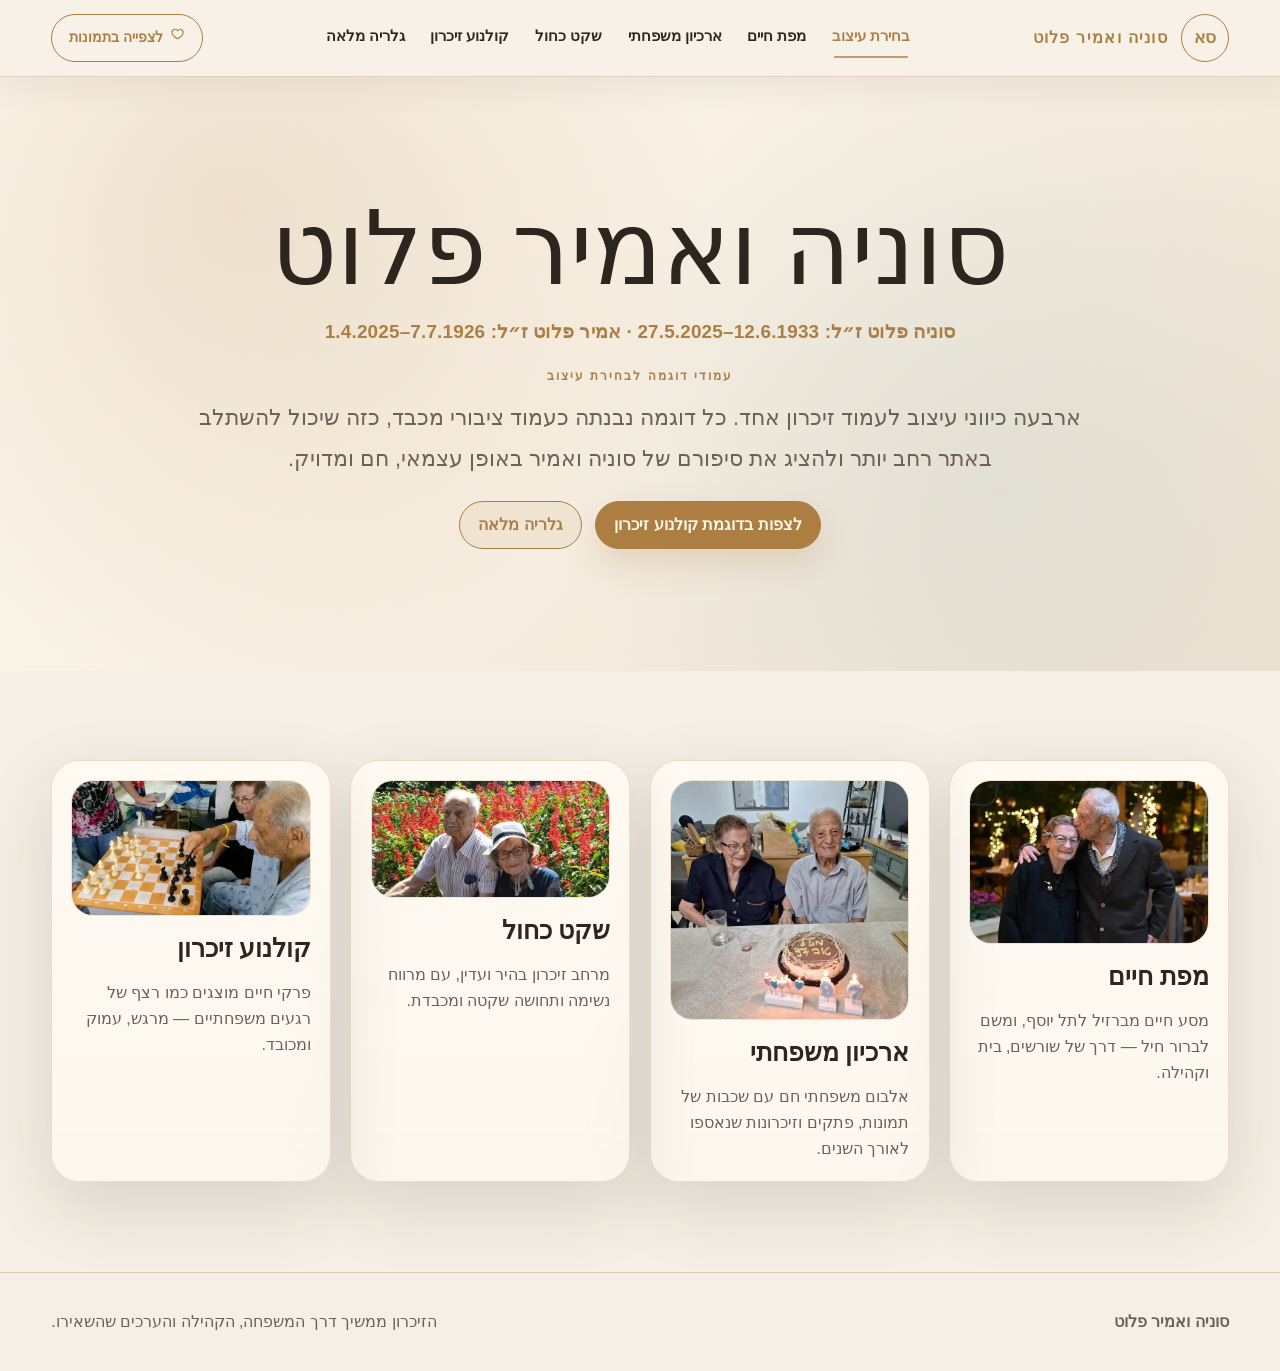
<file: index.html>
<!doctype html>
<html lang="he" dir="rtl">
<head>
  <meta charset="utf-8">
  <meta name="viewport" content="width=device-width, initial-scale=1">
  <title>סוניה ואמיר פלוט | עמודי זיכרון</title>
  <meta name="description" content="עמוד זיכרון לסוניה ואמיר פלוט, עם סיפור חיים, תמונות ותחנות משמעותיות.">
  <link rel="stylesheet" href="assets/css/new-options.css">
  <script src="assets/js/new-options.js" defer></script>
</head>
<body class="index-page">
<a class="skip-link" href="#main">דילוג לתוכן המרכזי</a>
<header class="site-header">
  <a class="brand" href="index.html" aria-label="דף הבית"><span class="brand-mark">סא</span><span>סוניה ואמיר פלוט</span></a>
  <button class="nav-toggle" type="button" data-nav-toggle aria-controls="site-nav" aria-expanded="false" aria-label="פתיחת תפריט"><span data-menu-icon></span></button>
  <nav class="site-nav" id="site-nav" data-nav aria-label="ניווט ראשי"><a href="index.html" class="is-active">בחירת עיצוב</a><a href="option-4-journey-map.html" class="">מפת חיים</a><a href="option-5-family-archive.html" class="">ארכיון משפחתי</a><a href="option-6-pastel-blue.html" class="">שקט כחול</a><a href="option-7-cinematic.html" class="">קולנוע זיכרון</a><a href="gallery-full.html" class="">גלריה מלאה</a></nav>
  <a class="header-action" href="gallery-full.html"><span data-heart-icon></span> לצפייה בתמונות</a>
</header>
<main id="main">
  <section class="index-hero">
    <div class="index-hero-inner">
      <h1 class="display">סוניה ואמיר פלוט</h1>
      <p class="dates">סוניה פלוט ז״ל: 12.6.1933–27.5.2025 · אמיר פלוט ז״ל: 7.7.1926–1.4.2025</p>
      <p class="eyebrow">עמודי דוגמה לבחירת עיצוב</p>
      <p class="lead muted">ארבעה כיווני עיצוב לעמוד זיכרון אחד. כל דוגמה נבנתה כעמוד ציבורי מכבד, כזה שיכול להשתלב באתר רחב יותר ולהציג את סיפורם של סוניה ואמיר באופן עצמאי, חם ומדויק.</p>
      <div class="btn-row" style="justify-content:center"><a class="btn" href="option-7-cinematic.html">לצפות בדוגמת קולנוע זיכרון</a><a class="btn secondary" href="gallery-full.html">גלריה מלאה</a></div>
    </div>
  </section>
  <section class="section">
    <div class="container index-grid">
      <a class="index-card" href="option-4-journey-map.html"><div class="photo-cover"><img class="" data-full="assets/shared-webp/photo-24.webp" src="assets/thumbs-webp/photo-24.webp" alt="סוניה ואמיר יחד" loading="lazy" decoding="async" width="1275" height="866"></div><strong>מפת חיים</strong><span class="muted">מסע חיים מברזיל לתל יוסף, ומשם לברור חיל — דרך של שורשים, בית וקהילה.</span></a>
      <a class="index-card" href="option-5-family-archive.html"><div class="photo-cover"><img class="" data-full="assets/shared-webp/photo-13.webp" src="assets/thumbs-webp/photo-13.webp" alt="רגע משפחתי" loading="lazy" decoding="async" width="1100" height="1100"></div><strong>ארכיון משפחתי</strong><span class="muted">אלבום משפחתי חם עם שכבות של תמונות, פתקים וזיכרונות שנאספו לאורך השנים.</span></a>
      <a class="index-card" href="option-6-pastel-blue.html"><div class="photo-cover"><img class="" data-full="assets/shared-webp/photo-10.webp" src="assets/thumbs-webp/photo-10.webp" alt="טיול משפחתי" loading="lazy" decoding="async" width="1100" height="534"></div><strong>שקט כחול</strong><span class="muted">מרחב זיכרון בהיר ועדין, עם מרווח נשימה ותחושה שקטה ומכבדת.</span></a>
      <a class="index-card" href="option-7-cinematic.html"><div class="photo-cover"><img class="" data-full="assets/shared-webp/photo-12.webp" src="assets/thumbs-webp/photo-12.webp" alt="רגע זוגי סביב משחק" loading="lazy" decoding="async" width="1100" height="619"></div><strong>קולנוע זיכרון</strong><span class="muted">פרקי חיים מוצגים כמו רצף של רגעים משפחתיים — מרגש, עמוק ומכובד.</span></a>
    </div>
  </section>
</main>
<footer class="footer">
  <div class="footer-inner">
    <strong>סוניה ואמיר פלוט</strong>
    <span>הזיכרון ממשיך דרך המשפחה, הקהילה והערכים שהשאירו.</span>
  </div>
</footer>
</body>
</html>
</file>
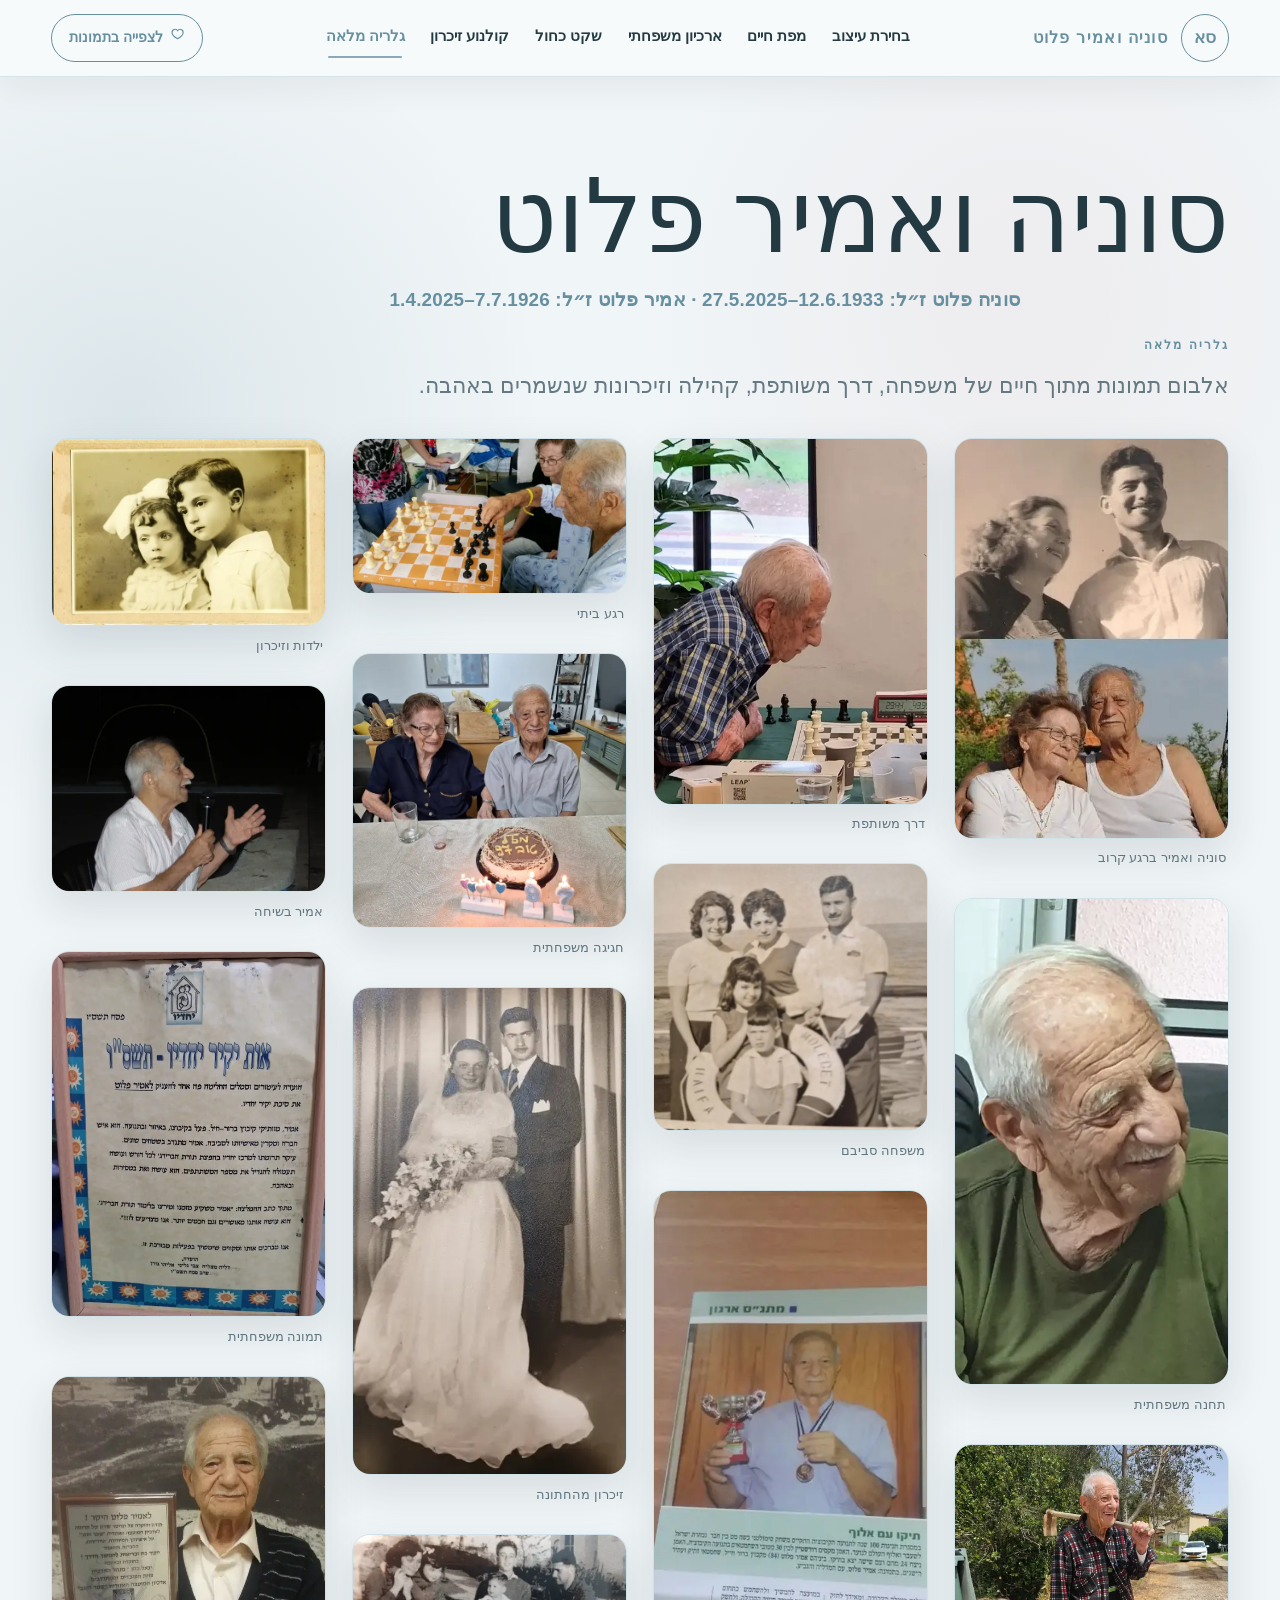
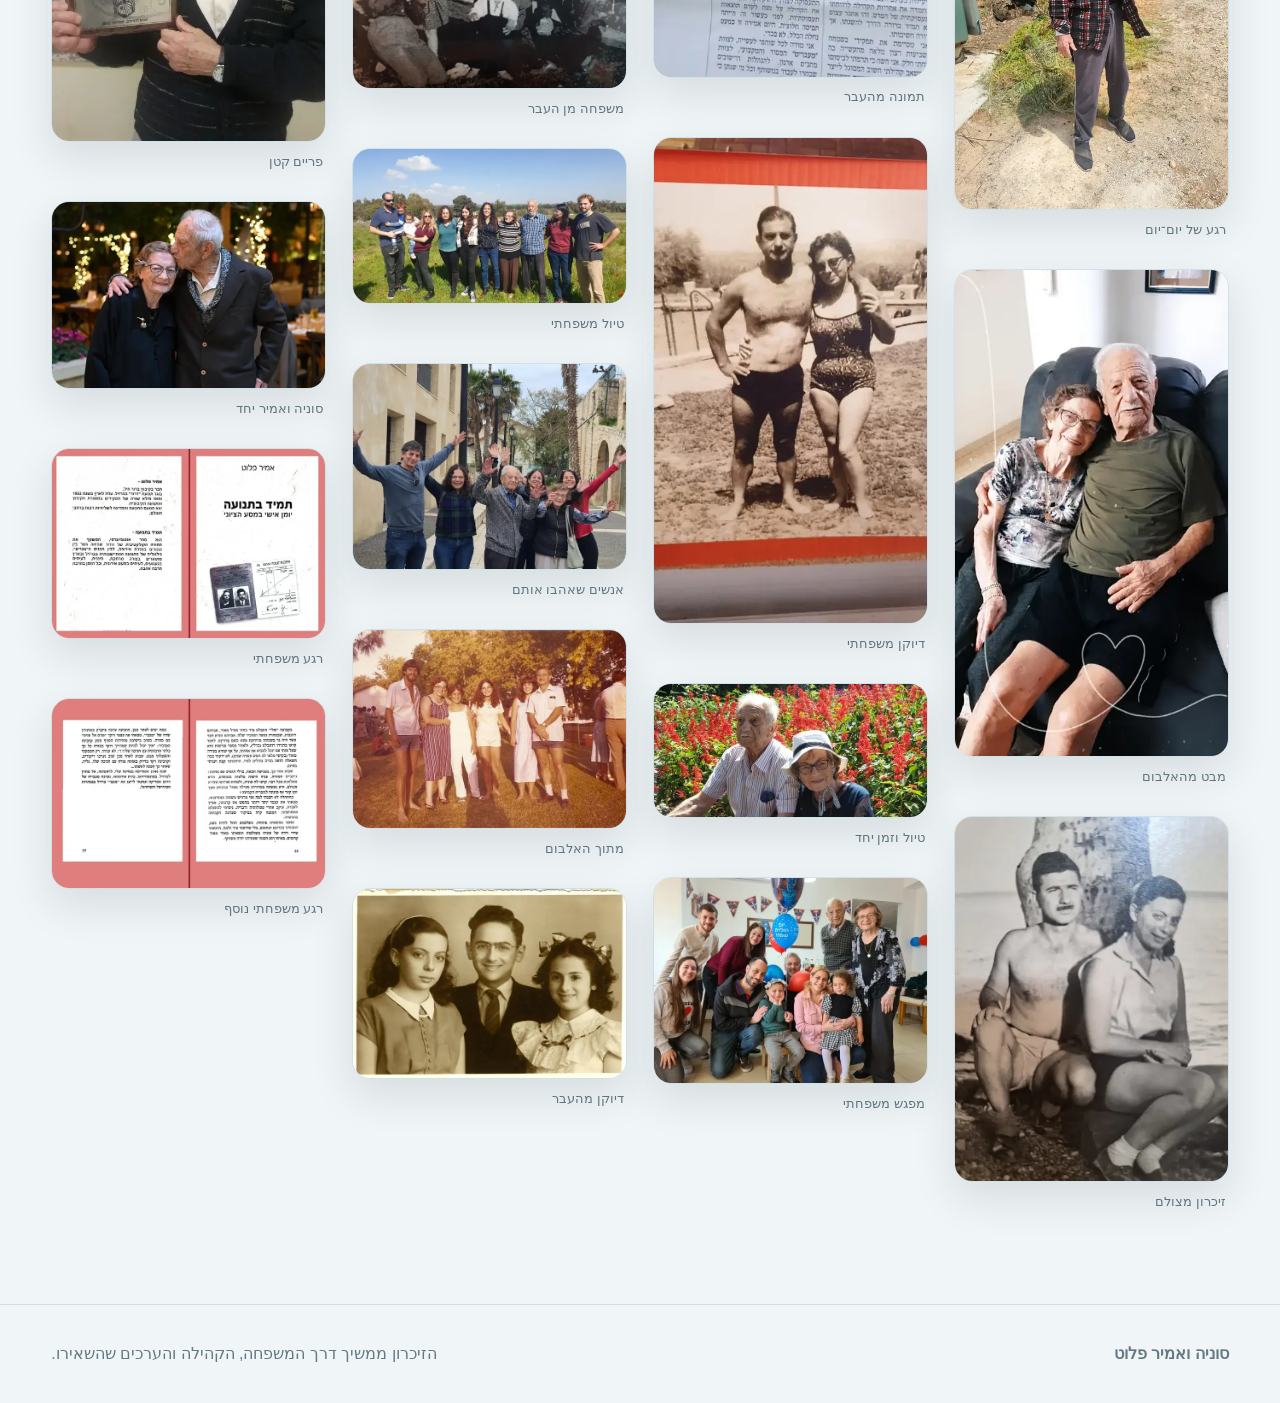
<file: gallery-full.html>
<!doctype html>
<html lang="he" dir="rtl">
<head>
  <meta charset="utf-8">
  <meta name="viewport" content="width=device-width, initial-scale=1">
  <title>גלריה מלאה | סוניה ואמיר פלוט</title>
  <meta name="description" content="עמוד זיכרון לסוניה ואמיר פלוט, עם סיפור חיים, תמונות ותחנות משמעותיות.">
  <link rel="stylesheet" href="assets/css/new-options.css">
  <script src="assets/js/new-options.js" defer></script>
</head>
<body class="page-all-gallery">
<a class="skip-link" href="#main">דילוג לתוכן המרכזי</a>
<header class="site-header">
  <a class="brand" href="index.html" aria-label="דף הבית"><span class="brand-mark">סא</span><span>סוניה ואמיר פלוט</span></a>
  <button class="nav-toggle" type="button" data-nav-toggle aria-controls="site-nav" aria-expanded="false" aria-label="פתיחת תפריט"><span data-menu-icon></span></button>
  <nav class="site-nav" id="site-nav" data-nav aria-label="ניווט ראשי"><a href="index.html" class="">בחירת עיצוב</a><a href="option-4-journey-map.html" class="">מפת חיים</a><a href="option-5-family-archive.html" class="">ארכיון משפחתי</a><a href="option-6-pastel-blue.html" class="">שקט כחול</a><a href="option-7-cinematic.html" class="">קולנוע זיכרון</a><a href="gallery-full.html" class="is-active">גלריה מלאה</a></nav>
  <a class="header-action" href="gallery-full.html"><span data-heart-icon></span> לצפייה בתמונות</a>
</header>
<main id="main">
  <section class="section">
    <div class="container">
      <h1 class="display">סוניה ואמיר פלוט</h1>
      <p class="dates">סוניה פלוט ז״ל: 12.6.1933–27.5.2025 · אמיר פלוט ז״ל: 7.7.1926–1.4.2025</p>
      <p class="eyebrow">גלריה מלאה</p>
      <p class="lead muted">אלבום תמונות מתוך חיים של משפחה, דרך משותפת, קהילה וזיכרונות שנשמרים באהבה.</p>
      <div class="all-gallery-grid" style="margin-block-start:2rem"><figure><div class="photo-cover"><img class="" data-full="assets/shared-webp/photo-01.webp" src="assets/thumbs-webp/photo-01.webp" alt="סוניה ואמיר ברגע קרוב" loading="eager" decoding="async" width="471" height="686"></div><figcaption class="caption">סוניה ואמיר ברגע קרוב</figcaption></figure><figure><div class="photo-cover"><img class="" data-full="assets/shared-webp/photo-02.webp" src="assets/thumbs-webp/photo-02.webp" alt="תחנה משפחתית" loading="lazy" decoding="async" width="619" height="1100"></div><figcaption class="caption">תחנה משפחתית</figcaption></figure><figure><div class="photo-cover"><img class="" data-full="assets/shared-webp/photo-03.webp" src="assets/thumbs-webp/photo-03.webp" alt="רגע של יום־יום" loading="lazy" decoding="async" width="825" height="1100"></div><figcaption class="caption">רגע של יום־יום</figcaption></figure><figure><div class="photo-cover"><img class="" data-full="assets/shared-webp/photo-04.webp" src="assets/thumbs-webp/photo-04.webp" alt="מבט מהאלבום" loading="lazy" decoding="async" width="618" height="1100"></div><figcaption class="caption">מבט מהאלבום</figcaption></figure><figure><div class="photo-cover"><img class="" data-full="assets/shared-webp/photo-05.webp" src="assets/thumbs-webp/photo-05.webp" alt="זיכרון מצולם" loading="lazy" decoding="async" width="825" height="1100"></div><figcaption class="caption">זיכרון מצולם</figcaption></figure><figure><div class="photo-cover"><img class="" data-full="assets/shared-webp/photo-06.webp" src="assets/thumbs-webp/photo-06.webp" alt="דרך משותפת" loading="lazy" decoding="async" width="825" height="1100"></div><figcaption class="caption">דרך משותפת</figcaption></figure><figure><div class="photo-cover"><img class="" data-full="assets/shared-webp/photo-07.webp" src="assets/thumbs-webp/photo-07.webp" alt="משפחה סביבם" loading="lazy" decoding="async" width="1100" height="1069"></div><figcaption class="caption">משפחה סביבם</figcaption></figure><figure><div class="photo-cover"><img class="" data-full="assets/shared-webp/photo-08.webp" src="assets/thumbs-webp/photo-08.webp" alt="תמונה מהעבר" loading="lazy" decoding="async" width="619" height="1100"></div><figcaption class="caption">תמונה מהעבר</figcaption></figure><figure><div class="photo-cover"><img class="" data-full="assets/shared-webp/photo-09.webp" src="assets/thumbs-webp/photo-09.webp" alt="דיוקן משפחתי" loading="lazy" decoding="async" width="619" height="1100"></div><figcaption class="caption">דיוקן משפחתי</figcaption></figure><figure><div class="photo-cover"><img class="" data-full="assets/shared-webp/photo-10.webp" src="assets/thumbs-webp/photo-10.webp" alt="טיול וזמן יחד" loading="lazy" decoding="async" width="1100" height="534"></div><figcaption class="caption">טיול וזמן יחד</figcaption></figure><figure><div class="photo-cover"><img class="" data-full="assets/shared-webp/photo-11.webp" src="assets/thumbs-webp/photo-11.webp" alt="מפגש משפחתי" loading="lazy" decoding="async" width="1100" height="825"></div><figcaption class="caption">מפגש משפחתי</figcaption></figure><figure><div class="photo-cover"><img class="" data-full="assets/shared-webp/photo-12.webp" src="assets/thumbs-webp/photo-12.webp" alt="רגע ביתי" loading="lazy" decoding="async" width="1100" height="619"></div><figcaption class="caption">רגע ביתי</figcaption></figure><figure><div class="photo-cover"><img class="" data-full="assets/shared-webp/photo-13.webp" src="assets/thumbs-webp/photo-13.webp" alt="חגיגה משפחתית" loading="lazy" decoding="async" width="1100" height="1100"></div><figcaption class="caption">חגיגה משפחתית</figcaption></figure><figure><div class="photo-cover"><img class="" data-full="assets/shared-webp/photo-14.webp" src="assets/thumbs-webp/photo-14.webp" alt="זיכרון מהחתונה" loading="lazy" decoding="async" width="619" height="1100"></div><figcaption class="caption">זיכרון מהחתונה</figcaption></figure><figure><div class="photo-cover"><img class="" data-full="assets/shared-webp/photo-15.webp" src="assets/thumbs-webp/photo-15.webp" alt="משפחה מן העבר" loading="lazy" decoding="async" width="1100" height="619"></div><figcaption class="caption">משפחה מן העבר</figcaption></figure><figure><div class="photo-cover"><img class="" data-full="assets/shared-webp/photo-16.webp" src="assets/thumbs-webp/photo-16.webp" alt="טיול משפחתי" loading="lazy" decoding="async" width="1100" height="619"></div><figcaption class="caption">טיול משפחתי</figcaption></figure><figure><div class="photo-cover"><img class="" data-full="assets/shared-webp/photo-17.webp" src="assets/thumbs-webp/photo-17.webp" alt="אנשים שאהבו אותם" loading="lazy" decoding="async" width="1100" height="825"></div><figcaption class="caption">אנשים שאהבו אותם</figcaption></figure><figure><div class="photo-cover"><img class="" data-full="assets/shared-webp/photo-18.webp" src="assets/thumbs-webp/photo-18.webp" alt="מתוך האלבום" loading="lazy" decoding="async" width="962" height="698"></div><figcaption class="caption">מתוך האלבום</figcaption></figure><figure><div class="photo-cover"><img class="" data-full="assets/shared-webp/photo-19.webp" src="assets/thumbs-webp/photo-19.webp" alt="דיוקן מהעבר" loading="lazy" decoding="async" width="1100" height="762"></div><figcaption class="caption">דיוקן מהעבר</figcaption></figure><figure><div class="photo-cover"><img class="" data-full="assets/shared-webp/photo-20.webp" src="assets/thumbs-webp/photo-20.webp" alt="ילדות וזיכרון" loading="lazy" decoding="async" width="1100" height="747"></div><figcaption class="caption">ילדות וזיכרון</figcaption></figure><figure><div class="photo-cover"><img class="" data-full="assets/shared-webp/photo-21.webp" src="assets/thumbs-webp/photo-21.webp" alt="אמיר בשיחה" loading="lazy" decoding="async" width="1100" height="825"></div><figcaption class="caption">אמיר בשיחה</figcaption></figure><figure><div class="photo-cover"><img class="" data-full="assets/shared-webp/photo-22.webp" src="assets/thumbs-webp/photo-22.webp" alt="תמונה משפחתית" loading="lazy" decoding="async" width="825" height="1100"></div><figcaption class="caption">תמונה משפחתית</figcaption></figure><figure><div class="photo-cover"><img class="" data-full="assets/shared-webp/photo-23.webp" src="assets/thumbs-webp/photo-23.webp" alt="פריים קטן" loading="lazy" decoding="async" width="480" height="640"></div><figcaption class="caption">פריים קטן</figcaption></figure><figure><div class="photo-cover"><img class="" data-full="assets/shared-webp/photo-24.webp" src="assets/thumbs-webp/photo-24.webp" alt="סוניה ואמיר יחד" loading="lazy" decoding="async" width="1275" height="866"></div><figcaption class="caption">סוניה ואמיר יחד</figcaption></figure><figure><div class="photo-cover"><img class="" data-full="assets/shared-webp/photo-25.webp" src="assets/thumbs-webp/photo-25.webp" alt="רגע משפחתי" loading="lazy" decoding="async" width="1040" height="720"></div><figcaption class="caption">רגע משפחתי</figcaption></figure><figure><div class="photo-cover"><img class="" data-full="assets/shared-webp/photo-26.webp" src="assets/thumbs-webp/photo-26.webp" alt="רגע משפחתי נוסף" loading="lazy" decoding="async" width="1040" height="720"></div><figcaption class="caption">רגע משפחתי נוסף</figcaption></figure></div>
    </div>
  </section>
</main><footer class="footer">
  <div class="footer-inner">
    <strong>סוניה ואמיר פלוט</strong>
    <span>הזיכרון ממשיך דרך המשפחה, הקהילה והערכים שהשאירו.</span>
  </div>
</footer>
</body>
</html>
</file>
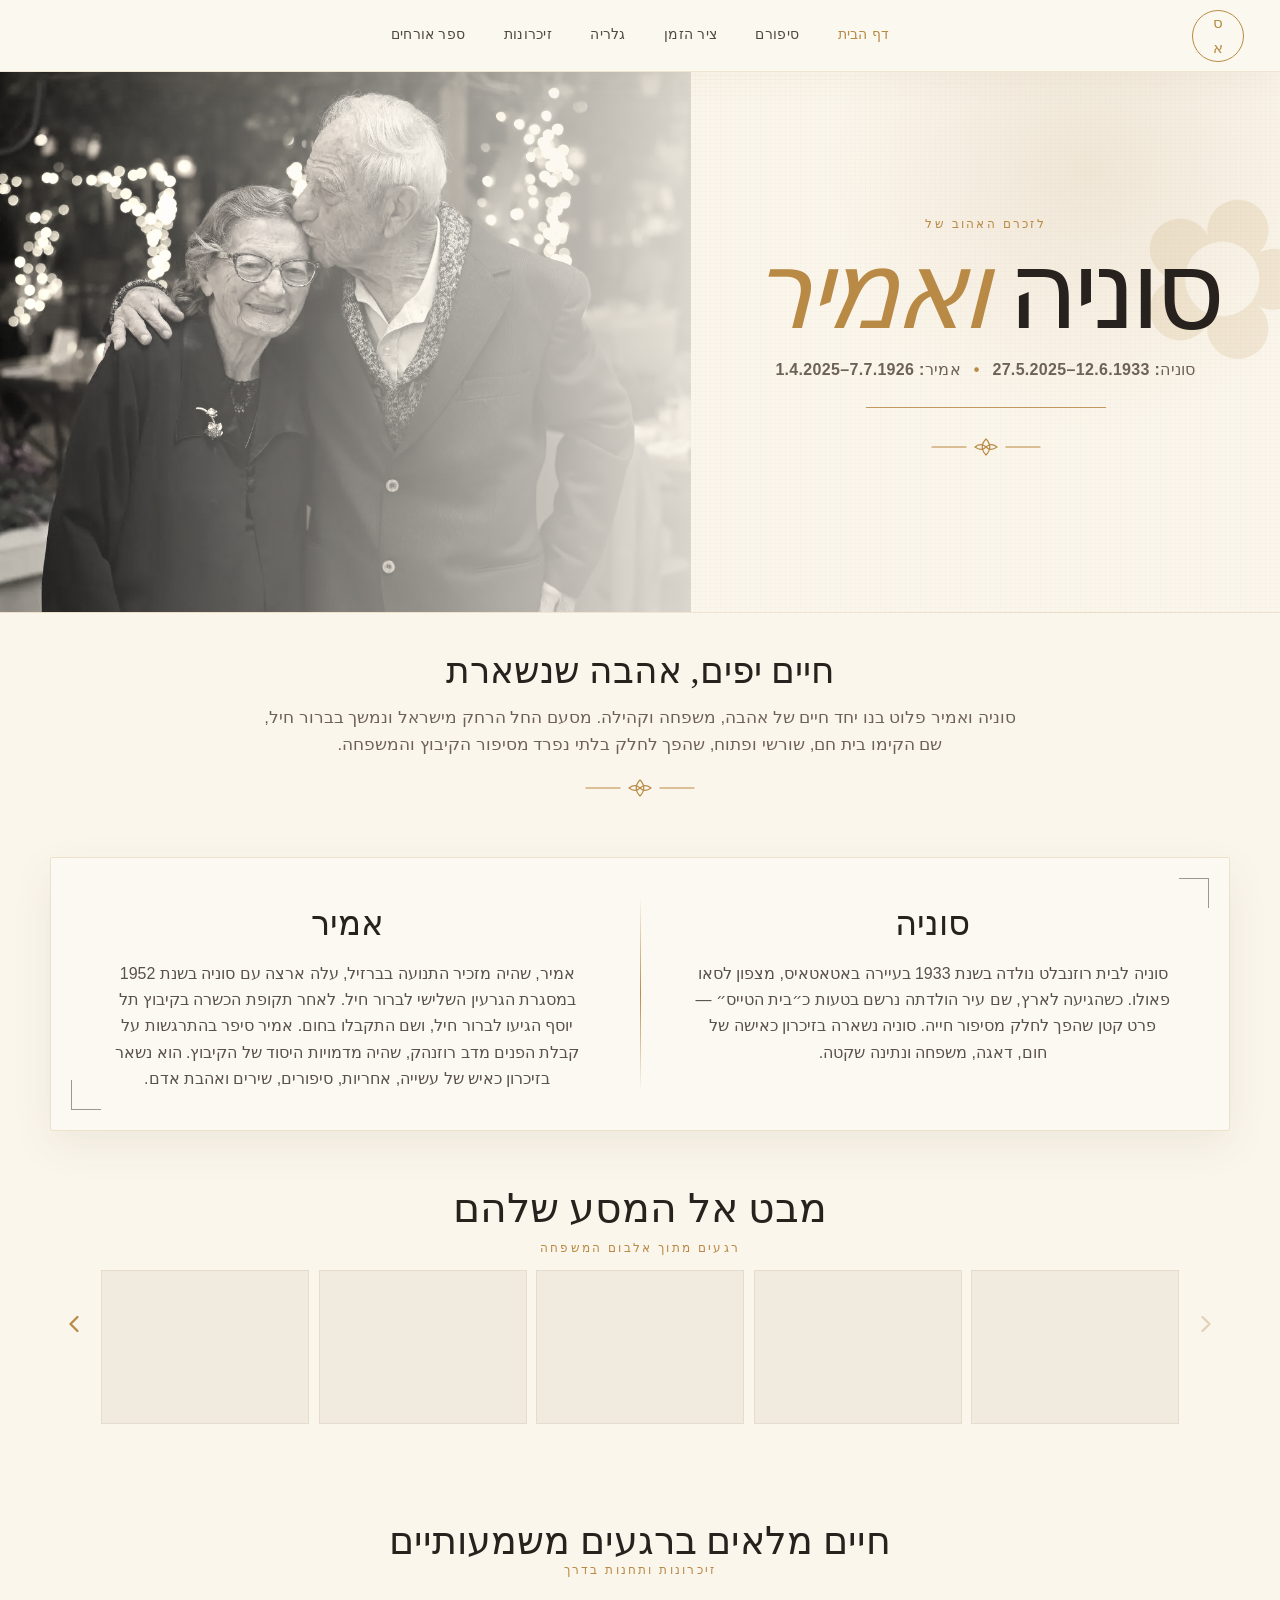
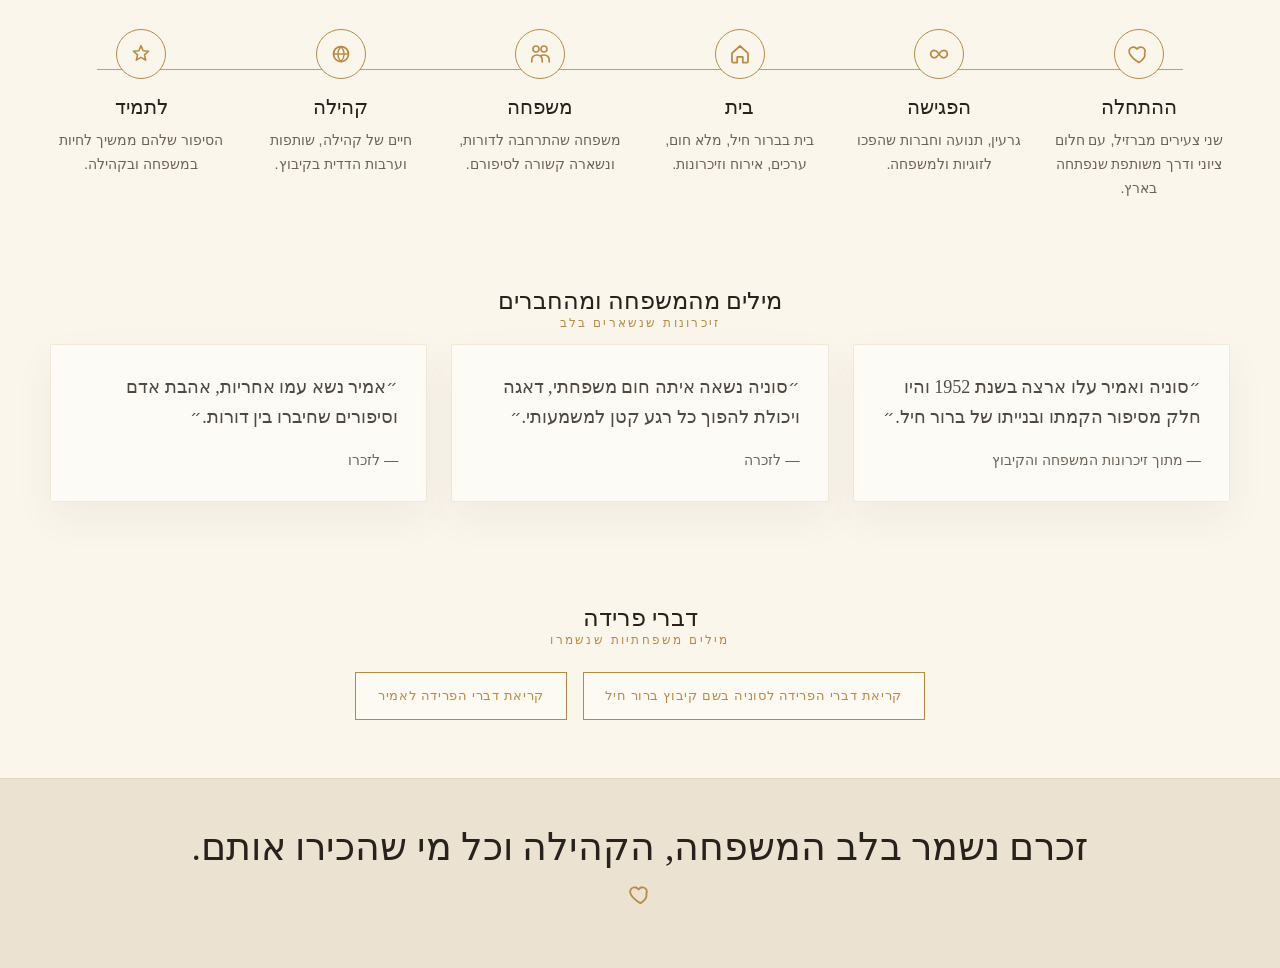
<file: option-1-classic-book.html>
<!doctype html>
<html lang="he" dir="rtl">
<head>
  <meta charset="utf-8" />
  <meta name="viewport" content="width=device-width, initial-scale=1" />
  <title>סוניה ואמיר פלוט | ספר זיכרון קלאסי</title>
  <meta name="description" content="עמוד זיכרון קלאסי, בהיר ואלגנטי לסוניה ואמיר פלוט." />
  <link rel="icon" href="data:image/svg+xml,%3Csvg xmlns='http://www.w3.org/2000/svg' viewBox='0 0 64 64'%3E%3Crect width='64' height='64' rx='32' fill='%23f6efe4'/%3E%3Ctext x='32' y='39' text-anchor='middle' font-size='24' fill='%23b98a45'%3E%D7%A1%D7%90%3C/text%3E%3C/svg%3E">
  <link rel="preload" as="image" href="assets/shared-webp/photo-24.webp" fetchpriority="high" />
  <link rel="stylesheet" href="assets/css/styles.css" />
</head>
<body class="memorial-page design-classic">
  <header class="site-header classic-header">
    <a class="brand monogram" href="index.html" aria-label="חזרה לבחירת עיצוב"><span>ס</span><span>א</span></a>
    <button class="nav-toggle" type="button" data-nav-toggle aria-label="פתיחת תפריט" aria-expanded="false">תפריט</button>
    <nav class="site-nav" data-nav aria-label="ניווט ראשי">
      <a href="#home" class="active">דף הבית</a><a href="#story" class="">סיפורם</a><a href="#timeline" class="">ציר הזמן</a><a href="#gallery" class="">גלריה</a><a href="#tributes" class="">זיכרונות</a><a href="#guestbook" class="">ספר אורחים</a>
    </nav>
    
  </header>

  <main id="home">
    <section class="classic-hero linen">
      <div class="classic-hero-image">
        <img src="assets/shared-webp/photo-24.webp" alt="סוניה ואמיר פלוט יחד" loading="eager" decoding="async" fetchpriority="high" width="1275" height="866">
      </div>
      <div class="classic-hero-copy">
        <p class="eyebrow">לזכרם האהוב של</p>
        <h1>סוניה <em>ואמיר</em></h1>
        <p class="life-dates">סוניה: 12.6.1933–27.5.2025 <span>•</span> אמיר: 7.7.1926–1.4.2025</p>
        <div class="title-rule" aria-hidden="true"></div>
        <div class="gold-flourish" aria-hidden="true"><svg class="flourish-icon" viewBox="0 0 120 24" fill="none" aria-hidden="true"><path d="M6 12h34M80 12h34" stroke="currentColor" stroke-width="1.2" stroke-linecap="round"/><path d="M60 4c5 5 5 11 0 16-5-5-5-11 0-16Z" stroke="currentColor" stroke-width="1.2"/><path d="M49 12c4-3 8-3 11 0-3 3-7 3-11 0Zm22 0c-4-3-8-3-11 0 3 3 7 3 11 0Z" stroke="currentColor" stroke-width="1.1"/></svg></div>
      </div>
    </section>

    <section class="classic-intro section-wrap">
      <h2>חיים יפים, אהבה שנשארת</h2>
      <p>סוניה ואמיר פלוט בנו יחד חיים של אהבה, משפחה וקהילה. מסעם החל הרחק מישראל ונמשך בברור חיל, שם הקימו בית חם, שורשי ופתוח, שהפך לחלק בלתי נפרד מסיפור הקיבוץ והמשפחה.</p>
      <div class="gold-flourish" aria-hidden="true"><svg class="flourish-icon" viewBox="0 0 120 24" fill="none" aria-hidden="true"><path d="M6 12h34M80 12h34" stroke="currentColor" stroke-width="1.2" stroke-linecap="round"/><path d="M60 4c5 5 5 11 0 16-5-5-5-11 0-16Z" stroke="currentColor" stroke-width="1.2"/><path d="M49 12c4-3 8-3 11 0-3 3-7 3-11 0Zm22 0c-4-3-8-3-11 0 3 3 7 3 11 0Z" stroke="currentColor" stroke-width="1.1"/></svg></div>
    </section>

    <section id="story" class="classic-duo section-wrap">
      <article>
        <span class="corner corner-a"></span>
        <h3>סוניה</h3>
        <p>סוניה לבית רוזנבלט נולדה בשנת 1933 בעיירה באטאטאיס, מצפון לסאו פאולו. כשהגיעה לארץ, שם עיר הולדתה נרשם בטעות כ״בית הטייס״ — פרט קטן שהפך לחלק מסיפור חייה. סוניה נשארה בזיכרון כאישה של חום, דאגה, משפחה ונתינה שקטה.</p>
      </article>
      <div class="classic-divider" aria-hidden="true"></div>
      <article>
        <span class="corner corner-b"></span>
        <h3>אמיר</h3>
        <p>אמיר, שהיה מזכיר התנועה בברזיל, עלה ארצה עם סוניה בשנת 1952 במסגרת הגרעין השלישי לברור חיל. לאחר תקופת הכשרה בקיבוץ תל יוסף הגיעו לברור חיל, ושם התקבלו בחום. אמיר סיפר בהתרגשות על קבלת הפנים מדב רוזנהק, שהיה מדמויות היסוד של הקיבוץ. הוא נשאר בזיכרון כאיש של עשייה, אחריות, סיפורים, שירים ואהבת אדם.</p>
      </article>
    </section>

    <section id="gallery" class="classic-gallery section-wrap" data-gallery>
      <div class="section-heading centered">
        <h2>מבט אל המסע שלהם</h2>
        <p class="eyebrow">רגעים מתוך אלבום המשפחה</p>
      </div>
      <button class="gallery-arrow prev" data-gallery-prev aria-label="תמונות קודמות"></button>
      <div class="gallery-window">
        <div class="gallery-track classic-track" data-gallery-track>
          <img data-full="assets/shared-webp/photo-14.webp" src="assets/thumbs-webp/photo-14.webp" alt="סוניה ואמיר ביום חתונתם"  loading="lazy" decoding="async" width="619" height="1100">
          <img data-full="assets/shared-webp/photo-24.webp" src="assets/thumbs-webp/photo-24.webp" alt="סוניה ואמיר ברגע משפחתי"  loading="lazy" decoding="async" fetchpriority="high" width="1275" height="866">
          <img data-full="assets/shared-webp/photo-10.webp" src="assets/thumbs-webp/photo-10.webp" alt="סוניה ואמיר בטיול"  loading="lazy" decoding="async" width="1100" height="534">
          <img data-full="assets/shared-webp/photo-11.webp" src="assets/thumbs-webp/photo-11.webp" alt="מפגש משפחתי"  loading="lazy" decoding="async" width="1100" height="825">
          <img data-full="assets/shared-webp/photo-13.webp" src="assets/thumbs-webp/photo-13.webp" alt="חגיגה משפחתית"  loading="lazy" decoding="async" width="1100" height="1100">
          <img data-full="assets/shared-webp/photo-15.webp" src="assets/thumbs-webp/photo-15.webp" alt="תמונה משפחתית ישנה"  loading="lazy" decoding="async" width="1100" height="619">
          <img data-full="assets/shared-webp/photo-17.webp" src="assets/thumbs-webp/photo-17.webp" alt="משפחה וחברים"  loading="lazy" decoding="async" width="1100" height="825">
          <img data-full="assets/shared-webp/photo-19.webp" src="assets/thumbs-webp/photo-19.webp" alt="דיוקן משפחתי מן העבר"  loading="lazy" decoding="async" width="1100" height="762">
          <img data-full="assets/shared-webp/photo-20.webp" src="assets/thumbs-webp/photo-20.webp" alt="תמונה ישנה מאלבום המשפחה"  loading="lazy" decoding="async" width="1100" height="747">
          <img data-full="assets/shared-webp/photo-21.webp" src="assets/thumbs-webp/photo-21.webp" alt="אמיר ברגע של שיחה"  loading="lazy" decoding="async" width="1100" height="825">
        </div>
      </div>
      <button class="gallery-arrow next" data-gallery-next aria-label="תמונות הבאות"></button>
    </section>

    <section id="timeline" class="classic-timeline section-wrap">
      <div class="section-heading centered">
        <h2>חיים מלאים ברגעים משמעותיים</h2>
        <p class="eyebrow">זיכרונות ותחנות בדרך</p>
      </div>
      <ol class="timeline-row">
        <li><span><svg class="ui-icon" viewBox="0 0 24 24" fill="none" aria-hidden="true"><path d="M12 20.5s-7.2-4.35-9.4-8.85C1.15 8.7 2.75 5.5 5.85 5.1c1.75-.22 3.35.62 4.25 2.02.9-1.4 2.5-2.24 4.25-2.02 3.1.4 4.7 3.6 3.25 6.55C19.2 16.15 12 20.5 12 20.5Z" stroke="currentColor" stroke-width="1.75" stroke-linejoin="round"/></svg></span><strong>ההתחלה</strong><p>שני צעירים מברזיל, עם חלום ציוני ודרך משותפת שנפתחה בארץ.</p></li>
        <li><span><svg class="ui-icon" viewBox="0 0 24 24" fill="none" aria-hidden="true"><path d="M7.4 8.25c2.45 0 3.45 2.05 4.6 3.75 1.15-1.7 2.15-3.75 4.6-3.75a3.75 3.75 0 0 1 0 7.5c-2.45 0-3.45-2.05-4.6-3.75-1.15 1.7-2.15 3.75-4.6 3.75a3.75 3.75 0 0 1 0-7.5Z" stroke="currentColor" stroke-width="1.75" stroke-linecap="round" stroke-linejoin="round"/></svg></span><strong>הפגישה</strong><p>גרעין, תנועה וחברות שהפכו לזוגיות ולמשפחה.</p></li>
        <li><span><svg class="ui-icon" viewBox="0 0 24 24" fill="none" aria-hidden="true"><path d="M4 11.2 12 4l8 7.2v8.3a1 1 0 0 1-1 1h-4.2v-5.6H9.2v5.6H5a1 1 0 0 1-1-1v-8.3Z" stroke="currentColor" stroke-width="1.75" stroke-linecap="round" stroke-linejoin="round"/></svg></span><strong>בית</strong><p>בית בברור חיל, מלא חום, ערכים, אירוח וזיכרונות.</p></li>
        <li><span><svg class="ui-icon" viewBox="0 0 24 24" fill="none" aria-hidden="true"><path d="M8 10a3 3 0 1 0 0-6 3 3 0 0 0 0 6Zm8 0a3 3 0 1 0 0-6 3 3 0 0 0 0 6ZM3.8 20v-2.1A4.9 4.9 0 0 1 8.7 13h.6a4.9 4.9 0 0 1 4.9 4.9V20M13.3 13.55A4.8 4.8 0 0 1 16 13h.4a4.8 4.8 0 0 1 4.8 4.8V20" stroke="currentColor" stroke-width="1.65" stroke-linecap="round" stroke-linejoin="round"/></svg></span><strong>משפחה</strong><p>משפחה שהתרחבה לדורות, ונשארה קשורה לסיפורם.</p></li>
        <li><span><svg class="ui-icon" viewBox="0 0 24 24" fill="none" aria-hidden="true"><circle cx="12" cy="12" r="7.5" stroke="currentColor" stroke-width="1.75"/><path d="M4.5 12h15M12 4.5c2.1 2.25 3.15 4.75 3.15 7.5S14.1 17.25 12 19.5C9.9 17.25 8.85 14.75 8.85 12S9.9 6.75 12 4.5Z" stroke="currentColor" stroke-width="1.35" stroke-linecap="round"/></svg></span><strong>קהילה</strong><p>חיים של קהילה, שותפות וערבות הדדית בקיבוץ.</p></li>
        <li><span><svg class="ui-icon" viewBox="0 0 24 24" fill="none" aria-hidden="true"><path d="m12 3.7 2.15 5.05 5.45.48-4.13 3.6 1.23 5.34L12 15.42l-4.7 2.75 1.23-5.34-4.13-3.6 5.45-.48L12 3.7Z" stroke="currentColor" stroke-width="1.6" stroke-linejoin="round"/></svg></span><strong>לתמיד</strong><p>הסיפור שלהם ממשיך לחיות במשפחה ובקהילה.</p></li>
      </ol>
    </section>

    <section id="tributes" class="classic-tributes section-wrap">
      <div class="section-heading centered">
        <h2>מילים מהמשפחה ומהחברים</h2>
        <p class="eyebrow">זיכרונות שנשארים בלב</p>
      </div>
      <div class="quote-grid">
        <blockquote>״סוניה ואמיר עלו ארצה בשנת 1952 והיו חלק מסיפור הקמתו ובנייתו של ברור חיל.״<cite>— מתוך זיכרונות המשפחה והקיבוץ</cite></blockquote>
        <blockquote>״סוניה נשאה איתה חום משפחתי, דאגה ויכולת להפוך כל רגע קטן למשמעותי.״<cite>— לזכרה</cite></blockquote>
        <blockquote>״אמיר נשא עמו אחריות, אהבת אדם וסיפורים שחיברו בין דורות.״<cite>— לזכרו</cite></blockquote>
      </div>
    </section>

    <section id="guestbook" class="memorial-documents section-wrap">
      <div class="section-heading centered">
        <h2>דברי פרידה</h2>
        <p class="eyebrow">מילים משפחתיות שנשמרו</p>
      </div>
      <div class="document-links">
        <a href="assets/docs/farewell-sonia.pdf" target="_blank" rel="noopener">קריאת דברי הפרידה לסוניה בשם קיבוץ ברור חיל</a>
        <a href="assets/docs/farewell-amir.pdf" target="_blank" rel="noopener">קריאת דברי הפרידה לאמיר</a>
      </div>
    </section>
  </main>

  <footer class="classic-footer">
    <p>זכרם נשמר בלב המשפחה, הקהילה וכל מי שהכירו אותם.</p>
    <span><svg class="ui-icon" viewBox="0 0 24 24" fill="none" aria-hidden="true"><path d="M12 20.5s-7.2-4.35-9.4-8.85C1.15 8.7 2.75 5.5 5.85 5.1c1.75-.22 3.35.62 4.25 2.02.9-1.4 2.5-2.24 4.25-2.02 3.1.4 4.7 3.6 3.25 6.55C19.2 16.15 12 20.5 12 20.5Z" stroke="currentColor" stroke-width="1.75" stroke-linejoin="round"/></svg></span>
  </footer>
  <script src="assets/js/main.js"></script>
</body>
</html>
</file>
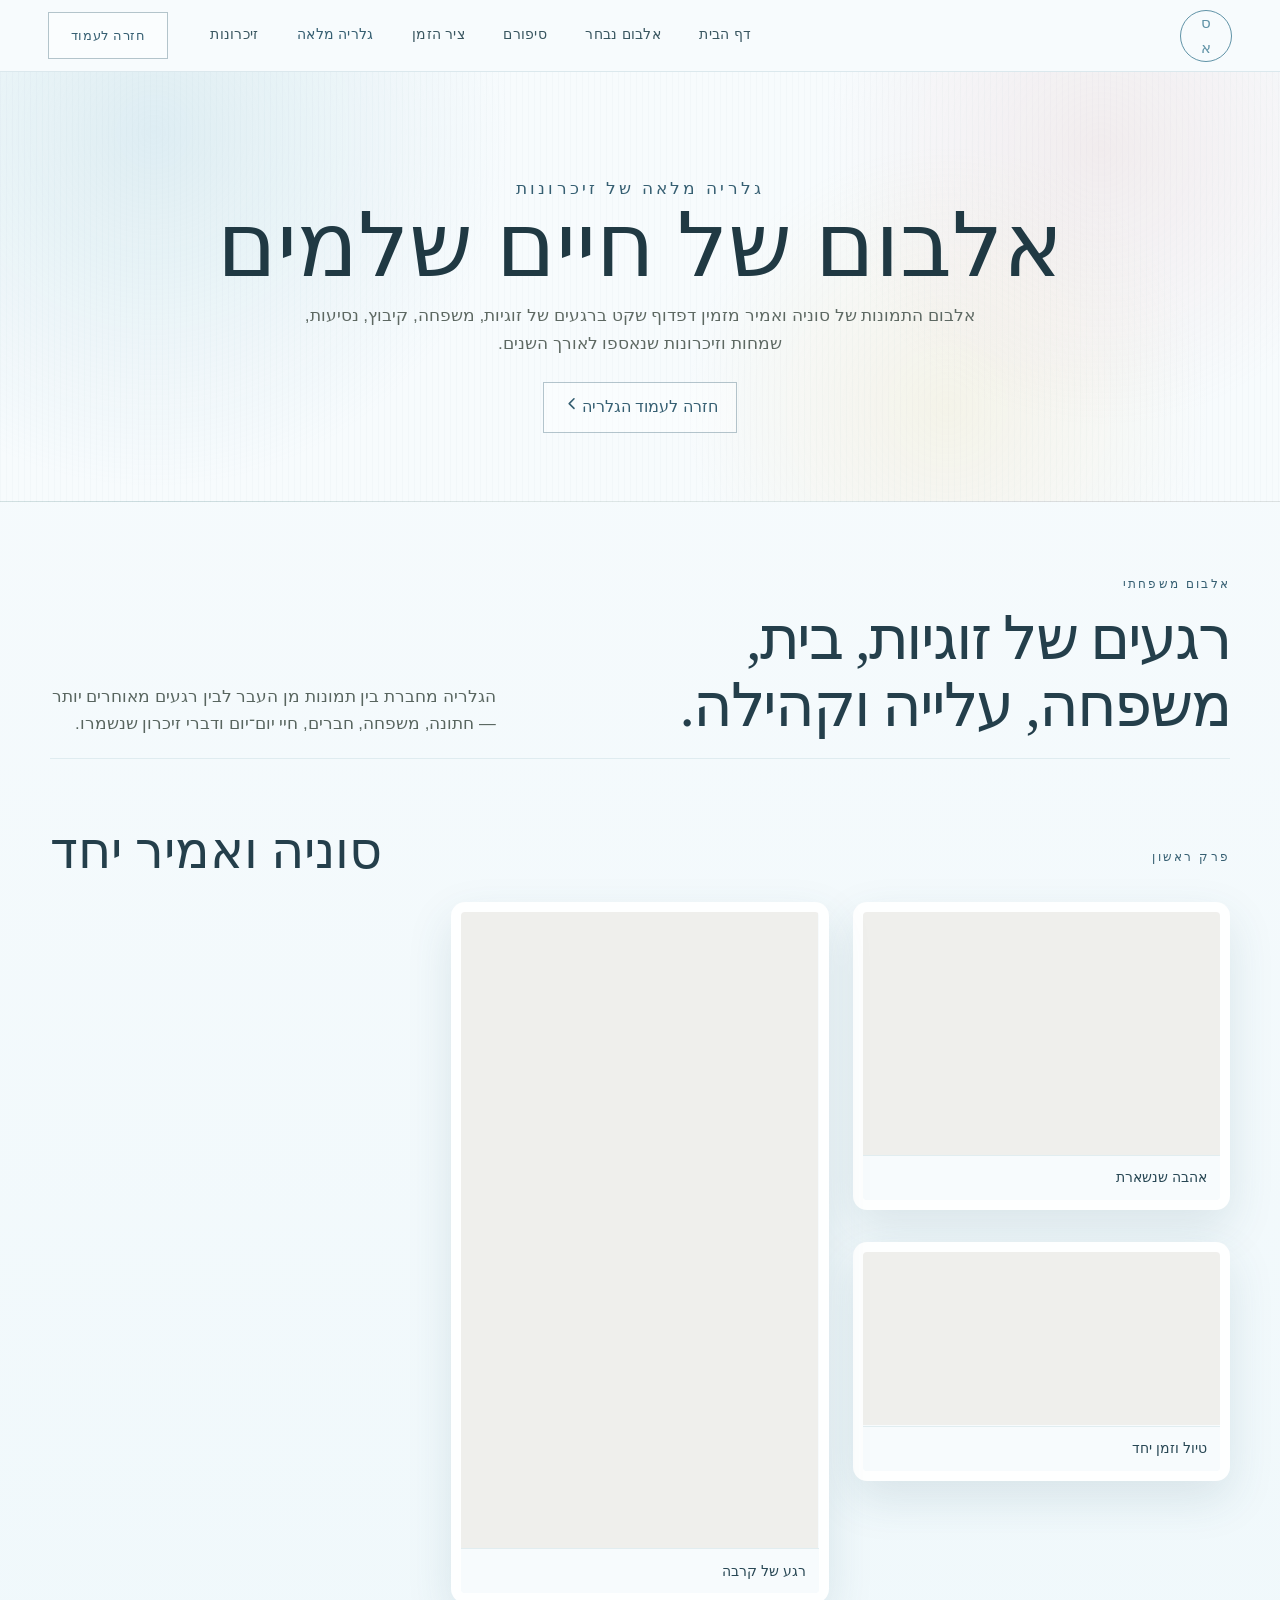
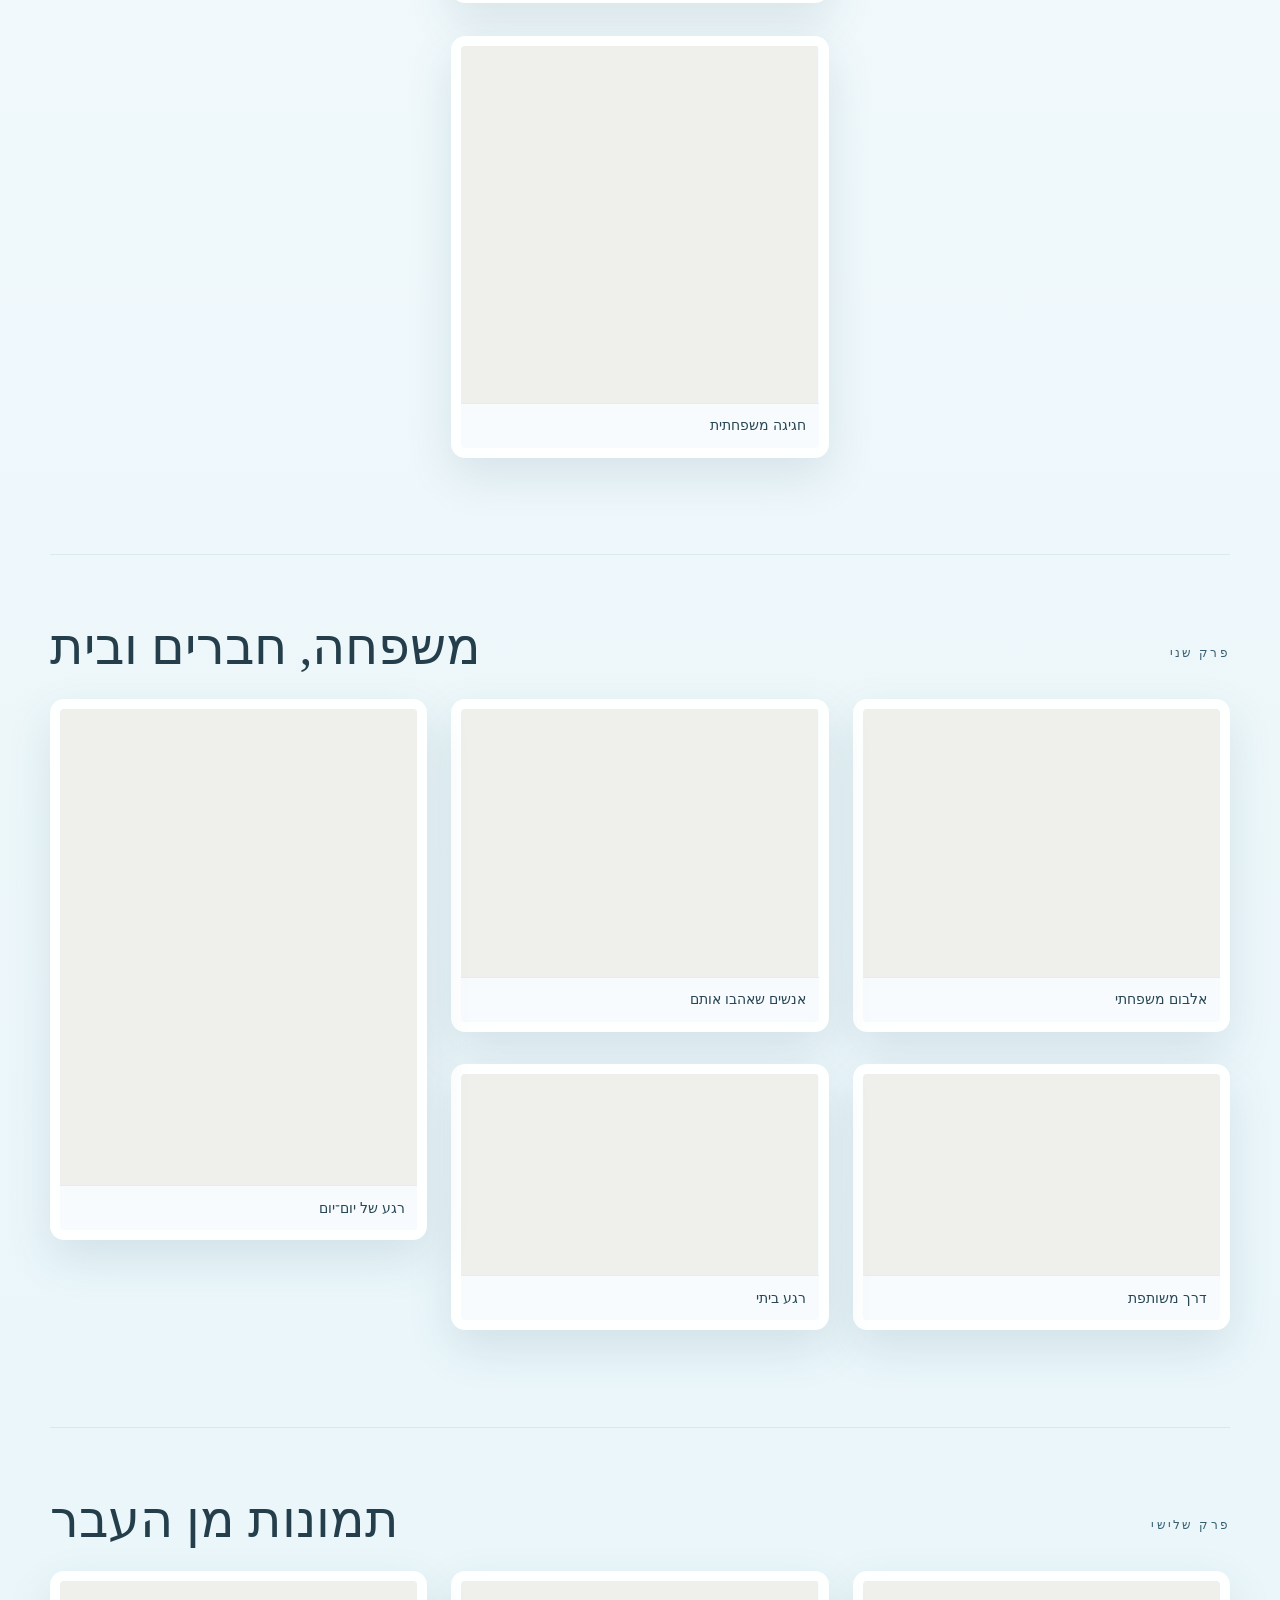
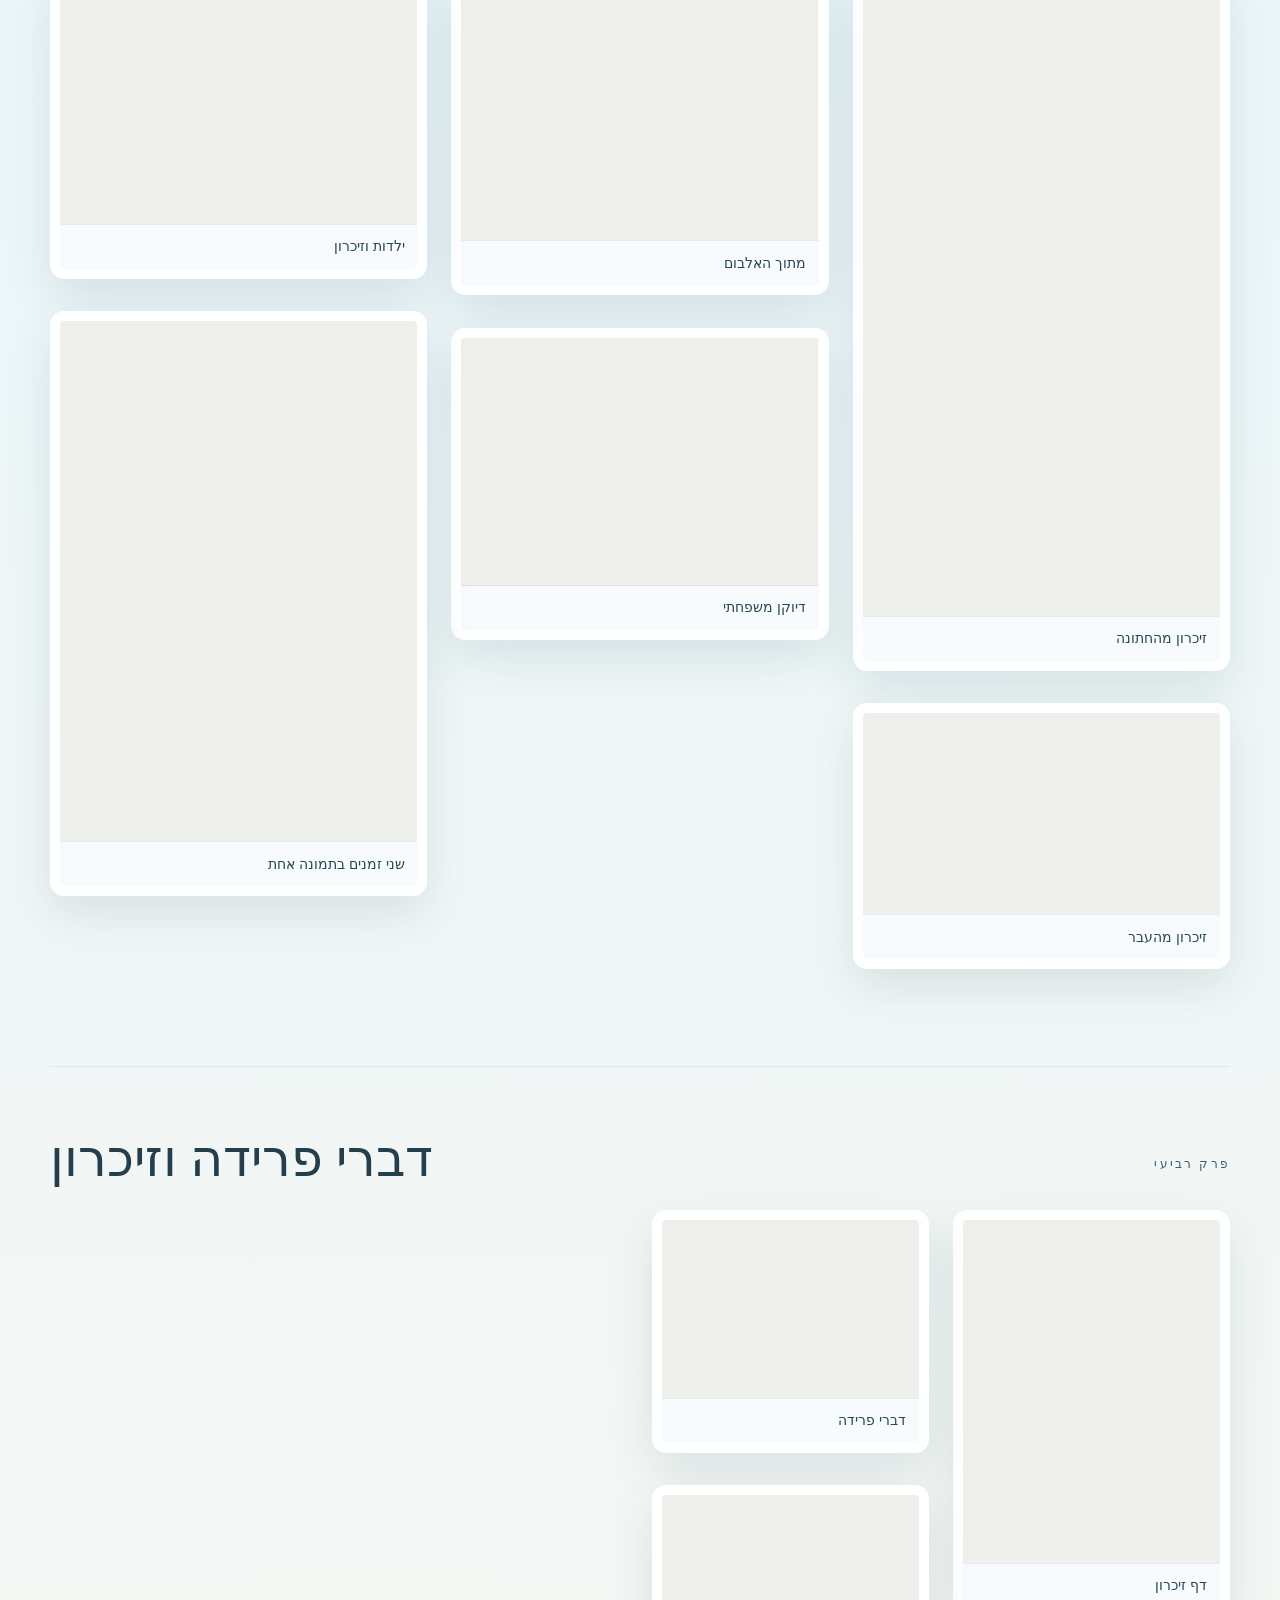
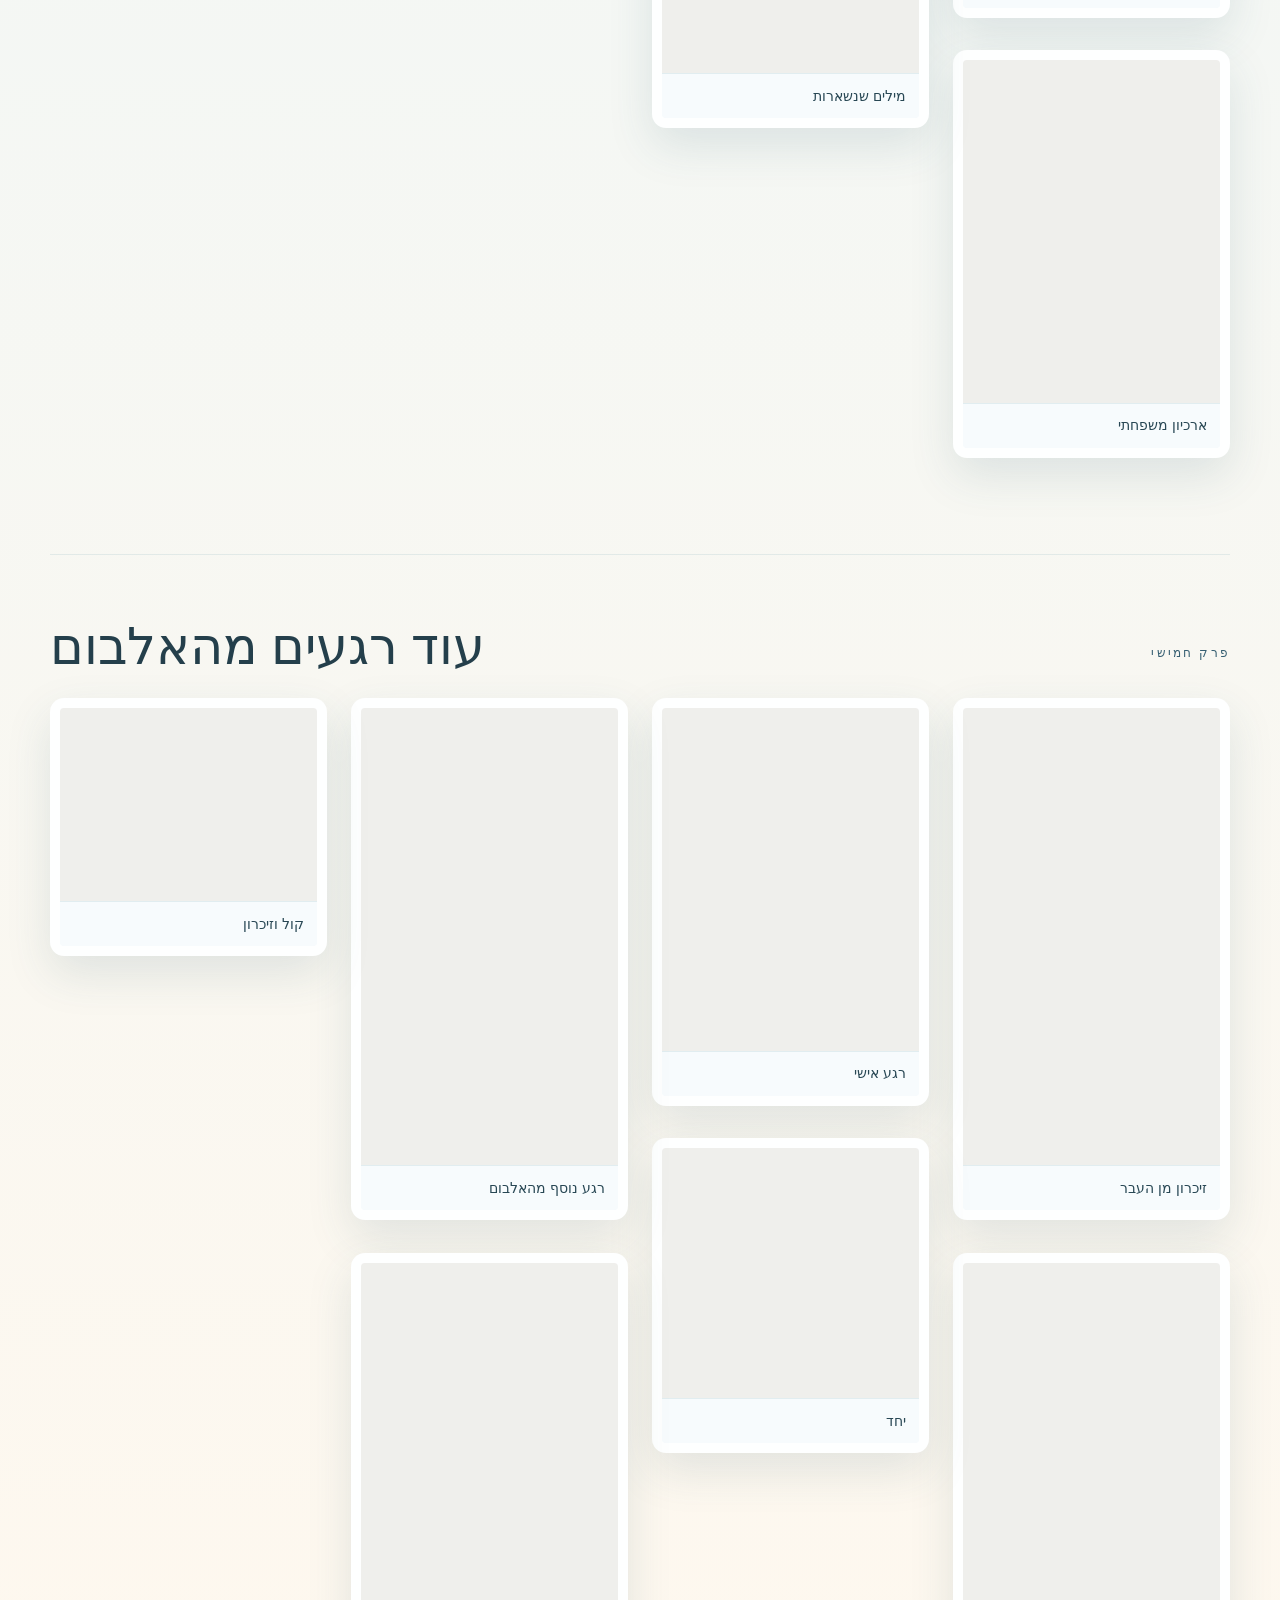
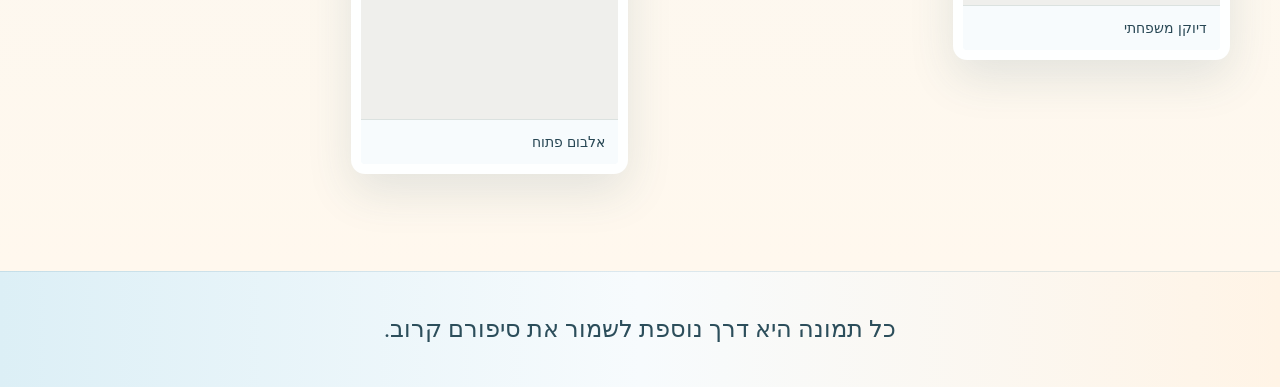
<file: option-2-gallery.html>
<!doctype html>
<html lang="he" dir="rtl">
<head>
  <meta charset="utf-8" />
  <meta name="viewport" content="width=device-width, initial-scale=1" />
  <title>סוניה ואמיר פלוט | גלריה מלאה של זיכרונות</title>
  <meta name="description" content="גלריית תמונות מלאה, מסודרת ונקייה לזכרם של סוניה ואמיר פלוט." />
  <link rel="icon" href="data:image/svg+xml,%3Csvg xmlns='http://www.w3.org/2000/svg' viewBox='0 0 64 64'%3E%3Crect width='64' height='64' rx='32' fill='%23f6efe4'/%3E%3Ctext x='32' y='39' text-anchor='middle' font-size='24' fill='%236d8f88'%3E%D7%A1%D7%90%3C/text%3E%3C/svg%3E">
  <link rel="preload" as="image" href="assets/shared-webp/photo-24.webp" fetchpriority="high" />
  <link rel="stylesheet" href="assets/css/styles.css" />
</head>
<body class="memorial-page design-gallery gallery-page-shell">
  <header class="site-header gallery-header">
    <a class="brand monogram" href="index.html" aria-label="חזרה לבחירת עיצוב"><span>ס</span><span>א</span></a>
    <button class="nav-toggle" type="button" data-nav-toggle aria-label="פתיחת תפריט" aria-expanded="false">תפריט</button>
    <nav class="site-nav" data-nav aria-label="ניווט ראשי">
      <a href="option-2-modern-gallery.html">דף הבית</a>
      <a href="option-2-modern-gallery.html#gallery">אלבום נבחר</a>
      <a href="option-2-modern-gallery.html#story">סיפורם</a>
      <a href="option-2-modern-gallery.html#timeline">ציר הזמן</a>
      <a href="option-2-gallery.html" class="active">גלריה מלאה</a>
      <a href="option-2-modern-gallery.html#tributes">זיכרונות</a>
    </nav>
    <a class="outline-button desktop-only" href="option-2-modern-gallery.html">חזרה לעמוד</a>
  </header>

  <main>
    <section class="gallery-page-hero paper-grain">
      <div class="section-wrap gallery-page-intro">
        <p class="eyebrow">גלריה מלאה של זיכרונות</p>
        <h1>אלבום של חיים שלמים</h1>
        <p>אלבום התמונות של סוניה ואמיר מזמין דפדוף שקט ברגעים של זוגיות, משפחה, קיבוץ, נסיעות, שמחות וזיכרונות שנאספו לאורך השנים.</p>
        <a class="gallery-page-back" href="option-2-modern-gallery.html">חזרה לעמוד הגלריה <svg class="link-icon" viewBox="0 0 24 24" fill="none" aria-hidden="true"><path d="M15 18L9 12L15 6" stroke="currentColor" stroke-width="2" stroke-linecap="round" stroke-linejoin="round"/></svg></a>
      </div>
    </section>

    <section class="gallery-curator section-wrap" aria-labelledby="gallery-curator-title">
      <div>
        <p class="eyebrow">אלבום משפחתי</p>
        <h2 id="gallery-curator-title">רגעים של זוגיות, בית, משפחה, עלייה וקהילה.</h2>
      </div>
      <p>הגלריה מחברת בין תמונות מן העבר לבין רגעים מאוחרים יותר — חתונה, משפחה, חברים, חיי יום־יום ודברי זיכרון שנשמרו.</p>
    </section>

    <section class="gallery-collection section-wrap" aria-labelledby="collection-love">
      <header class="collection-heading">
        <p class="eyebrow">פרק ראשון</p>
        <h2 id="collection-love">סוניה ואמיר יחד</h2>
      </header>
      <div class="full-gallery-grid modern-masonry-gallery">
        <figure><img data-full="assets/shared-webp/photo-24.webp" src="assets/thumbs-webp/photo-24.webp" alt="סוניה ואמיר ברגע קרוב ומואר" loading="eager" decoding="async" fetchpriority="high" width="1275" height="866"><figcaption>אהבה שנשארת</figcaption></figure>
        <figure><img data-full="assets/shared-webp/photo-10.webp" src="assets/thumbs-webp/photo-10.webp" alt="סוניה ואמיר בטיול בין פרחים" loading="lazy" decoding="async" width="1100" height="534"><figcaption>טיול וזמן יחד</figcaption></figure>
        <figure><img data-full="assets/shared-webp/photo-04.webp" src="assets/thumbs-webp/photo-04.webp" alt="סוניה ואמיר יושבים יחד" loading="lazy" decoding="async" width="618" height="1100"><figcaption>רגע של קרבה</figcaption></figure>
        <figure><img data-full="assets/shared-webp/photo-13.webp" src="assets/thumbs-webp/photo-13.webp" alt="סוניה ואמיר בחגיגה משפחתית" loading="lazy" decoding="async" width="1100" height="1100"><figcaption>חגיגה משפחתית</figcaption></figure>
      </div>
    </section>

    <section class="gallery-collection section-wrap" aria-labelledby="collection-family">
      <header class="collection-heading">
        <p class="eyebrow">פרק שני</p>
        <h2 id="collection-family">משפחה, חברים ובית</h2>
      </header>
      <div class="full-gallery-grid modern-masonry-gallery">
        <figure><img data-full="assets/shared-webp/photo-11.webp" src="assets/thumbs-webp/photo-11.webp" alt="משפחה סביב סוניה ואמיר" loading="lazy" decoding="async" width="1100" height="825"><figcaption>אלבום משפחתי</figcaption></figure>
        <figure><img data-full="assets/shared-webp/photo-16.webp" src="assets/thumbs-webp/photo-16.webp" alt="משפחה וחברים בטיול" loading="lazy" decoding="async" width="1100" height="619"><figcaption>דרך משותפת</figcaption></figure>
        <figure><img data-full="assets/shared-webp/photo-17.webp" src="assets/thumbs-webp/photo-17.webp" alt="קבוצה משפחתית מחייכת" loading="lazy" decoding="async" width="1100" height="825"><figcaption>אנשים שאהבו אותם</figcaption></figure>
        <figure><img data-full="assets/shared-webp/photo-12.webp" src="assets/thumbs-webp/photo-12.webp" alt="אמיר וסוניה ליד לוח שחמט" loading="lazy" decoding="async" width="1100" height="619"><figcaption>רגע ביתי</figcaption></figure>
        <figure><img data-full="assets/shared-webp/photo-03.webp" src="assets/thumbs-webp/photo-03.webp" alt="אמיר עומד בחוץ" loading="lazy" decoding="async" width="825" height="1100"><figcaption>רגע של יום־יום</figcaption></figure>
      </div>
    </section>

    <section class="gallery-collection section-wrap" aria-labelledby="collection-archive">
      <header class="collection-heading">
        <p class="eyebrow">פרק שלישי</p>
        <h2 id="collection-archive">תמונות מן העבר</h2>
      </header>
      <div class="full-gallery-grid modern-masonry-gallery">
        <figure><img data-full="assets/shared-webp/photo-14.webp" src="assets/thumbs-webp/photo-14.webp" alt="סוניה ואמיר ביום חתונתם" loading="lazy" decoding="async" width="619" height="1100"><figcaption>זיכרון מהחתונה</figcaption></figure>
        <figure><img data-full="assets/shared-webp/photo-15.webp" src="assets/thumbs-webp/photo-15.webp" alt="תמונה משפחתית ישנה" loading="lazy" decoding="async" width="1100" height="619"><figcaption>זיכרון מהעבר</figcaption></figure>
        <figure><img data-full="assets/shared-webp/photo-18.webp" src="assets/thumbs-webp/photo-18.webp" alt="תמונה משפחתית ישנה בצבעי אלבום" loading="lazy" decoding="async" width="962" height="698"><figcaption>מתוך האלבום</figcaption></figure>
        <figure><img data-full="assets/shared-webp/photo-19.webp" src="assets/thumbs-webp/photo-19.webp" alt="דיוקן משפחתי ישן" loading="lazy" decoding="async" width="1100" height="762"><figcaption>דיוקן משפחתי</figcaption></figure>
        <figure><img data-full="assets/shared-webp/photo-20.webp" src="assets/thumbs-webp/photo-20.webp" alt="תמונה ישנה של ילדים" loading="lazy" decoding="async" width="1100" height="747"><figcaption>ילדות וזיכרון</figcaption></figure>
        <figure><img data-full="assets/shared-webp/photo-01.webp" src="assets/thumbs-webp/photo-01.webp" alt="קולאז׳ תמונות ישנות" loading="lazy" decoding="async" width="471" height="686"><figcaption>שני זמנים בתמונה אחת</figcaption></figure>
      </div>
    </section>

    <section class="gallery-collection section-wrap" aria-labelledby="collection-docs">
      <header class="collection-heading">
        <p class="eyebrow">פרק רביעי</p>
        <h2 id="collection-docs">דברי פרידה וזיכרון</h2>
      </header>
      <div class="full-gallery-grid modern-masonry-gallery compact-docs-gallery">
        <figure><img data-full="assets/shared-webp/photo-22.webp" src="assets/thumbs-webp/photo-22.webp" alt="דף זיכרון מצולם" loading="lazy" decoding="async" width="825" height="1100"><figcaption>דף זיכרון</figcaption></figure>
        <figure><img data-full="assets/shared-webp/photo-23.webp" src="assets/thumbs-webp/photo-23.webp" alt="תמונה מארכיון הזיכרונות" loading="lazy" decoding="async" width="480" height="640"><figcaption>ארכיון משפחתי</figcaption></figure>
        <figure><img data-full="assets/shared-webp/photo-25.webp" src="assets/thumbs-webp/photo-25.webp" alt="דברי פרידה מצולמים" loading="lazy" decoding="async" width="1040" height="720"><figcaption>דברי פרידה</figcaption></figure>
        <figure><img data-full="assets/shared-webp/photo-26.webp" src="assets/thumbs-webp/photo-26.webp" alt="דברי פרידה מצולמים נוספים" loading="lazy" decoding="async" width="1040" height="720"><figcaption>מילים שנשארות</figcaption></figure>
      </div>
    </section>

    <section class="gallery-collection section-wrap" aria-labelledby="collection-more">
      <header class="collection-heading">
        <p class="eyebrow">פרק חמישי</p>
        <h2 id="collection-more">עוד רגעים מהאלבום</h2>
      </header>
      <div class="full-gallery-grid modern-masonry-gallery compact-docs-gallery">
        <figure><img data-full="assets/shared-webp/photo-02.webp" src="assets/thumbs-webp/photo-02.webp" alt="צילום מן האלבום המשפחתי" loading="lazy" decoding="async" width="619" height="1100"><figcaption>זיכרון מן העבר</figcaption></figure>
        <figure><img data-full="assets/shared-webp/photo-05.webp" src="assets/thumbs-webp/photo-05.webp" alt="דיוקן משפחתי נוסף" loading="lazy" decoding="async" width="825" height="1100"><figcaption>דיוקן משפחתי</figcaption></figure>
        <figure><img data-full="assets/shared-webp/photo-06.webp" src="assets/thumbs-webp/photo-06.webp" alt="תמונה אישית מתוך האלבום" loading="lazy" decoding="async" width="825" height="1100"><figcaption>רגע אישי</figcaption></figure>
        <figure><img data-full="assets/shared-webp/photo-07.webp" src="assets/thumbs-webp/photo-07.webp" alt="משפחה וחברים יחד" loading="lazy" decoding="async" width="1100" height="1069"><figcaption>יחד</figcaption></figure>
        <figure><img data-full="assets/shared-webp/photo-08.webp" src="assets/thumbs-webp/photo-08.webp" alt="זיכרון משפחתי נוסף" loading="lazy" decoding="async" width="619" height="1100"><figcaption>רגע נוסף מהאלבום</figcaption></figure>
        <figure><img data-full="assets/shared-webp/photo-09.webp" src="assets/thumbs-webp/photo-09.webp" alt="תמונה נוספת מן האלבום" loading="lazy" decoding="async" width="619" height="1100"><figcaption>אלבום פתוח</figcaption></figure>
        <figure><img data-full="assets/shared-webp/photo-21.webp" src="assets/thumbs-webp/photo-21.webp" alt="אמיר ברגע של שיחה ומשפחה" loading="lazy" decoding="async" width="1100" height="825"><figcaption>קול וזיכרון</figcaption></figure>
      </div>
    </section>
  </main>

  <footer class="gallery-footer">כל תמונה היא דרך נוספת לשמור את סיפורם קרוב.</footer>
  <script src="assets/js/main.js"></script>
</body>
</html>
</file>
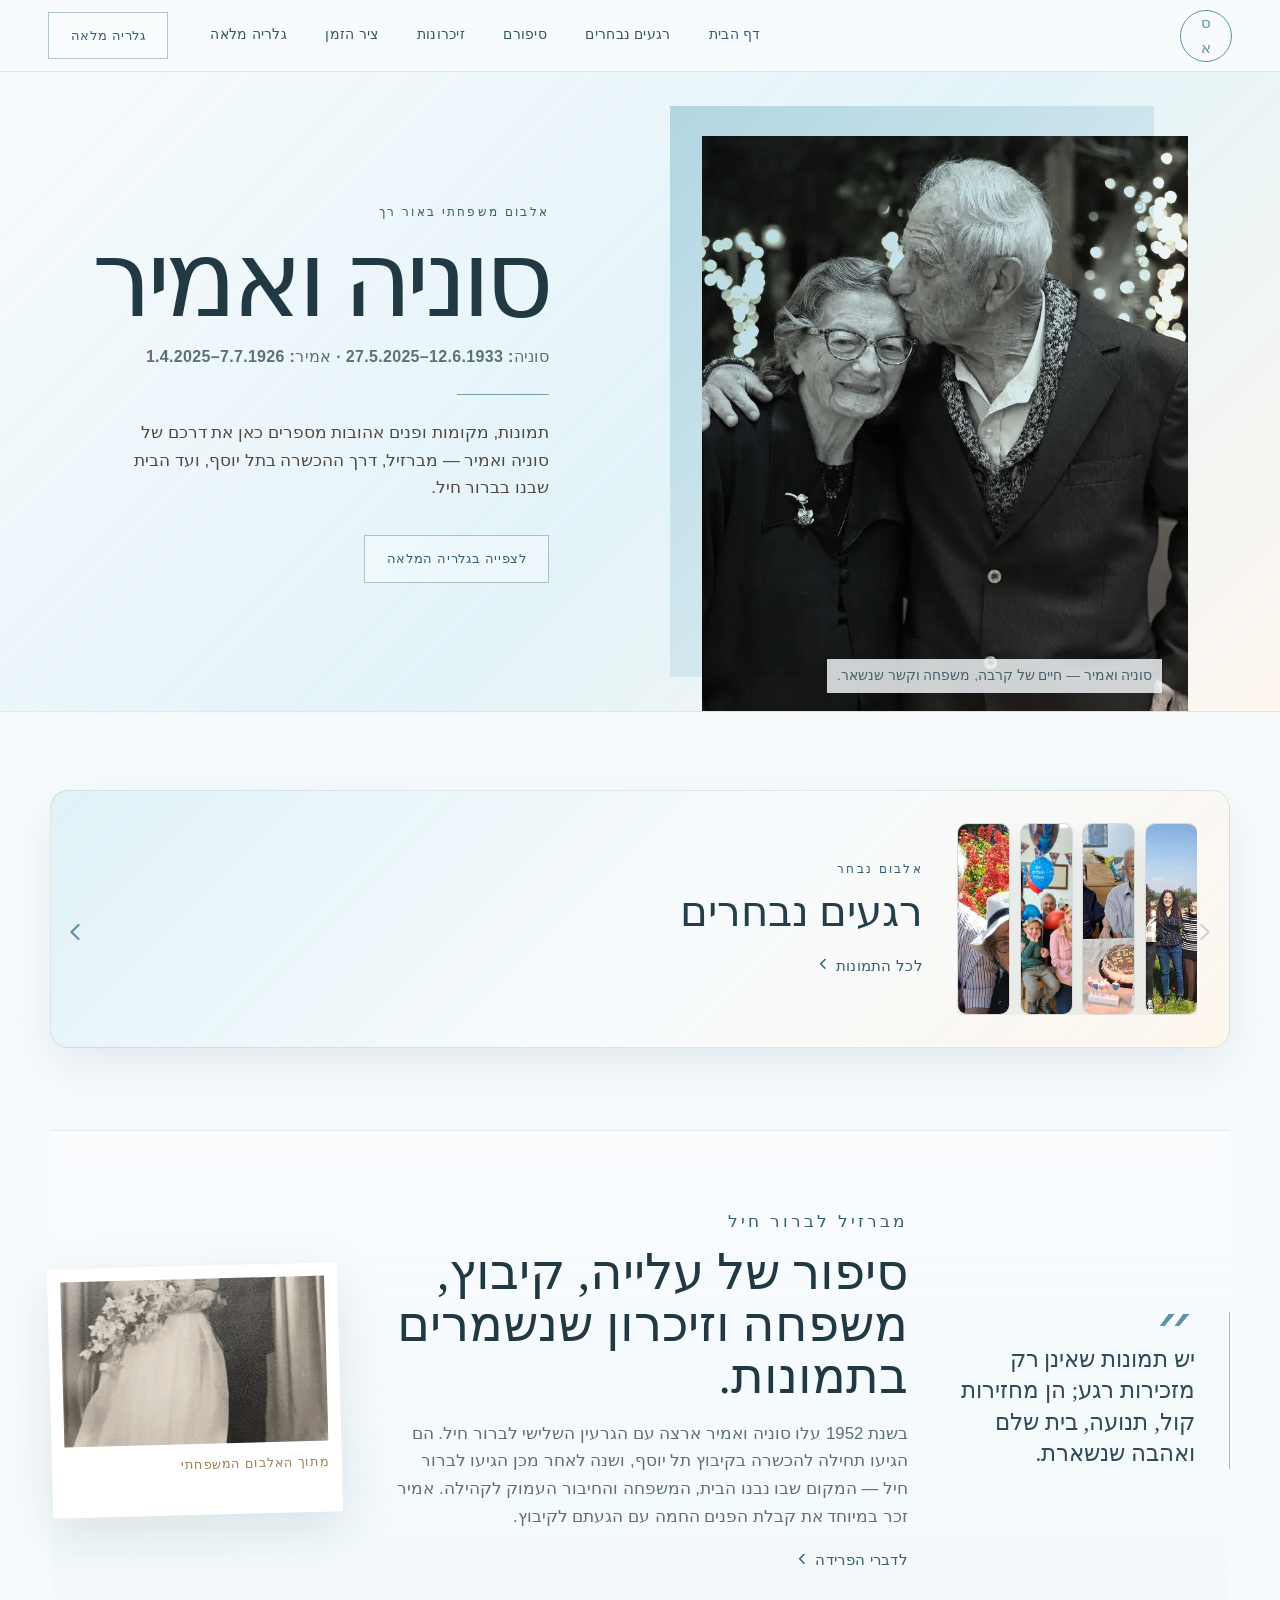
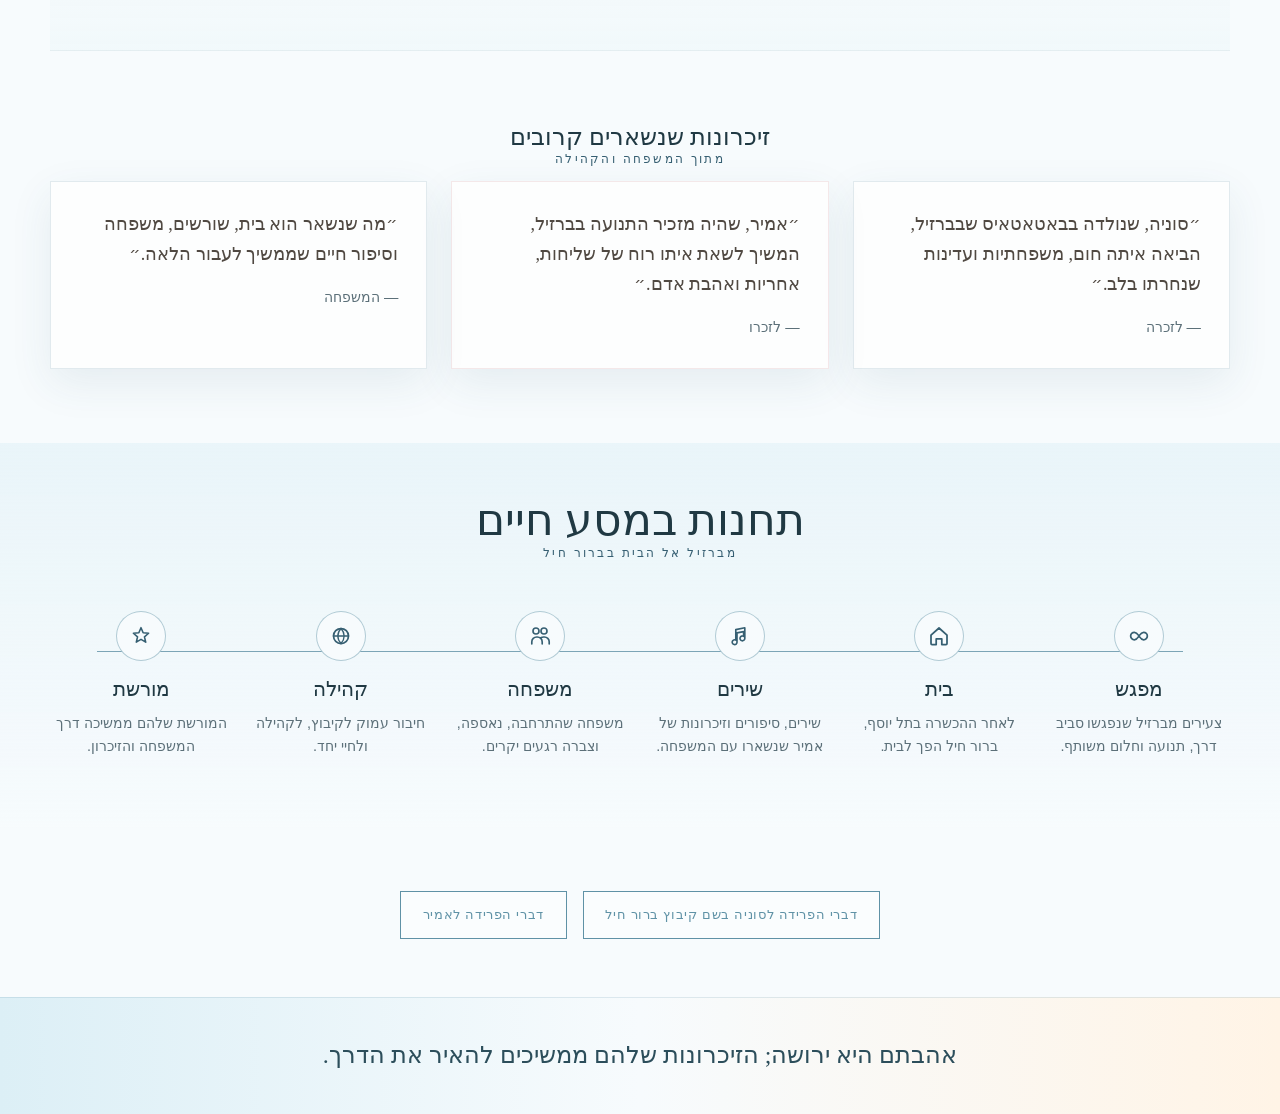
<file: option-2-modern-gallery.html>
<!doctype html>
<html lang="he" dir="rtl">
<head>
  <meta charset="utf-8" />
  <meta name="viewport" content="width=device-width, initial-scale=1" />
  <title>סוניה ואמיר פלוט | גלריה מודרנית</title>
  <meta name="description" content="עמוד זיכרון מודרני, רגוע וגלרייתי לסוניה ואמיר פלוט." />
  <link rel="icon" href="data:image/svg+xml,%3Csvg xmlns='http://www.w3.org/2000/svg' viewBox='0 0 64 64'%3E%3Crect width='64' height='64' rx='32' fill='%23f6efe4'/%3E%3Ctext x='32' y='39' text-anchor='middle' font-size='24' fill='%236d8f88'%3E%D7%A1%D7%90%3C/text%3E%3C/svg%3E">
  <link rel="preload" as="image" href="assets/shared-webp/photo-24.webp" fetchpriority="high" />
  <link rel="stylesheet" href="assets/css/styles.css" />
</head>
<body class="memorial-page design-gallery">
  <header class="site-header gallery-header">
    <a class="brand monogram" href="index.html" aria-label="חזרה לבחירת עיצוב"><span>ס</span><span>א</span></a>
    <button class="nav-toggle" type="button" data-nav-toggle aria-label="פתיחת תפריט" aria-expanded="false">תפריט</button>
    <nav class="site-nav" data-nav aria-label="ניווט ראשי">
      <a href="#home" class="active">דף הבית</a>
      <a href="#gallery">רגעים נבחרים</a>
      <a href="#story">סיפורם</a>
      <a href="#tributes">זיכרונות</a>
      <a href="#timeline">ציר הזמן</a>
      <a href="option-2-gallery.html">גלריה מלאה</a>
    </nav>
    <a class="outline-button desktop-only" href="option-2-gallery.html">גלריה מלאה</a>
  </header>

  <main id="home">
    <section class="gallery-hero paper-grain">
      <div class="gallery-hero-copy">
        <p class="eyebrow">אלבום משפחתי באור רך</p>
        <h1>סוניה ואמיר</h1>
        <p class="life-dates">סוניה: 12.6.1933–27.5.2025 · אמיר: 7.7.1926–1.4.2025</p>
        <div class="thin-rule"></div>
        <p>תמונות, מקומות ופנים אהובות מספרים כאן את דרכם של סוניה ואמיר — מברזיל, דרך ההכשרה בתל יוסף, ועד הבית שבנו בברור חיל.</p>
        <a class="outline-button" href="option-2-gallery.html">לצפייה בגלריה המלאה</a>
      </div>
      <figure class="gallery-hero-photo">
        <img src="assets/shared-webp/photo-24.webp" alt="סוניה ואמיר פלוט יחד" loading="eager" decoding="async" fetchpriority="high" width="1275" height="866">
        <figcaption>סוניה ואמיר — חיים של קרבה, משפחה וקשר שנשאר.</figcaption>
      </figure>
    </section>

    <section id="gallery" class="gallery-band section-wrap" data-gallery>
      <div class="gallery-band-title">
        <p class="eyebrow">אלבום נבחר</p>
        <h2>רגעים נבחרים</h2>
        <a class="text-link" href="option-2-gallery.html">לכל התמונות <svg class="link-icon" viewBox="0 0 24 24" fill="none" aria-hidden="true"><path d="M15 18L9 12L15 6" stroke="currentColor" stroke-width="2" stroke-linecap="round" stroke-linejoin="round"/></svg></a>
      </div>
      <button class="gallery-arrow prev" data-gallery-prev aria-label="תמונות קודמות"></button>
      <div class="gallery-window">
        <div class="gallery-track magazine-track" data-gallery-track>
          <img data-full="assets/shared-webp/photo-10.webp" src="assets/thumbs-webp/photo-10.webp" alt="סוניה ואמיר בטיול בין פרחים" loading="lazy" decoding="async" width="1100" height="534">
          <img data-full="assets/shared-webp/photo-11.webp" src="assets/thumbs-webp/photo-11.webp" alt="מפגש משפחתי" loading="lazy" decoding="async" width="1100" height="825">
          <img data-full="assets/shared-webp/photo-13.webp" src="assets/thumbs-webp/photo-13.webp" alt="יום הולדת משפחתי" loading="lazy" decoding="async" width="1100" height="1100">
          <img data-full="assets/shared-webp/photo-16.webp" src="assets/thumbs-webp/photo-16.webp" alt="טיול משפחתי" loading="lazy" decoding="async" width="1100" height="619">
          <img data-full="assets/shared-webp/photo-17.webp" src="assets/thumbs-webp/photo-17.webp" alt="משפחה יחד" loading="lazy" decoding="async" width="1100" height="825">
          <img data-full="assets/shared-webp/photo-18.webp" src="assets/thumbs-webp/photo-18.webp" alt="תמונה ישנה מהאלבום" loading="lazy" decoding="async" width="962" height="698">
          <img data-full="assets/shared-webp/photo-12.webp" src="assets/thumbs-webp/photo-12.webp" alt="רגע סביב משחק שחמט" loading="lazy" decoding="async" width="1100" height="619">
        </div>
      </div>
      <button class="gallery-arrow next" data-gallery-next aria-label="תמונות הבאות"></button>
    </section>

    <section id="story" class="gallery-story section-wrap">
      <figure class="polaroid-card">
        <img data-full="assets/shared-webp/photo-14.webp" src="assets/thumbs-webp/photo-14.webp" alt="תמונה ישנה של סוניה ואמיר" loading="lazy" decoding="async" width="619" height="1100">
        <figcaption>מתוך האלבום המשפחתי</figcaption>
      </figure>
      <article>
        <p class="eyebrow">מברזיל לברור חיל</p>
        <h2>סיפור של עלייה, קיבוץ, משפחה וזיכרון שנשמרים בתמונות.</h2>
        <p>בשנת 1952 עלו סוניה ואמיר ארצה עם הגרעין השלישי לברור חיל. הם הגיעו תחילה להכשרה בקיבוץ תל יוסף, ושנה לאחר מכן הגיעו לברור חיל — המקום שבו נבנו הבית, המשפחה והחיבור העמוק לקהילה. אמיר זכר במיוחד את קבלת הפנים החמה עם הגעתם לקיבוץ.</p>
        <a class="text-link" href="#guestbook">לדברי הפרידה <svg class="link-icon" viewBox="0 0 24 24" fill="none" aria-hidden="true"><path d="M15 18L9 12L15 6" stroke="currentColor" stroke-width="2" stroke-linecap="round" stroke-linejoin="round"/></svg></a>
      </article>
      <blockquote>
        <span>״</span>
        יש תמונות שאינן רק מזכירות רגע; הן מחזירות קול, תנועה, בית שלם ואהבה שנשארת.
      </blockquote>
    </section>

    <section id="tributes" class="modern-tributes section-wrap">
      <div class="section-heading centered">
        <h2>זיכרונות שנשארים קרובים</h2>
        <p class="eyebrow">מתוך המשפחה והקהילה</p>
      </div>
      <div class="quote-grid">
        <blockquote>״סוניה, שנולדה בבאטאטאיס שבברזיל, הביאה איתה חום, משפחתיות ועדינות שנחרתו בלב.״<cite>— לזכרה</cite></blockquote>
        <blockquote>״אמיר, שהיה מזכיר התנועה בברזיל, המשיך לשאת איתו רוח של שליחות, אחריות ואהבת אדם.״<cite>— לזכרו</cite></blockquote>
        <blockquote>״מה שנשאר הוא בית, שורשים, משפחה וסיפור חיים שממשיך לעבור הלאה.״<cite>— המשפחה</cite></blockquote>
      </div>
    </section>

    <section id="timeline" class="gallery-timeline paper-grain">
      <div class="section-wrap">
        <div class="section-heading centered">
          <h2>תחנות במסע חיים</h2>
          <p class="eyebrow">מברזיל אל הבית בברור חיל</p>
        </div>
        <ol class="timeline-row gallery-row">
          <li><span><svg class="ui-icon" viewBox="0 0 24 24" fill="none" aria-hidden="true"><path d="M7.4 8.25c2.45 0 3.45 2.05 4.6 3.75 1.15-1.7 2.15-3.75 4.6-3.75a3.75 3.75 0 0 1 0 7.5c-2.45 0-3.45-2.05-4.6-3.75-1.15 1.7-2.15 3.75-4.6 3.75a3.75 3.75 0 0 1 0-7.5Z" stroke="currentColor" stroke-width="1.75" stroke-linecap="round" stroke-linejoin="round"/></svg></span><strong>מפגש</strong><p>צעירים מברזיל שנפגשו סביב דרך, תנועה וחלום משותף.</p></li>
          <li><span><svg class="ui-icon" viewBox="0 0 24 24" fill="none" aria-hidden="true"><path d="M4 11.2 12 4l8 7.2v8.3a1 1 0 0 1-1 1h-4.2v-5.6H9.2v5.6H5a1 1 0 0 1-1-1v-8.3Z" stroke="currentColor" stroke-width="1.75" stroke-linecap="round" stroke-linejoin="round"/></svg></span><strong>בית</strong><p>לאחר ההכשרה בתל יוסף, ברור חיל הפך לבית.</p></li>
          <li><span><svg class="ui-icon" viewBox="0 0 24 24" fill="none" aria-hidden="true"><path d="M9 18.2a2.4 2.4 0 1 1-1.2-2.08V5.6l9-1.8v10.6a2.4 2.4 0 1 1-1.2-2.08V7.6L9 8.92v9.28Z" stroke="currentColor" stroke-width="1.65" stroke-linecap="round" stroke-linejoin="round"/></svg></span><strong>שירים</strong><p>שירים, סיפורים וזיכרונות של אמיר שנשארו עם המשפחה.</p></li>
          <li><span><svg class="ui-icon" viewBox="0 0 24 24" fill="none" aria-hidden="true"><path d="M8 10a3 3 0 1 0 0-6 3 3 0 0 0 0 6Zm8 0a3 3 0 1 0 0-6 3 3 0 0 0 0 6ZM3.8 20v-2.1A4.9 4.9 0 0 1 8.7 13h.6a4.9 4.9 0 0 1 4.9 4.9V20M13.3 13.55A4.8 4.8 0 0 1 16 13h.4a4.8 4.8 0 0 1 4.8 4.8V20" stroke="currentColor" stroke-width="1.65" stroke-linecap="round" stroke-linejoin="round"/></svg></span><strong>משפחה</strong><p>משפחה שהתרחבה, נאספה, וצברה רגעים יקרים.</p></li>
          <li><span><svg class="ui-icon" viewBox="0 0 24 24" fill="none" aria-hidden="true"><circle cx="12" cy="12" r="7.5" stroke="currentColor" stroke-width="1.75"/><path d="M4.5 12h15M12 4.5c2.1 2.25 3.15 4.75 3.15 7.5S14.1 17.25 12 19.5C9.9 17.25 8.85 14.75 8.85 12S9.9 6.75 12 4.5Z" stroke="currentColor" stroke-width="1.35" stroke-linecap="round"/></svg></span><strong>קהילה</strong><p>חיבור עמוק לקיבוץ, לקהילה ולחיי יחד.</p></li>
          <li><span><svg class="ui-icon" viewBox="0 0 24 24" fill="none" aria-hidden="true"><path d="m12 3.7 2.15 5.05 5.45.48-4.13 3.6 1.23 5.34L12 15.42l-4.7 2.75 1.23-5.34-4.13-3.6 5.45-.48L12 3.7Z" stroke="currentColor" stroke-width="1.6" stroke-linejoin="round"/></svg></span><strong>מורשת</strong><p>המורשת שלהם ממשיכה דרך המשפחה והזיכרון.</p></li>
        </ol>
      </div>
    </section>

    <section id="guestbook" class="memorial-documents section-wrap">
      <div class="document-links">
        <a href="assets/docs/farewell-sonia.pdf" target="_blank" rel="noopener">דברי הפרידה לסוניה בשם קיבוץ ברור חיל</a>
        <a href="assets/docs/farewell-amir.pdf" target="_blank" rel="noopener">דברי הפרידה לאמיר</a>
      </div>
    </section>
  </main>

  <footer class="gallery-footer">אהבתם היא ירושה; הזיכרונות שלהם ממשיכים להאיר את הדרך.</footer>
  <script src="assets/js/main.js"></script>
</body>
</html>
</file>
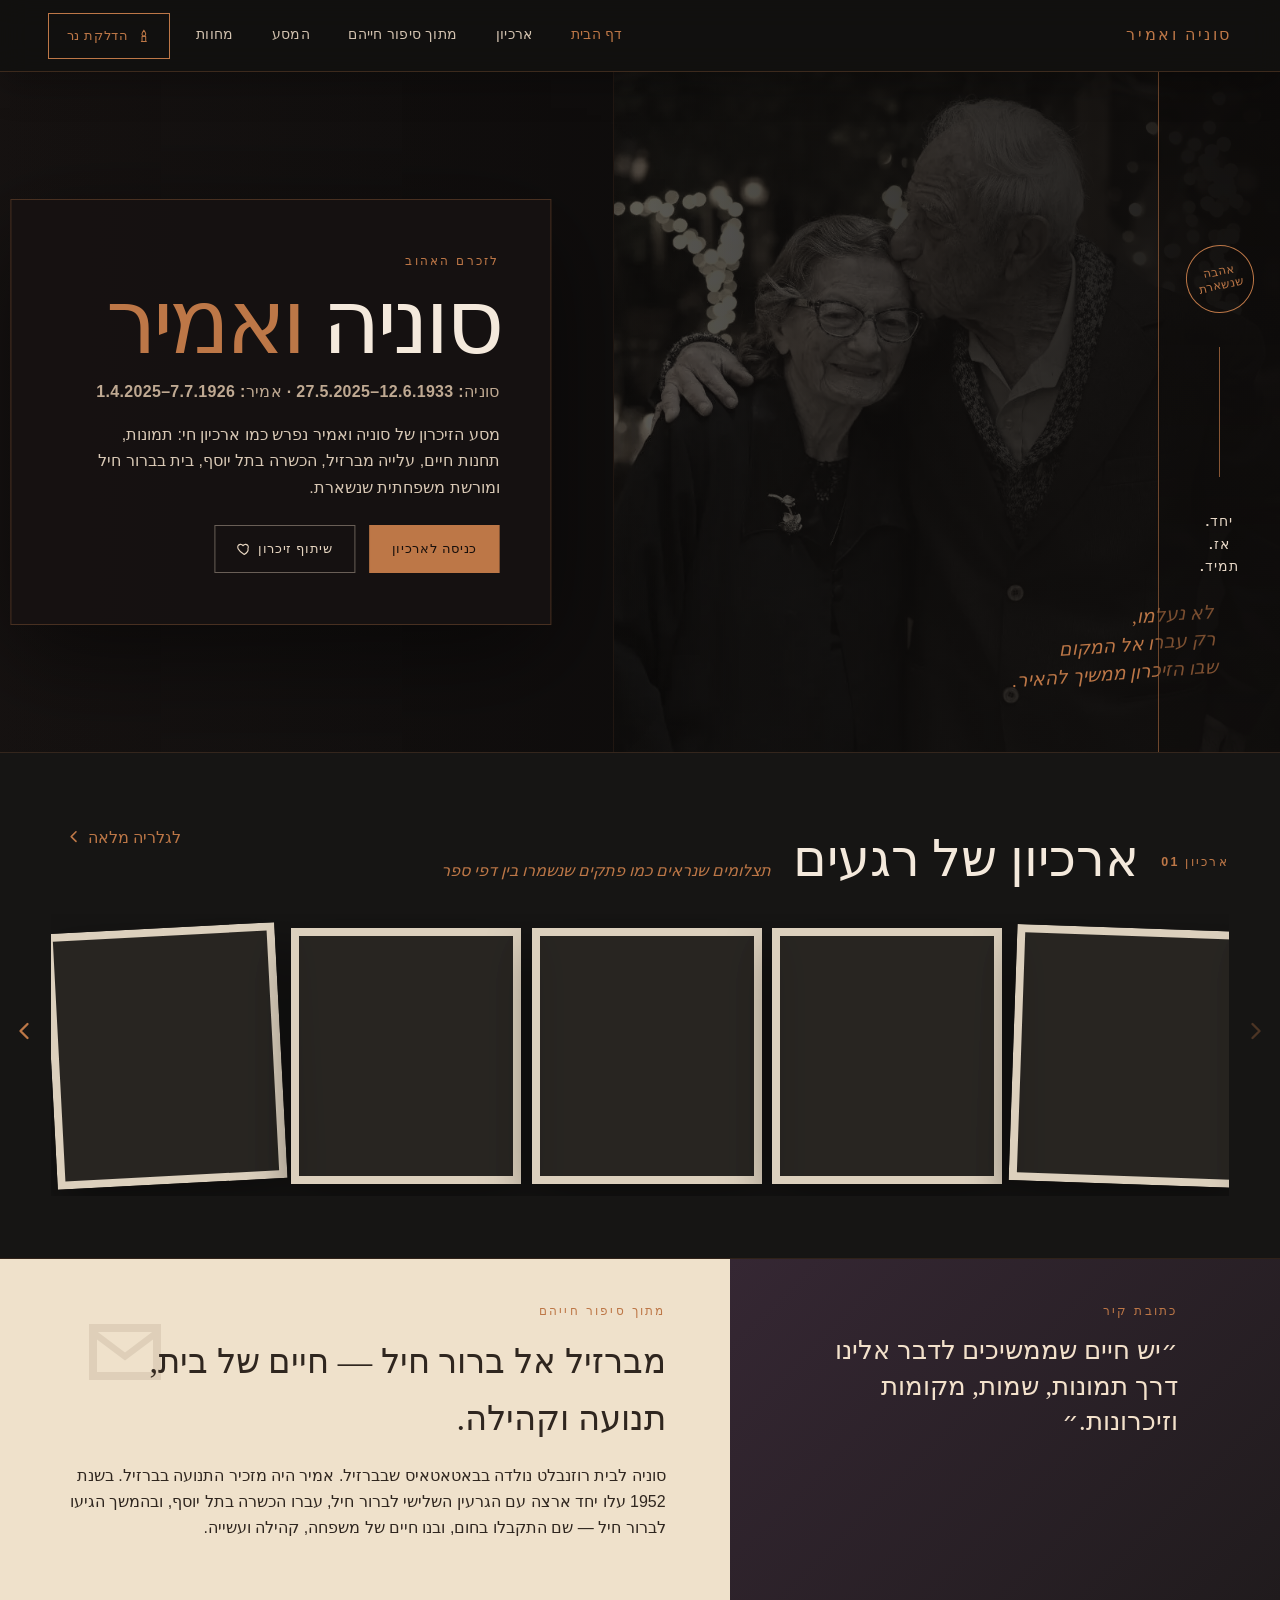
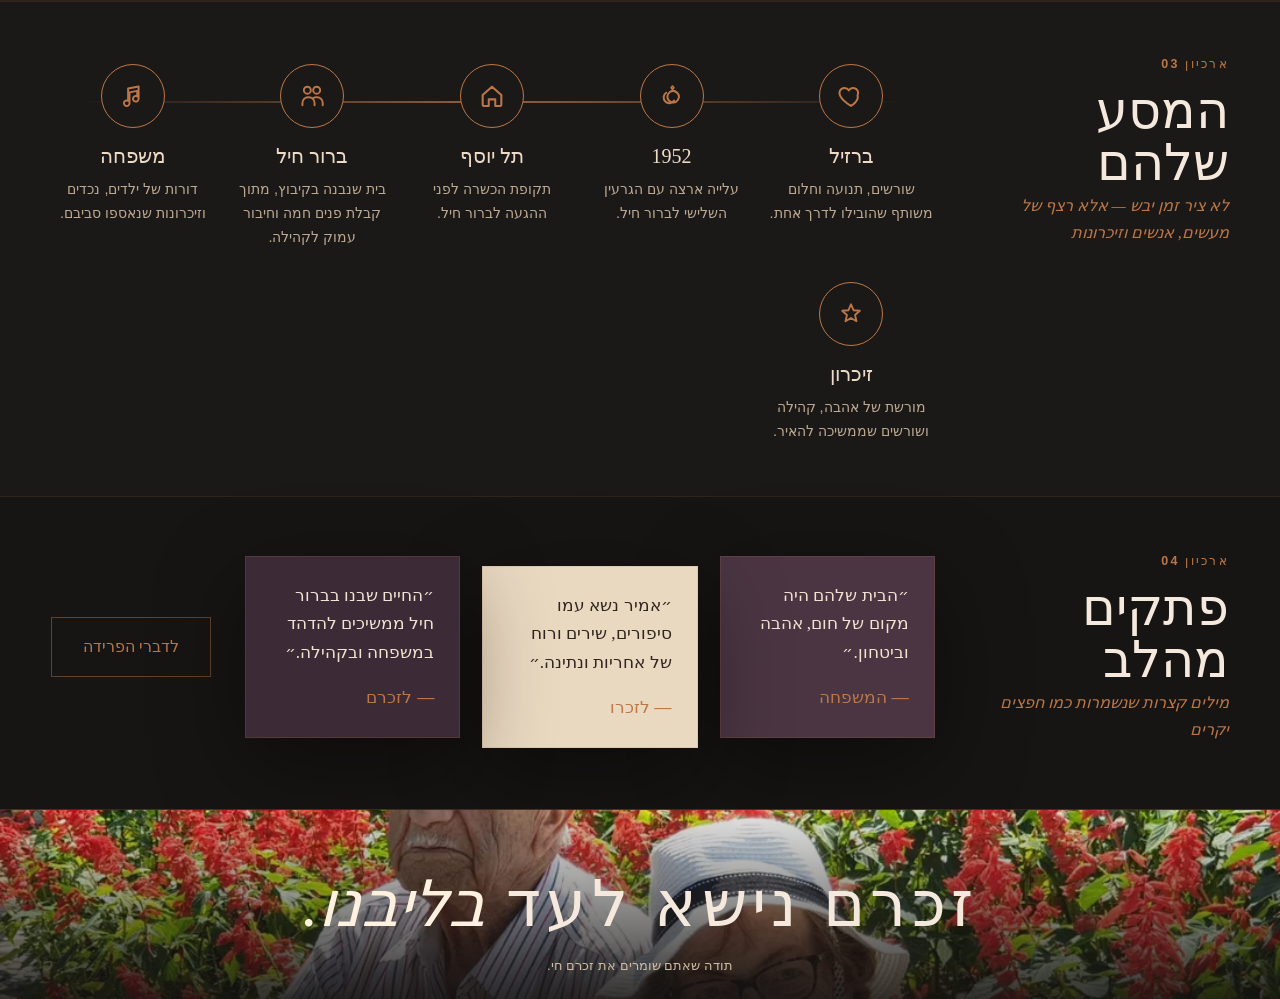
<file: option-3-dark-museum.html>
<!doctype html>
<html lang="he" dir="rtl">
<head>
  <meta charset="utf-8" />
  <meta name="viewport" content="width=device-width, initial-scale=1" />
  <title>סוניה ואמיר פלוט | מוזיאון זיכרון כהה</title>
  <meta name="description" content="עמוד זיכרון כהה, עמוק ומוזיאלי לסוניה ואמיר פלוט." />
  <link rel="icon" href="data:image/svg+xml,%3Csvg xmlns='http://www.w3.org/2000/svg' viewBox='0 0 64 64'%3E%3Crect width='64' height='64' rx='32' fill='%23141211'/%3E%3Ctext x='32' y='39' text-anchor='middle' font-size='24' fill='%23bd7747'%3E%D7%A1%D7%90%3C/text%3E%3C/svg%3E">
  <link rel="preload" as="image" href="assets/shared-webp/photo-24.webp" fetchpriority="high" />
  <link rel="stylesheet" href="assets/css/styles.css" />
</head>
<body class="memorial-page design-museum">
  <header class="site-header museum-header">
    <a class="brand museum-brand" href="index.html">סוניה ואמיר</a>
    <button class="nav-toggle" type="button" data-nav-toggle aria-label="פתיחת תפריט" aria-expanded="false">תפריט</button>
    <nav class="site-nav" data-nav aria-label="ניווט ראשי">
      <a href="#home" class="active">דף הבית</a>
      <a href="#memories">ארכיון</a>
      <a href="#about">מתוך סיפור חייהם</a>
      <a href="#journey">המסע</a>
      <a href="#tributes">מחוות</a>
    </nav>
    <a class="candle-button" href="#guestbook"><svg class="ui-icon" viewBox="0 0 24 24" fill="none" aria-hidden="true"><path d="M12 3.6c1.7 2.1 2.9 3.8 2.9 5.7A2.9 2.9 0 0 1 12 12.2a2.9 2.9 0 0 1-2.9-2.9c0-1.9 1.2-3.6 2.9-5.7Z" stroke="currentColor" stroke-width="1.55"/><path d="M8.2 20.5h7.6M9.2 12.8h5.6v7.7H9.2z" stroke="currentColor" stroke-width="1.55" stroke-linecap="round" stroke-linejoin="round"/></svg><span>הדלקת נר</span></a>
  </header>

  <main id="home">
    <section class="museum-hero museum-hero-split">
      <aside class="museum-rail" aria-hidden="true">
        <div class="seal">אהבה<br>שנשארת</div>
        <span></span>
        <p>יחד.<br>אז.<br>תמיד.</p>
      </aside>
      <figure class="museum-portrait">
        <img src="assets/shared-webp/photo-24.webp" alt="סוניה ואמיר פלוט" loading="eager" decoding="async" fetchpriority="high" width="1275" height="866">
      </figure>
      <div class="museum-hero-panel">
        <p class="eyebrow">לזכרם האהוב</p>
        <h1>סוניה <em>ואמיר</em></h1>
        <p class="life-dates">סוניה: 12.6.1933–27.5.2025 · אמיר: 7.7.1926–1.4.2025</p>
        <p>מסע הזיכרון של סוניה ואמיר נפרש כמו ארכיון חי: תמונות, תחנות חיים, עלייה מברזיל, הכשרה בתל יוסף, בית בברור חיל ומורשת משפחתית שנשארת.</p>
        <div class="button-row">
          <a class="copper-button" href="#memories">כניסה לארכיון</a>
          <a class="ghost-button" href="#guestbook">שיתוף זיכרון <svg class="ui-icon" viewBox="0 0 24 24" fill="none" aria-hidden="true"><path d="M12 20.5s-7.2-4.35-9.4-8.85C1.15 8.7 2.75 5.5 5.85 5.1c1.75-.22 3.35.62 4.25 2.02.9-1.4 2.5-2.24 4.25-2.02 3.1.4 4.7 3.6 3.25 6.55C19.2 16.15 12 20.5 12 20.5Z" stroke="currentColor" stroke-width="1.75" stroke-linejoin="round"/></svg></a>
        </div>
      </div>
      <p class="hand-note">לא נעלמו,<br>רק עברו אל המקום<br>שבו הזיכרון ממשיך להאיר.</p>
    </section>

    <section id="memories" class="fragment-gallery" data-gallery>
      <div class="chapter-heading">
        <p class="eyebrow">ארכיון 01</p>
        <h2>ארכיון של רגעים</h2>
        <span>תצלומים שנראים כמו פתקים שנשמרו בין דפי ספר</span>
      </div>
      <a class="view-all" href="option-2-gallery.html">לגלריה מלאה <svg class="link-icon" viewBox="0 0 24 24" fill="none" aria-hidden="true"><path d="M15 18L9 12L15 6" stroke="currentColor" stroke-width="2" stroke-linecap="round" stroke-linejoin="round"/></svg></a>
      <button class="gallery-arrow prev" data-gallery-prev aria-label="תמונות קודמות"></button>
      <div class="gallery-window">
        <div class="gallery-track collage-track" data-gallery-track>
          <img data-full="assets/shared-webp/photo-14.webp" src="assets/thumbs-webp/photo-14.webp" alt="חתונה" loading="lazy" decoding="async" width="619" height="1100">
          <img data-full="assets/shared-webp/photo-10.webp" src="assets/thumbs-webp/photo-10.webp" alt="טיול זוגי" loading="lazy" decoding="async" width="1100" height="534">
          <img data-full="assets/shared-webp/photo-13.webp" src="assets/thumbs-webp/photo-13.webp" alt="יום הולדת" loading="lazy" decoding="async" width="1100" height="1100">
          <img data-full="assets/shared-webp/photo-11.webp" src="assets/thumbs-webp/photo-11.webp" alt="משפחה" loading="lazy" decoding="async" width="1100" height="825">
          <img data-full="assets/shared-webp/photo-16.webp" src="assets/thumbs-webp/photo-16.webp" alt="טיול משפחתי" loading="lazy" decoding="async" width="1100" height="619">
          <img data-full="assets/shared-webp/photo-18.webp" src="assets/thumbs-webp/photo-18.webp" alt="תמונה מהעבר" loading="lazy" decoding="async" width="962" height="698">
          <img data-full="assets/shared-webp/photo-19.webp" src="assets/thumbs-webp/photo-19.webp" alt="דיוקן משפחתי" loading="lazy" decoding="async" width="1100" height="762">
        </div>
      </div>
      <button class="gallery-arrow next" data-gallery-next aria-label="תמונות הבאות"></button>
    </section>

    <section id="about" class="museum-about">
      <div class="museum-quote">
        <p class="eyebrow">כתובת קיר</p>
        <blockquote>״יש חיים שממשיכים לדבר אלינו דרך תמונות, שמות, מקומות וזיכרונות.״</blockquote>
      </div>
      <article class="parchment-panel">
        <p class="eyebrow">מתוך סיפור חייהם</p>
        <h2>מברזיל אל ברור חיל — חיים של בית, תנועה וקהילה.</h2>
        <p>סוניה לבית רוזנבלט נולדה בבאטאטאיס שבברזיל. אמיר היה מזכיר התנועה בברזיל. בשנת 1952 עלו יחד ארצה עם הגרעין השלישי לברור חיל, עברו הכשרה בתל יוסף, ובהמשך הגיעו לברור חיל — שם התקבלו בחום, ובנו חיים של משפחה, קהילה ועשייה.</p>
      </article>
    </section>

    <section id="journey" class="museum-journey">
      <div class="chapter-heading side-title">
        <p class="eyebrow">ארכיון 03</p>
        <h2>המסע שלהם</h2>
        <span>לא ציר זמן יבש — אלא רצף של מעשים, אנשים וזיכרונות</span>
      </div>
      <ol class="journey-path">
        <li><span><svg class="ui-icon" viewBox="0 0 24 24" fill="none" aria-hidden="true"><path d="M12 20.5s-7.2-4.35-9.4-8.85C1.15 8.7 2.75 5.5 5.85 5.1c1.75-.22 3.35.62 4.25 2.02.9-1.4 2.5-2.24 4.25-2.02 3.1.4 4.7 3.6 3.25 6.55C19.2 16.15 12 20.5 12 20.5Z" stroke="currentColor" stroke-width="1.75" stroke-linejoin="round"/></svg></span><strong>ברזיל</strong><p>שורשים, תנועה וחלום משותף שהובילו לדרך אחת.</p></li>
        <li><span><svg class="ui-icon" viewBox="0 0 24 24" fill="none" aria-hidden="true"><path d="M10.2 8.6A4.9 4.9 0 1 0 17 15.4 4.9 4.9 0 0 0 10.2 8.6Z" stroke="currentColor" stroke-width="1.7"/><path d="M7 9.2a4.9 4.9 0 1 0 6.8 6.8" stroke="currentColor" stroke-width="1.7" stroke-linecap="round"/><path d="m11.2 5 1.25-1.6 1.25 1.6-1.25 1.35L11.2 5Z" stroke="currentColor" stroke-width="1.35" stroke-linejoin="round"/></svg></span><strong>1952</strong><p>עלייה ארצה עם הגרעין השלישי לברור חיל.</p></li>
        <li><span><svg class="ui-icon" viewBox="0 0 24 24" fill="none" aria-hidden="true"><path d="M4 11.2 12 4l8 7.2v8.3a1 1 0 0 1-1 1h-4.2v-5.6H9.2v5.6H5a1 1 0 0 1-1-1v-8.3Z" stroke="currentColor" stroke-width="1.75" stroke-linecap="round" stroke-linejoin="round"/></svg></span><strong>תל יוסף</strong><p>תקופת הכשרה לפני ההגעה לברור חיל.</p></li>
        <li><span><svg class="ui-icon" viewBox="0 0 24 24" fill="none" aria-hidden="true"><path d="M8 10a3 3 0 1 0 0-6 3 3 0 0 0 0 6Zm8 0a3 3 0 1 0 0-6 3 3 0 0 0 0 6ZM3.8 20v-2.1A4.9 4.9 0 0 1 8.7 13h.6a4.9 4.9 0 0 1 4.9 4.9V20M13.3 13.55A4.8 4.8 0 0 1 16 13h.4a4.8 4.8 0 0 1 4.8 4.8V20" stroke="currentColor" stroke-width="1.65" stroke-linecap="round" stroke-linejoin="round"/></svg></span><strong>ברור חיל</strong><p>בית שנבנה בקיבוץ, מתוך קבלת פנים חמה וחיבור עמוק לקהילה.</p></li>
        <li><span><svg class="ui-icon" viewBox="0 0 24 24" fill="none" aria-hidden="true"><path d="M9 18.2a2.4 2.4 0 1 1-1.2-2.08V5.6l9-1.8v10.6a2.4 2.4 0 1 1-1.2-2.08V7.6L9 8.92v9.28Z" stroke="currentColor" stroke-width="1.65" stroke-linecap="round" stroke-linejoin="round"/></svg></span><strong>משפחה</strong><p>דורות של ילדים, נכדים וזיכרונות שנאספו סביבם.</p></li>
        <li><span><svg class="ui-icon" viewBox="0 0 24 24" fill="none" aria-hidden="true"><path d="m12 3.7 2.15 5.05 5.45.48-4.13 3.6 1.23 5.34L12 15.42l-4.7 2.75 1.23-5.34-4.13-3.6 5.45-.48L12 3.7Z" stroke="currentColor" stroke-width="1.6" stroke-linejoin="round"/></svg></span><strong>זיכרון</strong><p>מורשת של אהבה, קהילה ושורשים שממשיכה להאיר.</p></li>
      </ol>
    </section>

    <section id="tributes" class="museum-tributes">
      <div class="chapter-heading side-title">
        <p class="eyebrow">ארכיון 04</p>
        <h2>פתקים מהלב</h2>
        <span>מילים קצרות שנשמרות כמו חפצים יקרים</span>
      </div>
      <div class="note-cards">
        <blockquote>״הבית שלהם היה מקום של חום, אהבה וביטחון.״<cite>— המשפחה</cite></blockquote>
        <blockquote>״אמיר נשא עמו סיפורים, שירים ורוח של אחריות ונתינה.״<cite>— לזכרו</cite></blockquote>
        <blockquote>״החיים שבנו בברור חיל ממשיכים להדהד במשפחה ובקהילה.״<cite>— לזכרם</cite></blockquote>
      </div>
      <a id="guestbook" class="share-memory" href="assets/docs/farewell-amir.pdf" target="_blank" rel="noopener">לדברי הפרידה</a>
    </section>

    <footer class="museum-footer">
      <p>זכרם נישא לעד <em>בליבנו.</em></p>
      <small>תודה שאתם שומרים את זכרם חי.</small>
    </footer>
  </main>
  <script src="assets/js/main.js"></script>
</body>
</html>
</file>
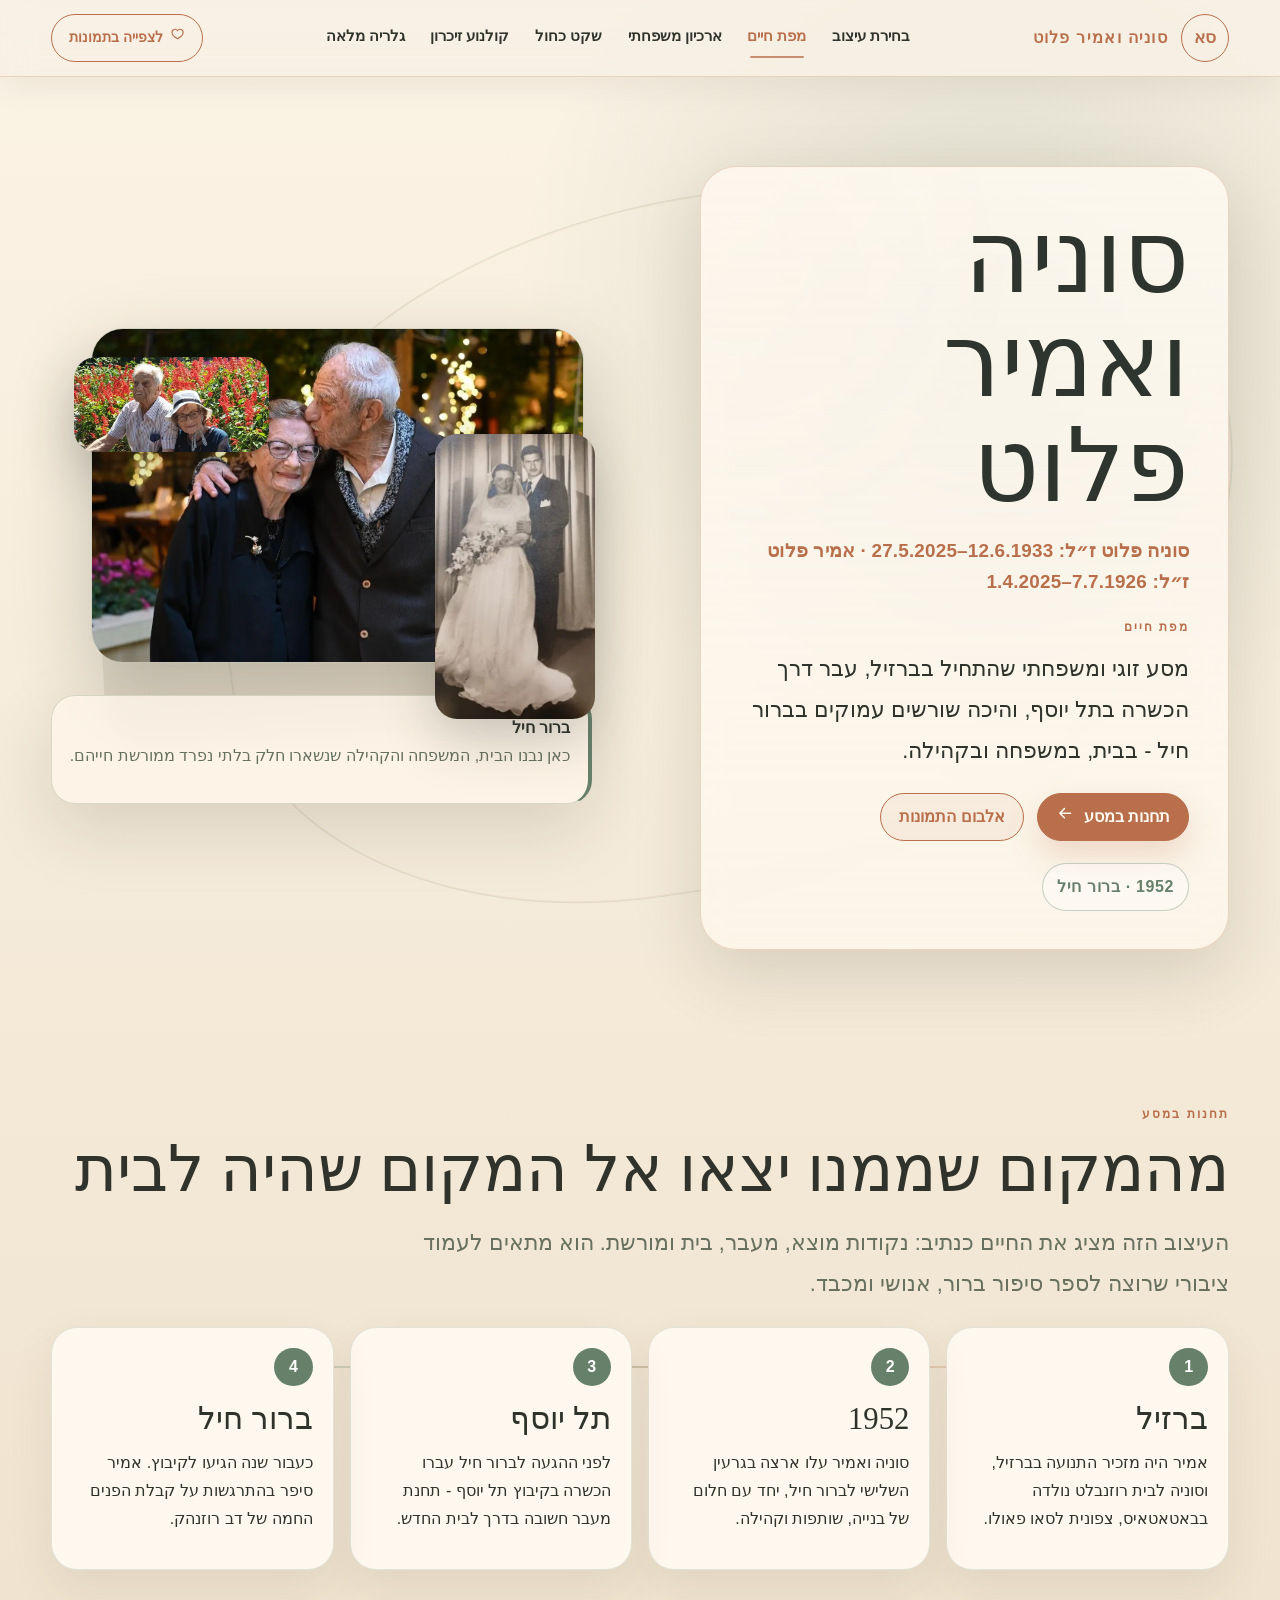
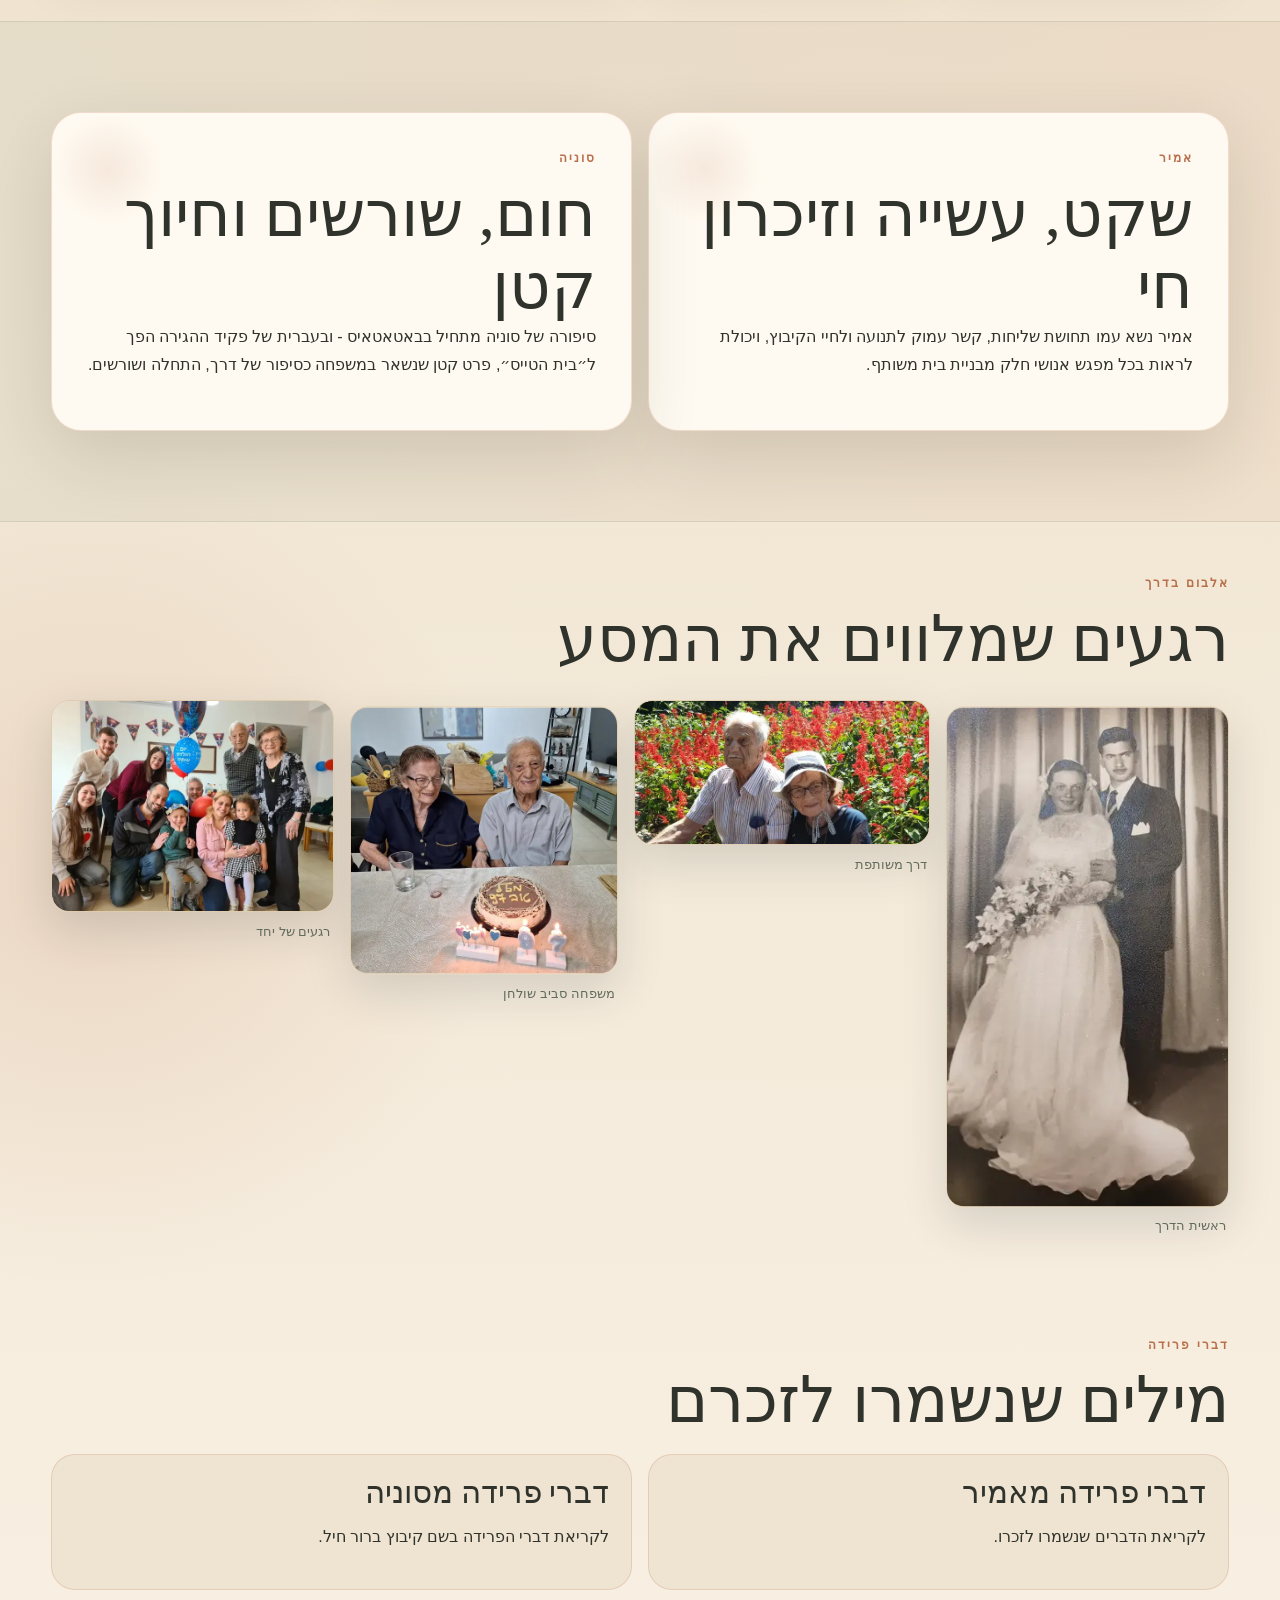
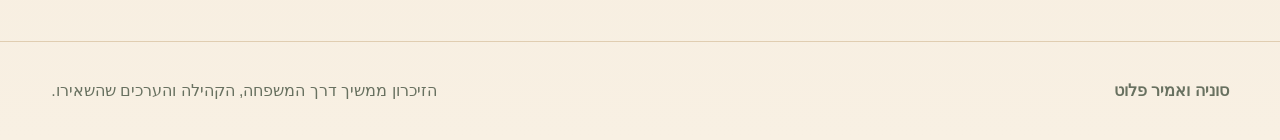
<file: option-4-journey-map.html>
<!doctype html>
<html lang="he" dir="rtl">
<head>
  <meta charset="utf-8">
  <meta name="viewport" content="width=device-width, initial-scale=1">
  <title>מפת חיים | סוניה ואמיר פלוט</title>
  <meta name="description" content="עמוד זיכרון לסוניה ואמיר פלוט, עם סיפור חיים, תמונות ותחנות משמעותיות.">
  <link rel="stylesheet" href="assets/css/new-options.css">
  <script src="assets/js/new-options.js" defer></script>
</head>
<body class="page-map">
<a class="skip-link" href="#main">דילוג לתוכן המרכזי</a>
<header class="site-header">
  <a class="brand" href="index.html" aria-label="דף הבית"><span class="brand-mark">סא</span><span>סוניה ואמיר פלוט</span></a>
  <button class="nav-toggle" type="button" data-nav-toggle aria-controls="site-nav" aria-expanded="false" aria-label="פתיחת תפריט"><span data-menu-icon></span></button>
  <nav class="site-nav" id="site-nav" data-nav aria-label="ניווט ראשי"><a href="index.html" class="">בחירת עיצוב</a><a href="option-4-journey-map.html" class="is-active">מפת חיים</a><a href="option-5-family-archive.html" class="">ארכיון משפחתי</a><a href="option-6-pastel-blue.html" class="">שקט כחול</a><a href="option-7-cinematic.html" class="">קולנוע זיכרון</a><a href="gallery-full.html" class="">גלריה מלאה</a></nav>
  <a class="header-action" href="gallery-full.html"><span data-heart-icon></span> לצפייה בתמונות</a>
</header>
<main id="main">
  <section class="map-hero">
    <div class="map-hero-grid">
      <div class="map-title-card">
        <h1 class="display">סוניה ואמיר פלוט</h1>
        <p class="dates">סוניה פלוט ז״ל: 12.6.1933–27.5.2025 · אמיר פלוט ז״ל: 7.7.1926–1.4.2025</p>
        <p class="eyebrow">מפת חיים</p>
        <p class="lead">מסע זוגי ומשפחתי שהתחיל בברזיל, עבר דרך הכשרה בתל יוסף, והיכה שורשים עמוקים בברור חיל - בבית, במשפחה ובקהילה.</p>
        <div class="btn-row"><a class="btn" href="#route">תחנות במסע <span data-arrow-icon></span></a><a class="btn secondary" href="gallery-full.html">אלבום התמונות</a></div>
      </div>
      <div class="map-portrait-wrap map-atlas-visual">
        <figure class="photo-cover map-portrait-main"><img class="" data-full="assets/shared-webp/photo-24.webp" src="assets/shared-webp/photo-24.webp" alt="סוניה ואמיר פלוט יחד" loading="eager" decoding="async" width="1275" height="866"></figure>
        <figure class="photo-cover map-atlas-small map-atlas-small-a"><img class="" data-full="assets/shared-webp/photo-10.webp" src="assets/thumbs-webp/photo-10.webp" alt="סוניה ואמיר בטיול" loading="lazy" decoding="async" width="1100" height="534"></figure>
        <figure class="photo-cover map-atlas-small map-atlas-small-b"><img class="" data-full="assets/shared-webp/photo-14.webp" src="assets/thumbs-webp/photo-14.webp" alt="זיכרון מהחתונה" loading="lazy" decoding="async" width="619" height="1100"></figure>
        <aside class="map-location"><strong>ברור חיל</strong><p class="muted">כאן נבנו הבית, המשפחה והקהילה שנשארו חלק בלתי נפרד ממורשת חייהם.</p></aside>
      </div>
    </div>
  </section>
  <section class="section section-tight" id="route">
    <div class="container">
      <p class="eyebrow">תחנות במסע</p><h2>מהמקום שממנו יצאו אל המקום שהיה לבית</h2>
      <p class="lead muted route-intro">העיצוב הזה מציג את החיים כנתיב: נקודות מוצא, מעבר, בית ומורשת. הוא מתאים לעמוד ציבורי שרוצה לספר סיפור ברור, אנושי ומכבד.</p>
      <div class="route-grid enhanced-route-grid" style="margin-block-start:1.4rem">
        <article class="route-card" data-step="1"><h3>ברזיל</h3><p>אמיר היה מזכיר התנועה בברזיל, וסוניה לבית רוזנבלט נולדה בבאטאטאיס, צפונית לסאו פאולו.</p></article>
        <article class="route-card" data-step="2"><h3>1952</h3><p>סוניה ואמיר עלו ארצה בגרעין השלישי לברור חיל, יחד עם חלום של בנייה, שותפות וקהילה.</p></article>
        <article class="route-card" data-step="3"><h3>תל יוסף</h3><p>לפני ההגעה לברור חיל עברו הכשרה בקיבוץ תל יוסף - תחנת מעבר חשובה בדרך לבית החדש.</p></article>
        <article class="route-card" data-step="4"><h3>ברור חיל</h3><p>כעבור שנה הגיעו לקיבוץ. אמיר סיפר בהתרגשות על קבלת הפנים החמה של דב רוזנהק.</p></article>
      </div>
    </div>
  </section>
  <section class="section map-voice-section">
    <div class="container voice-panel">
      <article class="voice-card"><p class="eyebrow">אמיר</p><h2>שקט, עשייה וזיכרון חי</h2><p>אמיר נשא עמו תחושת שליחות, קשר עמוק לתנועה ולחיי הקיבוץ, ויכולת לראות בכל מפגש אנושי חלק מבניית בית משותף.</p></article>
      <article class="voice-card"><p class="eyebrow">סוניה</p><h2>חום, שורשים וחיוך קטן</h2><p>סיפורה של סוניה מתחיל בבאטאטאיס - ובעברית של פקיד ההגירה הפך ל״בית הטייס״, פרט קטן שנשאר במשפחה כסיפור של דרך, התחלה ושורשים.</p></article>
    </div>
  </section>
  <section class="section section-tight">
    <div class="container"><p class="eyebrow">אלבום בדרך</p><h2>רגעים שמלווים את המסע</h2>
      <div class="map-ribbon-gallery" style="margin-block-start:1.5rem">
        <figure><div class="photo-cover"><img class="" data-full="assets/shared-webp/photo-14.webp" src="assets/thumbs-webp/photo-14.webp" alt="סוניה ואמיר ביום חתונתם" loading="lazy" decoding="async" width="619" height="1100"></div><figcaption class="caption">ראשית הדרך</figcaption></figure>
        <figure><div class="photo-cover"><img class="" data-full="assets/shared-webp/photo-10.webp" src="assets/thumbs-webp/photo-10.webp" alt="סוניה ואמיר בטיול" loading="lazy" decoding="async" width="1100" height="534"></div><figcaption class="caption">דרך משותפת</figcaption></figure>
        <figure><div class="photo-cover"><img class="" data-full="assets/shared-webp/photo-13.webp" src="assets/thumbs-webp/photo-13.webp" alt="חגיגה משפחתית" loading="lazy" decoding="async" width="1100" height="1100"></div><figcaption class="caption">משפחה סביב שולחן</figcaption></figure>
        <figure><div class="photo-cover"><img class="" data-full="assets/shared-webp/photo-11.webp" src="assets/thumbs-webp/photo-11.webp" alt="מפגש משפחתי" loading="lazy" decoding="async" width="1100" height="825"></div><figcaption class="caption">רגעים של יחד</figcaption></figure>
      </div>
    </div>
  </section>
  <section class="section section-tight"><div class="container"><p class="eyebrow">דברי פרידה</p><h2>מילים שנשמרו לזכרם</h2><div class="doc-strip" style="margin-block-start:1rem"><a class="doc-card" href="assets/docs/farewell-amir.pdf"><h3>דברי פרידה מאמיר</h3><p>לקריאת הדברים שנשמרו לזכרו.</p></a><a class="doc-card" href="assets/docs/farewell-sonia.pdf"><h3>דברי פרידה מסוניה</h3><p>לקריאת דברי הפרידה בשם קיבוץ ברור חיל.</p></a></div></div></section>
</main><footer class="footer">
  <div class="footer-inner">
    <strong>סוניה ואמיר פלוט</strong>
    <span>הזיכרון ממשיך דרך המשפחה, הקהילה והערכים שהשאירו.</span>
  </div>
</footer>
</body>
</html>
</file>
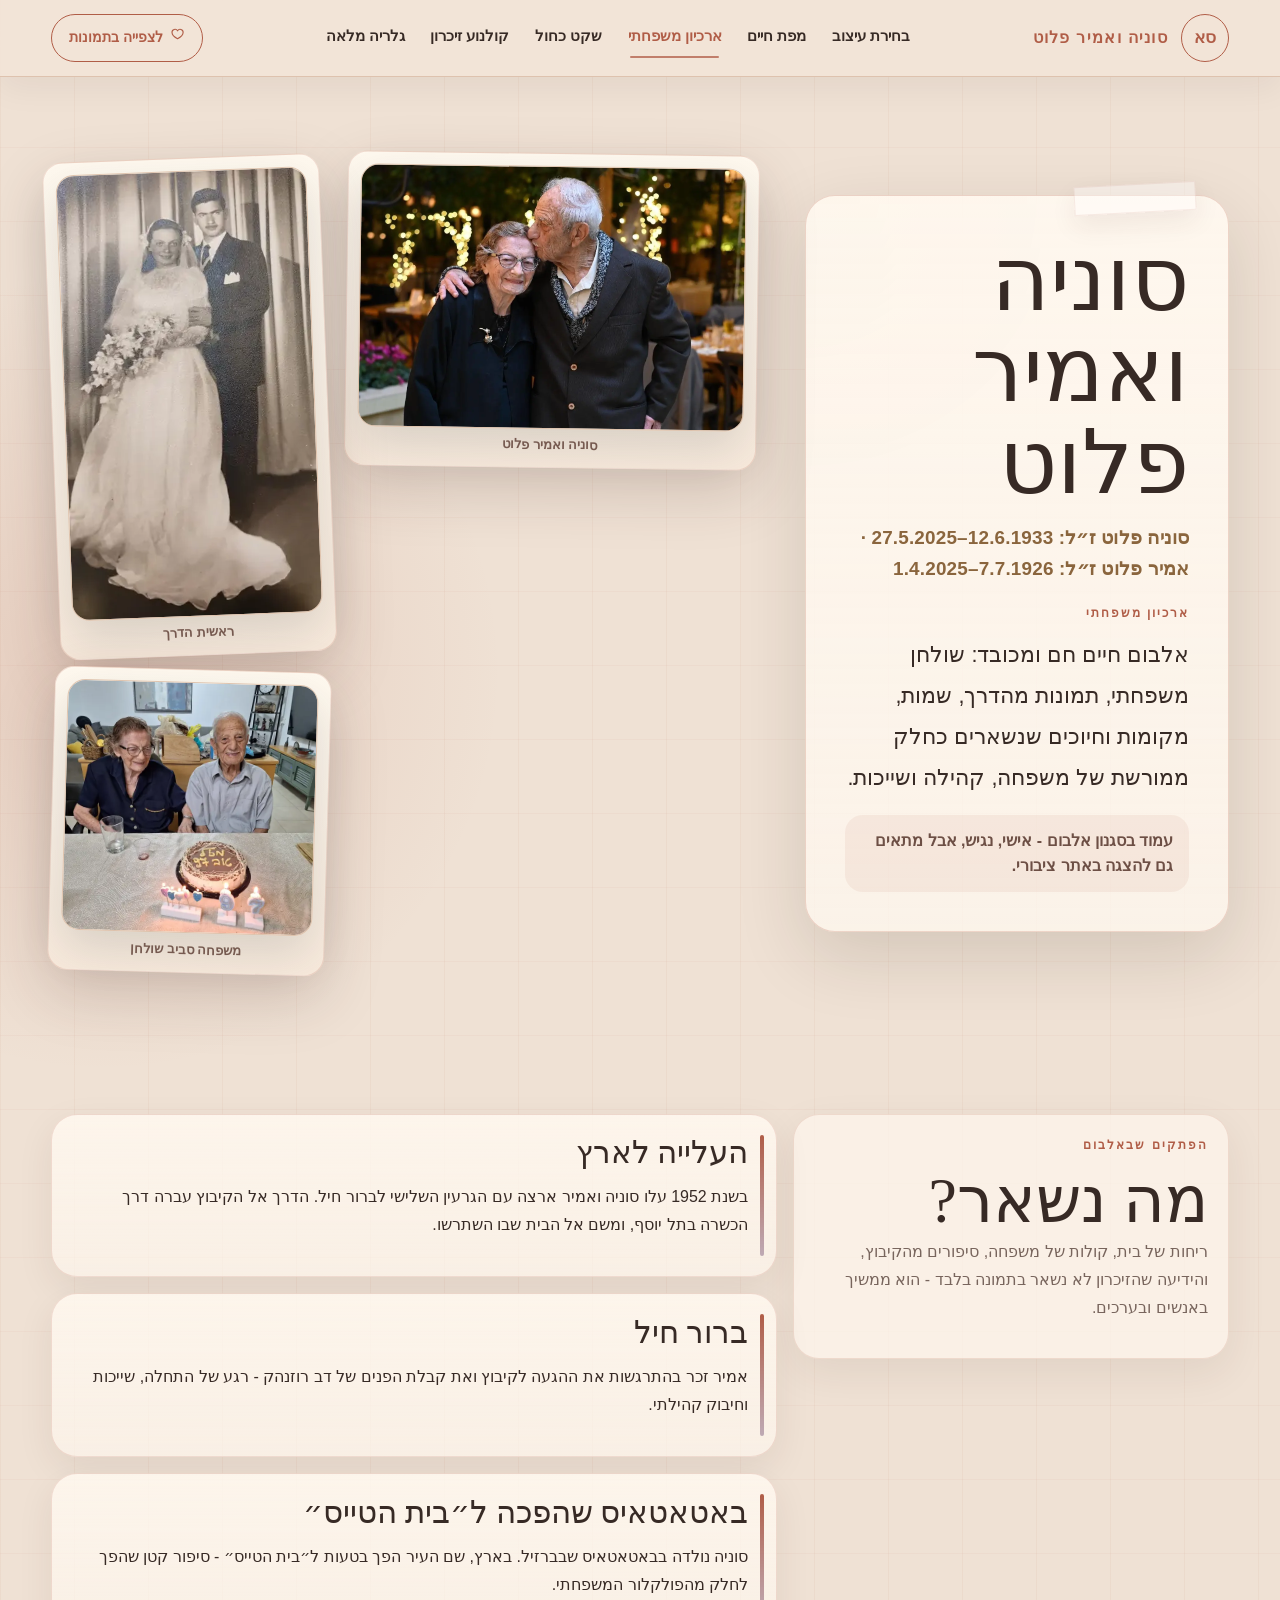
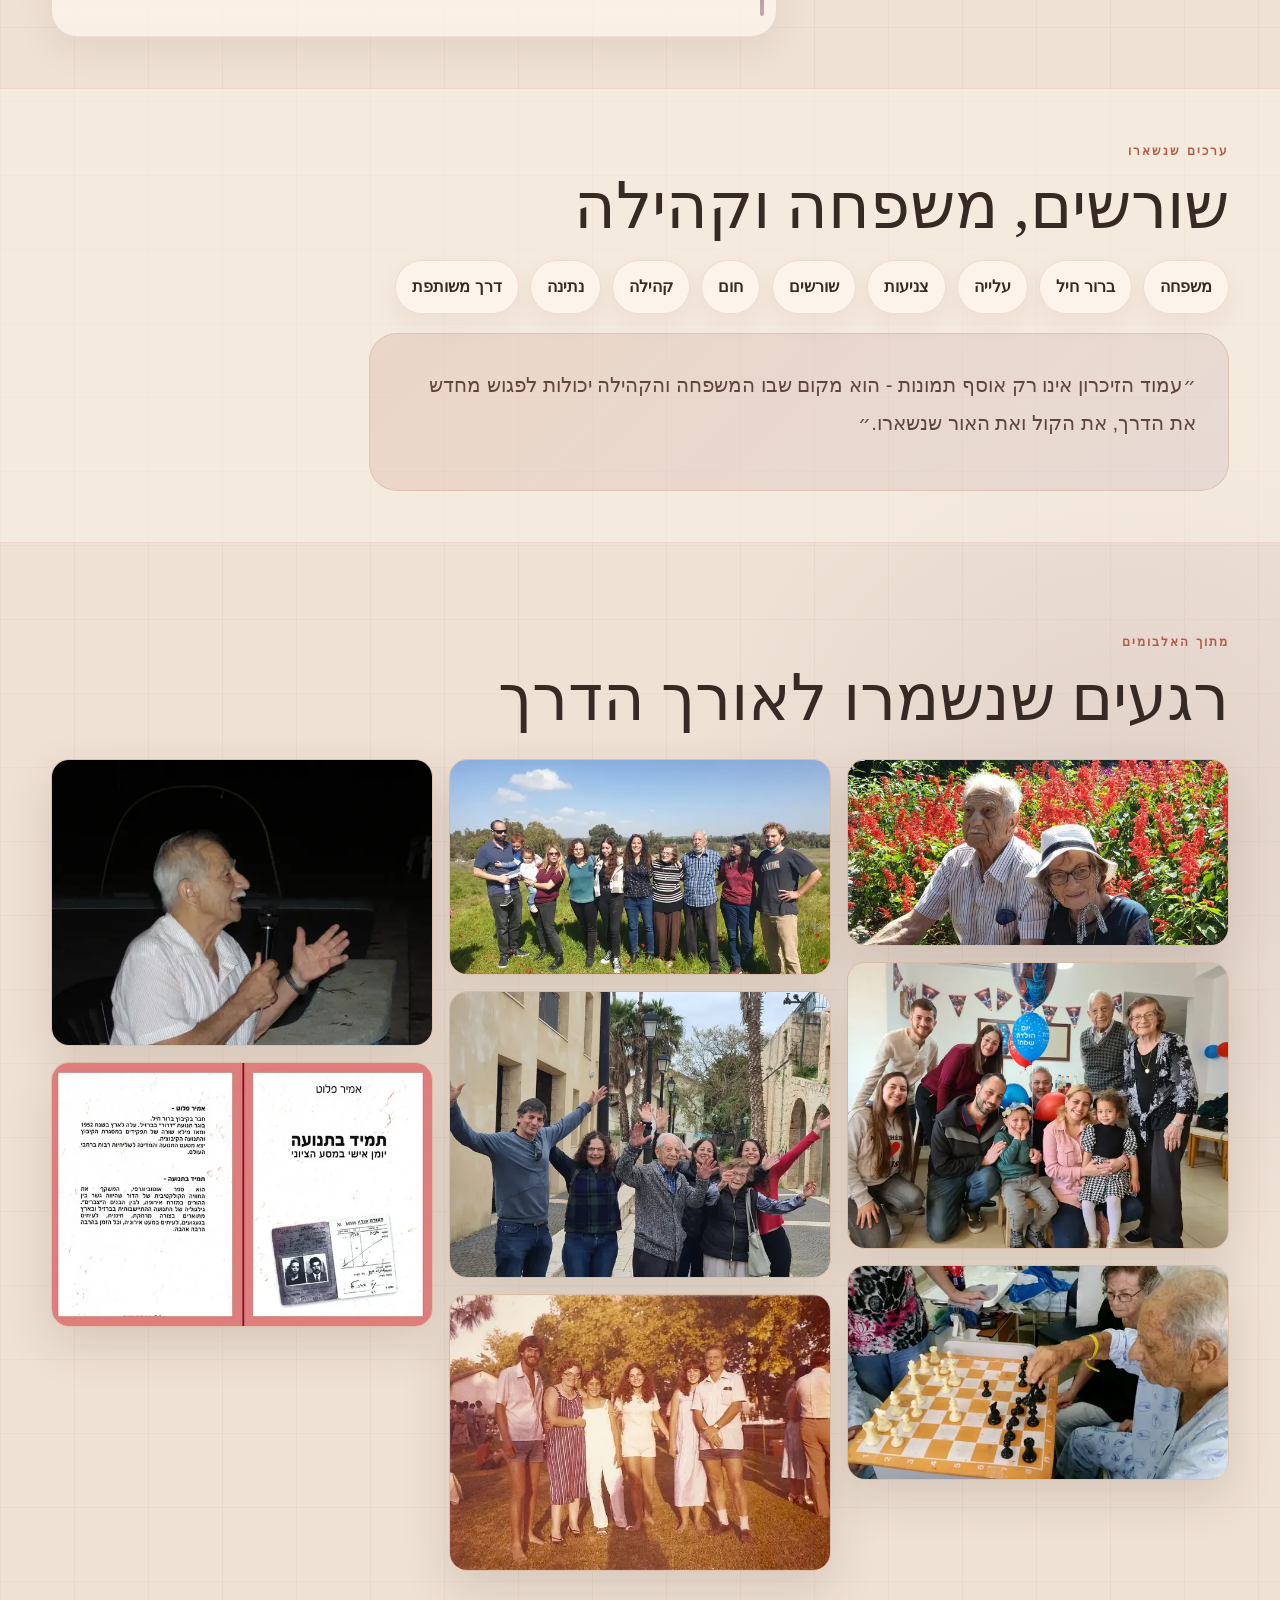
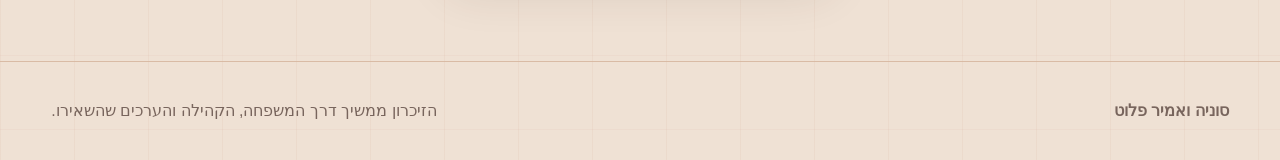
<file: option-5-family-archive.html>
<!doctype html>
<html lang="he" dir="rtl">
<head>
  <meta charset="utf-8">
  <meta name="viewport" content="width=device-width, initial-scale=1">
  <title>ארכיון משפחתי | סוניה ואמיר פלוט</title>
  <meta name="description" content="עמוד זיכרון לסוניה ואמיר פלוט, עם סיפור חיים, תמונות ותחנות משמעותיות.">
  <link rel="stylesheet" href="assets/css/new-options.css">
  <script src="assets/js/new-options.js" defer></script>
</head>
<body class="page-archive">
<a class="skip-link" href="#main">דילוג לתוכן המרכזי</a>
<header class="site-header">
  <a class="brand" href="index.html" aria-label="דף הבית"><span class="brand-mark">סא</span><span>סוניה ואמיר פלוט</span></a>
  <button class="nav-toggle" type="button" data-nav-toggle aria-controls="site-nav" aria-expanded="false" aria-label="פתיחת תפריט"><span data-menu-icon></span></button>
  <nav class="site-nav" id="site-nav" data-nav aria-label="ניווט ראשי"><a href="index.html" class="">בחירת עיצוב</a><a href="option-4-journey-map.html" class="">מפת חיים</a><a href="option-5-family-archive.html" class="is-active">ארכיון משפחתי</a><a href="option-6-pastel-blue.html" class="">שקט כחול</a><a href="option-7-cinematic.html" class="">קולנוע זיכרון</a><a href="gallery-full.html" class="">גלריה מלאה</a></nav>
  <a class="header-action" href="gallery-full.html"><span data-heart-icon></span> לצפייה בתמונות</a>
</header>
<main id="main">
  <section class="archive-hero">
    <div class="archive-board">
      <article class="archive-title-note">
        <h1 class="display">סוניה ואמיר פלוט</h1>
        <p class="dates">סוניה פלוט ז״ל: 12.6.1933–27.5.2025 · אמיר פלוט ז״ל: 7.7.1926–1.4.2025</p>
        <p class="eyebrow">ארכיון משפחתי</p>
        <p class="lead">אלבום חיים חם ומכובד: שולחן משפחתי, תמונות מהדרך, שמות, מקומות וחיוכים שנשארים כחלק ממורשת של משפחה, קהילה ושייכות.</p><div class="archive-mini-note">עמוד בסגנון אלבום - אישי, נגיש, אבל מתאים גם להצגה באתר ציבורי.</div>
      </article>
      <div class="archive-collage">
        <figure><div class="photo-cover"><img class="" data-full="assets/shared-webp/photo-24.webp" src="assets/shared-webp/photo-24.webp" alt="סוניה ואמיר יחד" loading="eager" decoding="async" width="1275" height="866"></div><figcaption class="caption">סוניה ואמיר פלוט</figcaption></figure>
        <figure><div class="photo-cover"><img class="" data-full="assets/shared-webp/photo-14.webp" src="assets/thumbs-webp/photo-14.webp" alt="תמונה ישנה של סוניה ואמיר" loading="lazy" decoding="async" width="619" height="1100"></div><figcaption class="caption">ראשית הדרך</figcaption></figure>
        <figure><div class="photo-cover"><img class="" data-full="assets/shared-webp/photo-13.webp" src="assets/thumbs-webp/photo-13.webp" alt="חגיגה משפחתית" loading="lazy" decoding="async" width="1100" height="1100"></div><figcaption class="caption">משפחה סביב שולחן</figcaption></figure>
      </div>
    </div>
  </section>
  <section class="section section-tight"><div class="container scrapbook-row">
    <aside class="scrap-aside"><p class="eyebrow">הפתקים שבאלבום</p><h2>מה נשאר?</h2><p class="muted">ריחות של בית, קולות של משפחה, סיפורים מהקיבוץ, והידיעה שהזיכרון לא נשאר בתמונה בלבד - הוא ממשיך באנשים ובערכים.</p></aside>
    <div class="scrap-cards">
      <article class="scrap-card"><h3>העלייה לארץ</h3><p>בשנת 1952 עלו סוניה ואמיר ארצה עם הגרעין השלישי לברור חיל. הדרך אל הקיבוץ עברה דרך הכשרה בתל יוסף, ומשם אל הבית שבו השתרשו.</p></article>
      <article class="scrap-card"><h3>ברור חיל</h3><p>אמיר זכר בהתרגשות את ההגעה לקיבוץ ואת קבלת הפנים של דב רוזנהק - רגע של התחלה, שייכות וחיבוק קהילתי.</p></article>
      <article class="scrap-card"><h3>באטאטאיס שהפכה ל״בית הטייס״</h3><p>סוניה נולדה בבאטאטאיס שבברזיל. בארץ, שם העיר הפך בטעות ל״בית הטייס״ - סיפור קטן שהפך לחלק מהפולקלור המשפחתי.</p></article>
    </div>
  </div></section>
  <section class="section section-tight archive-legacy-section"><div class="container"><p class="eyebrow">ערכים שנשארו</p><h2>שורשים, משפחה וקהילה</h2><div class="memory-tags" style="margin-block-start:1rem"><span>משפחה</span><span>ברור חיל</span><span>עלייה</span><span>צניעות</span><span>שורשים</span><span>חום</span><span>קהילה</span><span>נתינה</span><span>דרך משותפת</span></div><div class="archive-quote-card"><p>״עמוד הזיכרון אינו רק אוסף תמונות - הוא מקום שבו המשפחה והקהילה יכולות לפגוש מחדש את הדרך, את הקול ואת האור שנשארו.״</p></div></div></section>
  <section class="section"><div class="container"><p class="eyebrow">מתוך האלבומים</p><h2>רגעים שנשמרו לאורך הדרך</h2><div class="archive-masonry" style="margin-block-start:1.5rem">
    <figure><div class="photo-cover"><img class="" data-full="assets/shared-webp/photo-10.webp" src="assets/thumbs-webp/photo-10.webp" alt="טיול וזמן יחד" loading="lazy" decoding="async" width="1100" height="534"></div></figure>
    <figure><div class="photo-cover"><img class="" data-full="assets/shared-webp/photo-11.webp" src="assets/thumbs-webp/photo-11.webp" alt="מפגש משפחתי" loading="lazy" decoding="async" width="1100" height="825"></div></figure>
    <figure><div class="photo-cover"><img class="" data-full="assets/shared-webp/photo-12.webp" src="assets/thumbs-webp/photo-12.webp" alt="רגע ביתי סביב משחק" loading="lazy" decoding="async" width="1100" height="619"></div></figure>
    <figure><div class="photo-cover"><img class="" data-full="assets/shared-webp/photo-16.webp" src="assets/thumbs-webp/photo-16.webp" alt="משפחה וחברים בטיול" loading="lazy" decoding="async" width="1100" height="619"></div></figure>
    <figure><div class="photo-cover"><img class="" data-full="assets/shared-webp/photo-17.webp" src="assets/thumbs-webp/photo-17.webp" alt="קבוצה משפחתית מחייכת" loading="lazy" decoding="async" width="1100" height="825"></div></figure>
    <figure><div class="photo-cover"><img class="" data-full="assets/shared-webp/photo-18.webp" src="assets/thumbs-webp/photo-18.webp" alt="זיכרון מהעבר" loading="lazy" decoding="async" width="962" height="698"></div></figure>
    <figure><div class="photo-cover"><img class="" data-full="assets/shared-webp/photo-21.webp" src="assets/thumbs-webp/photo-21.webp" alt="אמיר ברגע של שיחה" loading="lazy" decoding="async" width="1100" height="825"></div></figure>
    <figure><div class="photo-cover"><img class="" data-full="assets/shared-webp/photo-25.webp" src="assets/thumbs-webp/photo-25.webp" alt="רגע משפחתי" loading="lazy" decoding="async" width="1040" height="720"></div></figure>
  </div></div></section>
</main><footer class="footer">
  <div class="footer-inner">
    <strong>סוניה ואמיר פלוט</strong>
    <span>הזיכרון ממשיך דרך המשפחה, הקהילה והערכים שהשאירו.</span>
  </div>
</footer>
</body>
</html>
</file>
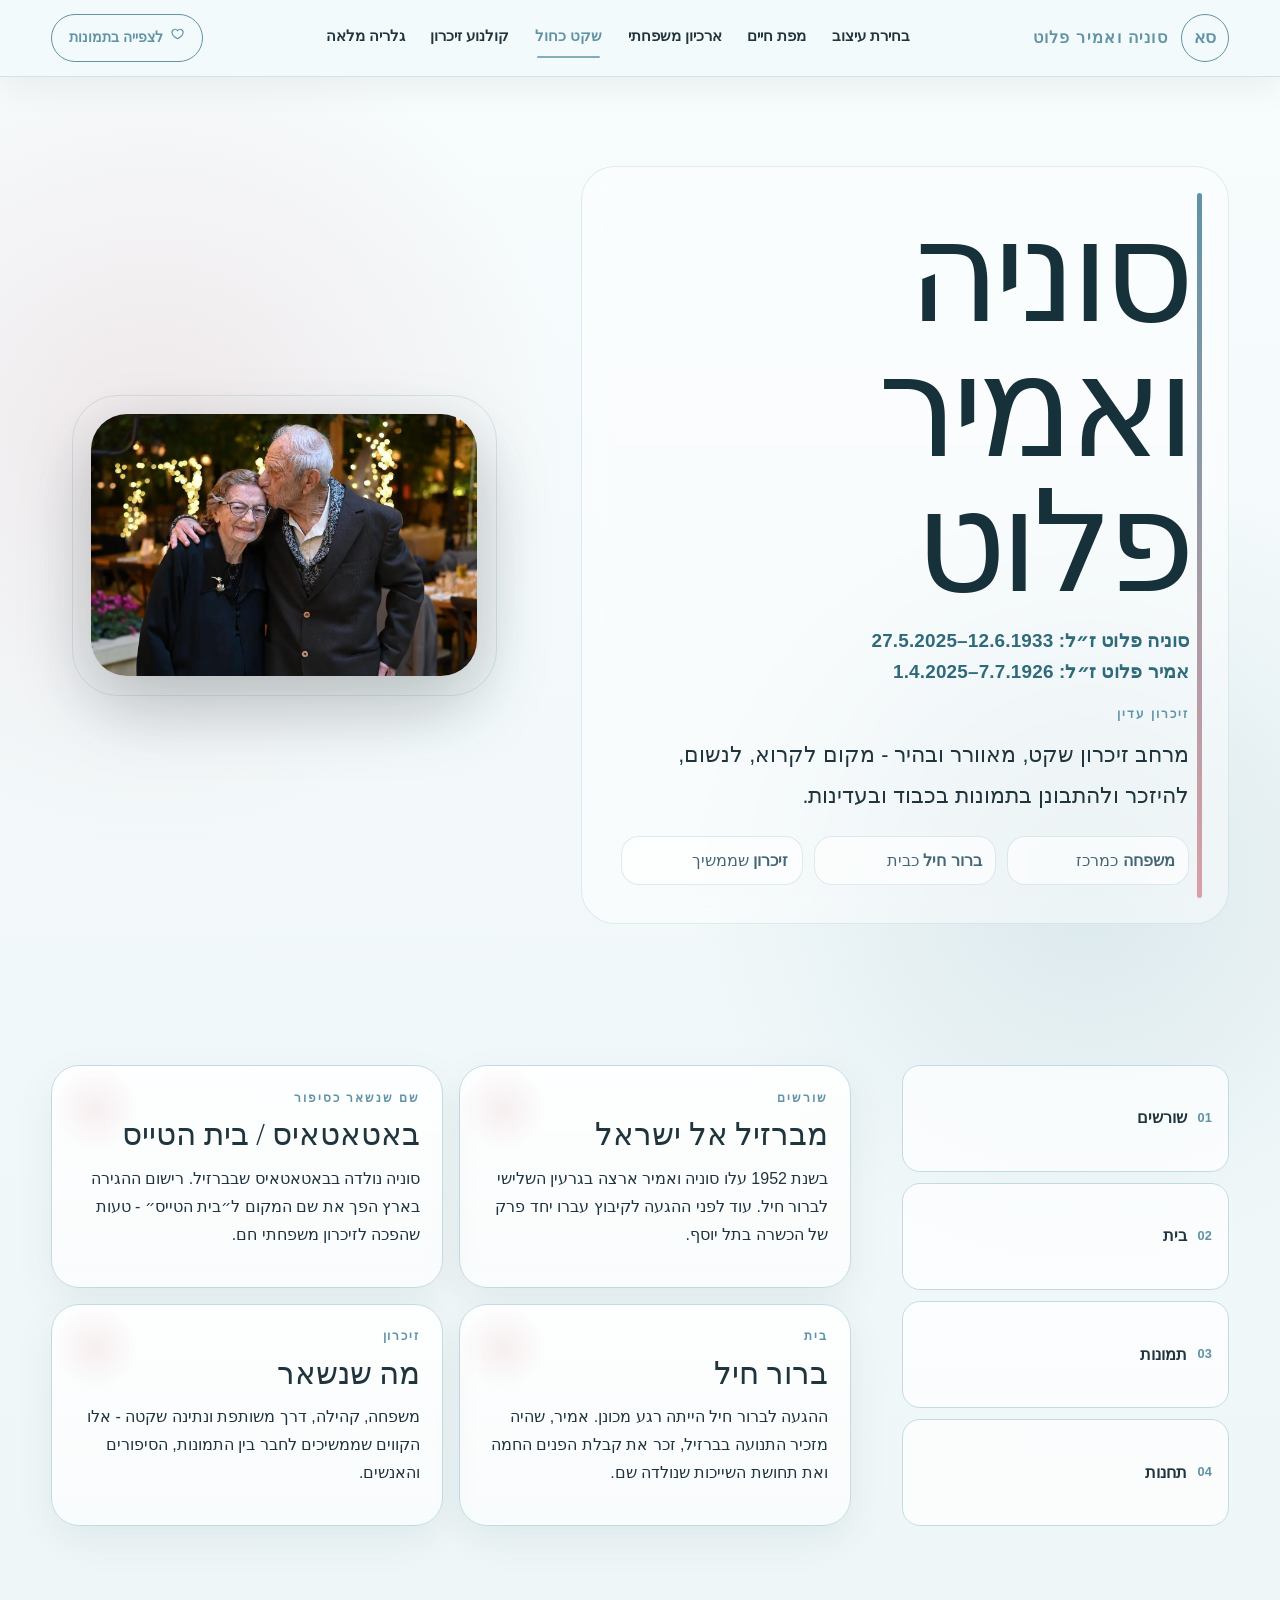
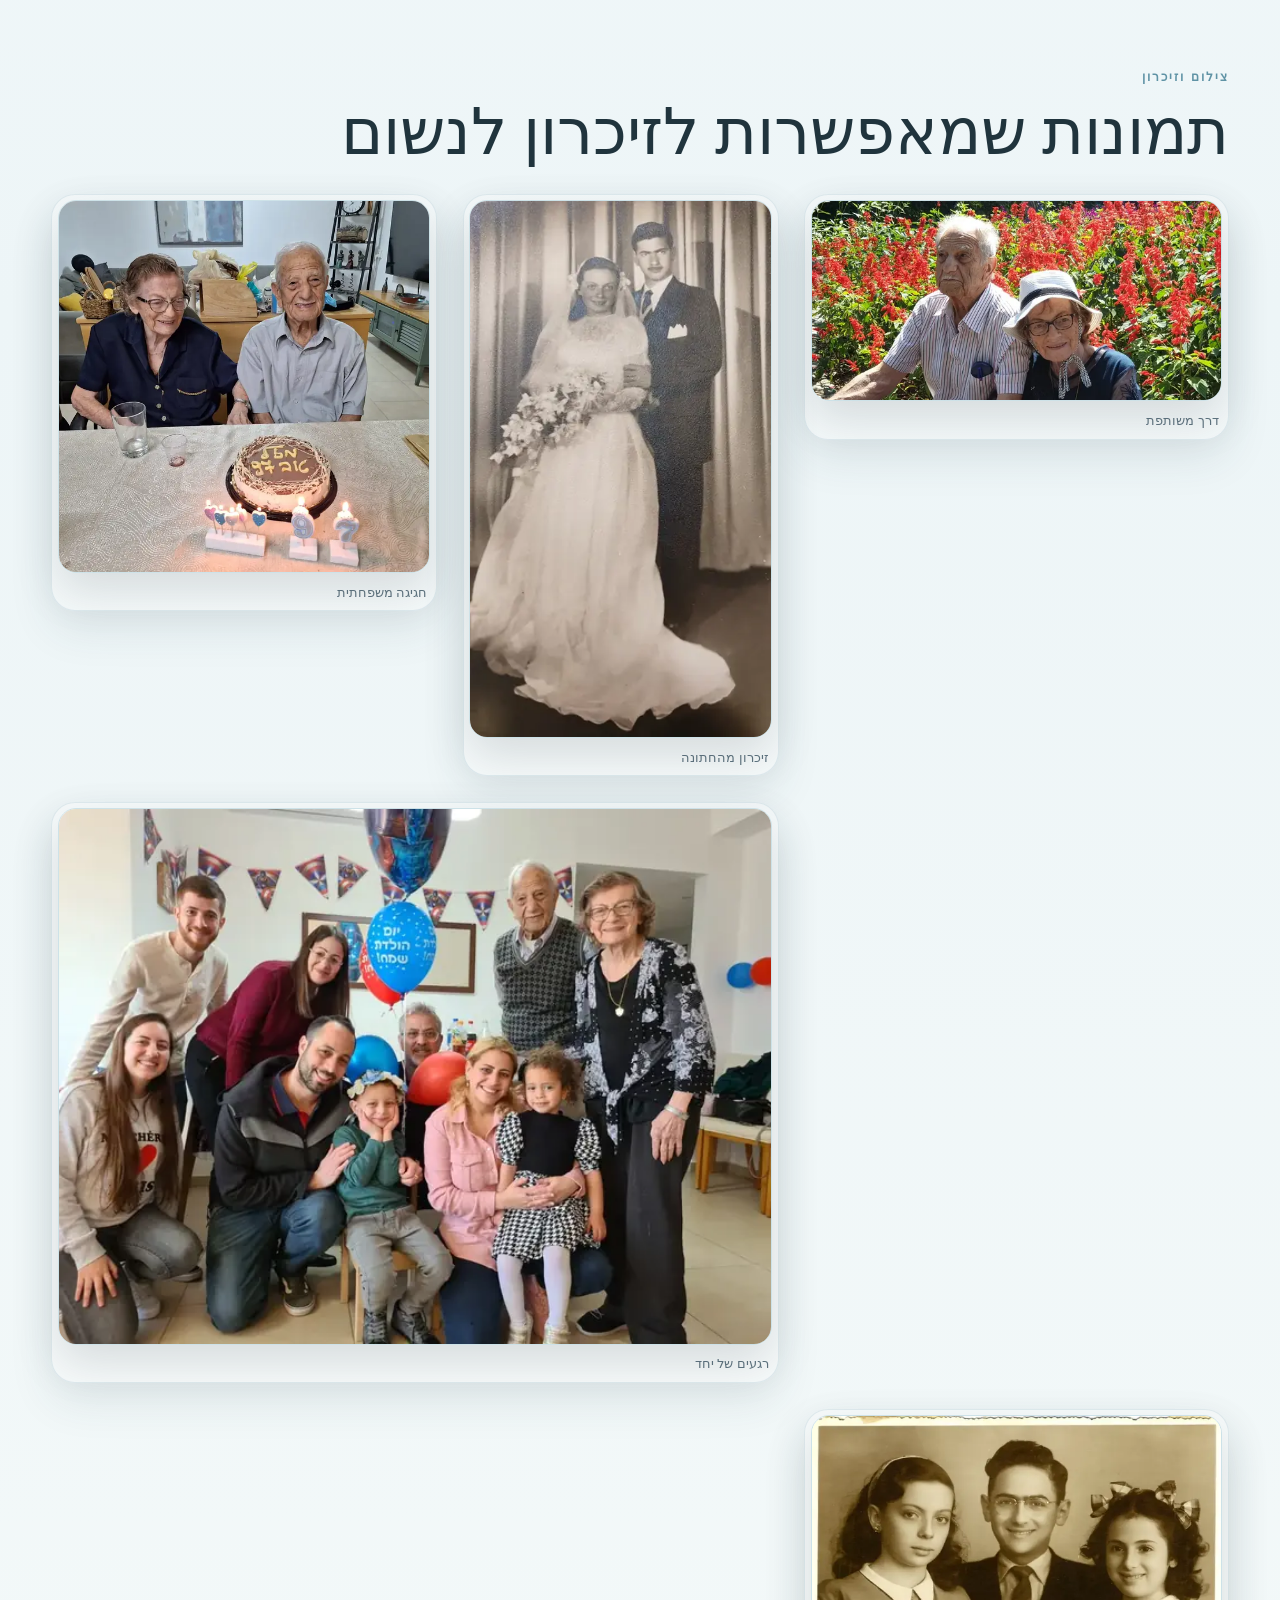
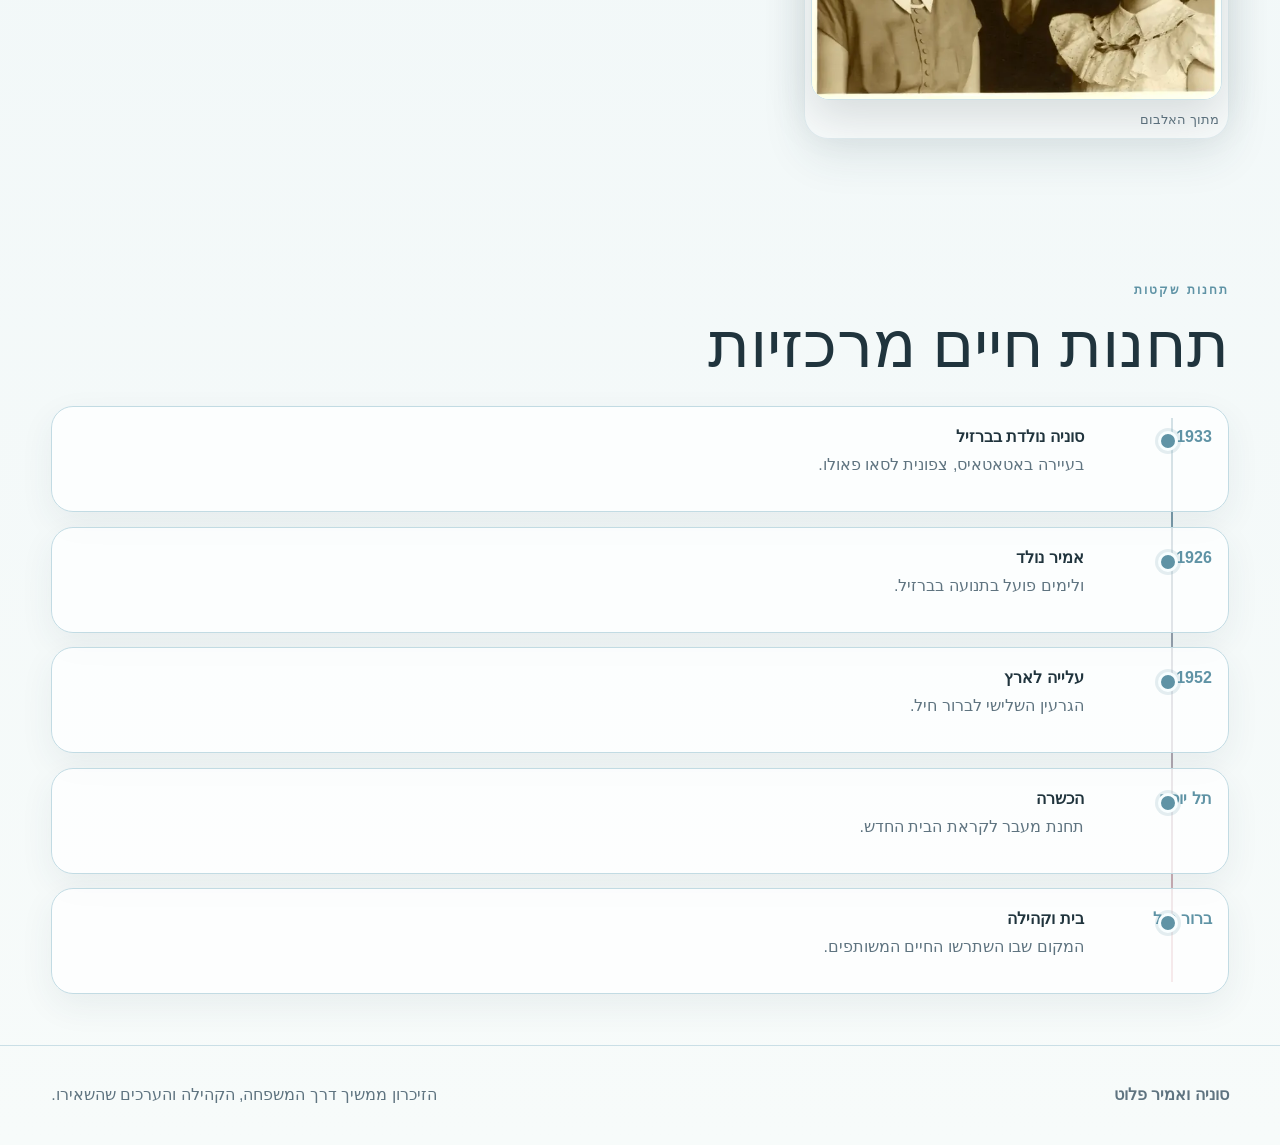
<file: option-6-pastel-blue.html>
<!doctype html>
<html lang="he" dir="rtl">
<head>
  <meta charset="utf-8">
  <meta name="viewport" content="width=device-width, initial-scale=1">
  <title>שקט כחול | סוניה ואמיר פלוט</title>
  <meta name="description" content="עמוד זיכרון לסוניה ואמיר פלוט, עם סיפור חיים, תמונות ותחנות משמעותיות.">
  <link rel="stylesheet" href="assets/css/new-options.css">
  <script src="assets/js/new-options.js" defer></script>
</head>
<body class="page-blue">
<a class="skip-link" href="#main">דילוג לתוכן המרכזי</a>
<header class="site-header">
  <a class="brand" href="index.html" aria-label="דף הבית"><span class="brand-mark">סא</span><span>סוניה ואמיר פלוט</span></a>
  <button class="nav-toggle" type="button" data-nav-toggle aria-controls="site-nav" aria-expanded="false" aria-label="פתיחת תפריט"><span data-menu-icon></span></button>
  <nav class="site-nav" id="site-nav" data-nav aria-label="ניווט ראשי"><a href="index.html" class="">בחירת עיצוב</a><a href="option-4-journey-map.html" class="">מפת חיים</a><a href="option-5-family-archive.html" class="">ארכיון משפחתי</a><a href="option-6-pastel-blue.html" class="is-active">שקט כחול</a><a href="option-7-cinematic.html" class="">קולנוע זיכרון</a><a href="gallery-full.html" class="">גלריה מלאה</a></nav>
  <a class="header-action" href="gallery-full.html"><span data-heart-icon></span> לצפייה בתמונות</a>
</header>
<main id="main">
  <section class="blue-hero">
    <div class="blue-layout">
      <div class="blue-heading">
        <h1 class="display">סוניה<br>ואמיר פלוט</h1>
        <p class="dates">סוניה פלוט ז״ל: 12.6.1933–27.5.2025<br>אמיר פלוט ז״ל: 7.7.1926–1.4.2025</p>
        <p class="eyebrow">זיכרון עדין</p>
        <p class="lead">מרחב זיכרון שקט, מאוורר ובהיר - מקום לקרוא, לנשום, להיזכר ולהתבונן בתמונות בכבוד ובעדינות.</p><div class="blue-legacy-strip"><span><strong>משפחה</strong> כמרכז</span><span><strong>ברור חיל</strong> כבית</span><span><strong>זיכרון</strong> שממשיך</span></div>
      </div>
      <figure class="photo-cover blue-hero-photo"><img class="" data-full="assets/shared-webp/photo-24.webp" src="assets/shared-webp/photo-24.webp" alt="סוניה ואמיר פלוט יחד" loading="eager" decoding="async" width="1275" height="866"></figure>
    </div>
  </section>
  <section class="section section-tight" id="story"><div class="container blue-story-grid">
    <nav class="blue-index-list" aria-label="תוכן העמוד"><a href="#roots"><span>01</span> שורשים</a><a href="#home"><span>02</span> בית</a><a href="#photos"><span>03</span> תמונות</a><a href="#timeline"><span>04</span> תחנות</a></nav>
    <div class="blue-panels" id="roots">
      <article class="blue-panel"><p class="eyebrow">שורשים</p><h3>מברזיל אל ישראל</h3><p>בשנת 1952 עלו סוניה ואמיר ארצה בגרעין השלישי לברור חיל. עוד לפני ההגעה לקיבוץ עברו יחד פרק של הכשרה בתל יוסף.</p></article>
      <article class="blue-panel"><p class="eyebrow">שם שנשאר כסיפור</p><h3>באטאטאיס / בית הטייס</h3><p>סוניה נולדה בבאטאטאיס שבברזיל. רישום ההגירה בארץ הפך את שם המקום ל״בית הטייס״ - טעות שהפכה לזיכרון משפחתי חם.</p></article>
      <article class="blue-panel" id="home"><p class="eyebrow">בית</p><h3>ברור חיל</h3><p>ההגעה לברור חיל הייתה רגע מכונן. אמיר, שהיה מזכיר התנועה בברזיל, זכר את קבלת הפנים החמה ואת תחושת השייכות שנולדה שם.</p></article>
      <article class="blue-panel"><p class="eyebrow">זיכרון</p><h3>מה שנשאר</h3><p>משפחה, קהילה, דרך משותפת ונתינה שקטה - אלו הקווים שממשיכים לחבר בין התמונות, הסיפורים והאנשים.</p></article>
    </div>
  </div></section>
  <section class="section" id="photos"><div class="container"><p class="eyebrow">צילום וזיכרון</p><h2>תמונות שמאפשרות לזיכרון לנשום</h2><div class="blue-photo-wall" style="margin-block-start:1.5rem">
    <figure><div class="photo-cover"><img class="" data-full="assets/shared-webp/photo-10.webp" src="assets/thumbs-webp/photo-10.webp" alt="סוניה ואמיר בטיול" loading="lazy" decoding="async" width="1100" height="534"></div><figcaption class="caption">דרך משותפת</figcaption></figure>
    <figure><div class="photo-cover"><img class="" data-full="assets/shared-webp/photo-14.webp" src="assets/thumbs-webp/photo-14.webp" alt="תמונה מהעבר" loading="lazy" decoding="async" width="619" height="1100"></div><figcaption class="caption">זיכרון מהחתונה</figcaption></figure>
    <figure><div class="photo-cover"><img class="" data-full="assets/shared-webp/photo-13.webp" src="assets/thumbs-webp/photo-13.webp" alt="חגיגה משפחתית" loading="lazy" decoding="async" width="1100" height="1100"></div><figcaption class="caption">חגיגה משפחתית</figcaption></figure>
    <figure><div class="photo-cover"><img class="" data-full="assets/shared-webp/photo-11.webp" src="assets/thumbs-webp/photo-11.webp" alt="משפחה יחד" loading="lazy" decoding="async" width="1100" height="825"></div><figcaption class="caption">רגעים של יחד</figcaption></figure>
    <figure><div class="photo-cover"><img class="" data-full="assets/shared-webp/photo-19.webp" src="assets/thumbs-webp/photo-19.webp" alt="דיוקן משפחתי מהעבר" loading="lazy" decoding="async" width="1100" height="762"></div><figcaption class="caption">מתוך האלבום</figcaption></figure>
  </div></div></section>
  <section class="section section-tight" id="timeline"><div class="container"><p class="eyebrow">תחנות שקטות</p><h2>תחנות חיים מרכזיות</h2><ol class="blue-timeline" style="margin-block-start:1.5rem"><li><time>1933</time><div><strong>סוניה נולדת בברזיל</strong><p class="muted">בעיירה באטאטאיס, צפונית לסאו פאולו.</p></div></li><li><time>1926</time><div><strong>אמיר נולד</strong><p class="muted">ולימים פועל בתנועה בברזיל.</p></div></li><li><time>1952</time><div><strong>עלייה לארץ</strong><p class="muted">הגרעין השלישי לברור חיל.</p></div></li><li><time>תל יוסף</time><div><strong>הכשרה</strong><p class="muted">תחנת מעבר לקראת הבית החדש.</p></div></li><li><time>ברור חיל</time><div><strong>בית וקהילה</strong><p class="muted">המקום שבו השתרשו החיים המשותפים.</p></div></li></ol></div></section>
</main><footer class="footer">
  <div class="footer-inner">
    <strong>סוניה ואמיר פלוט</strong>
    <span>הזיכרון ממשיך דרך המשפחה, הקהילה והערכים שהשאירו.</span>
  </div>
</footer>
</body>
</html>
</file>
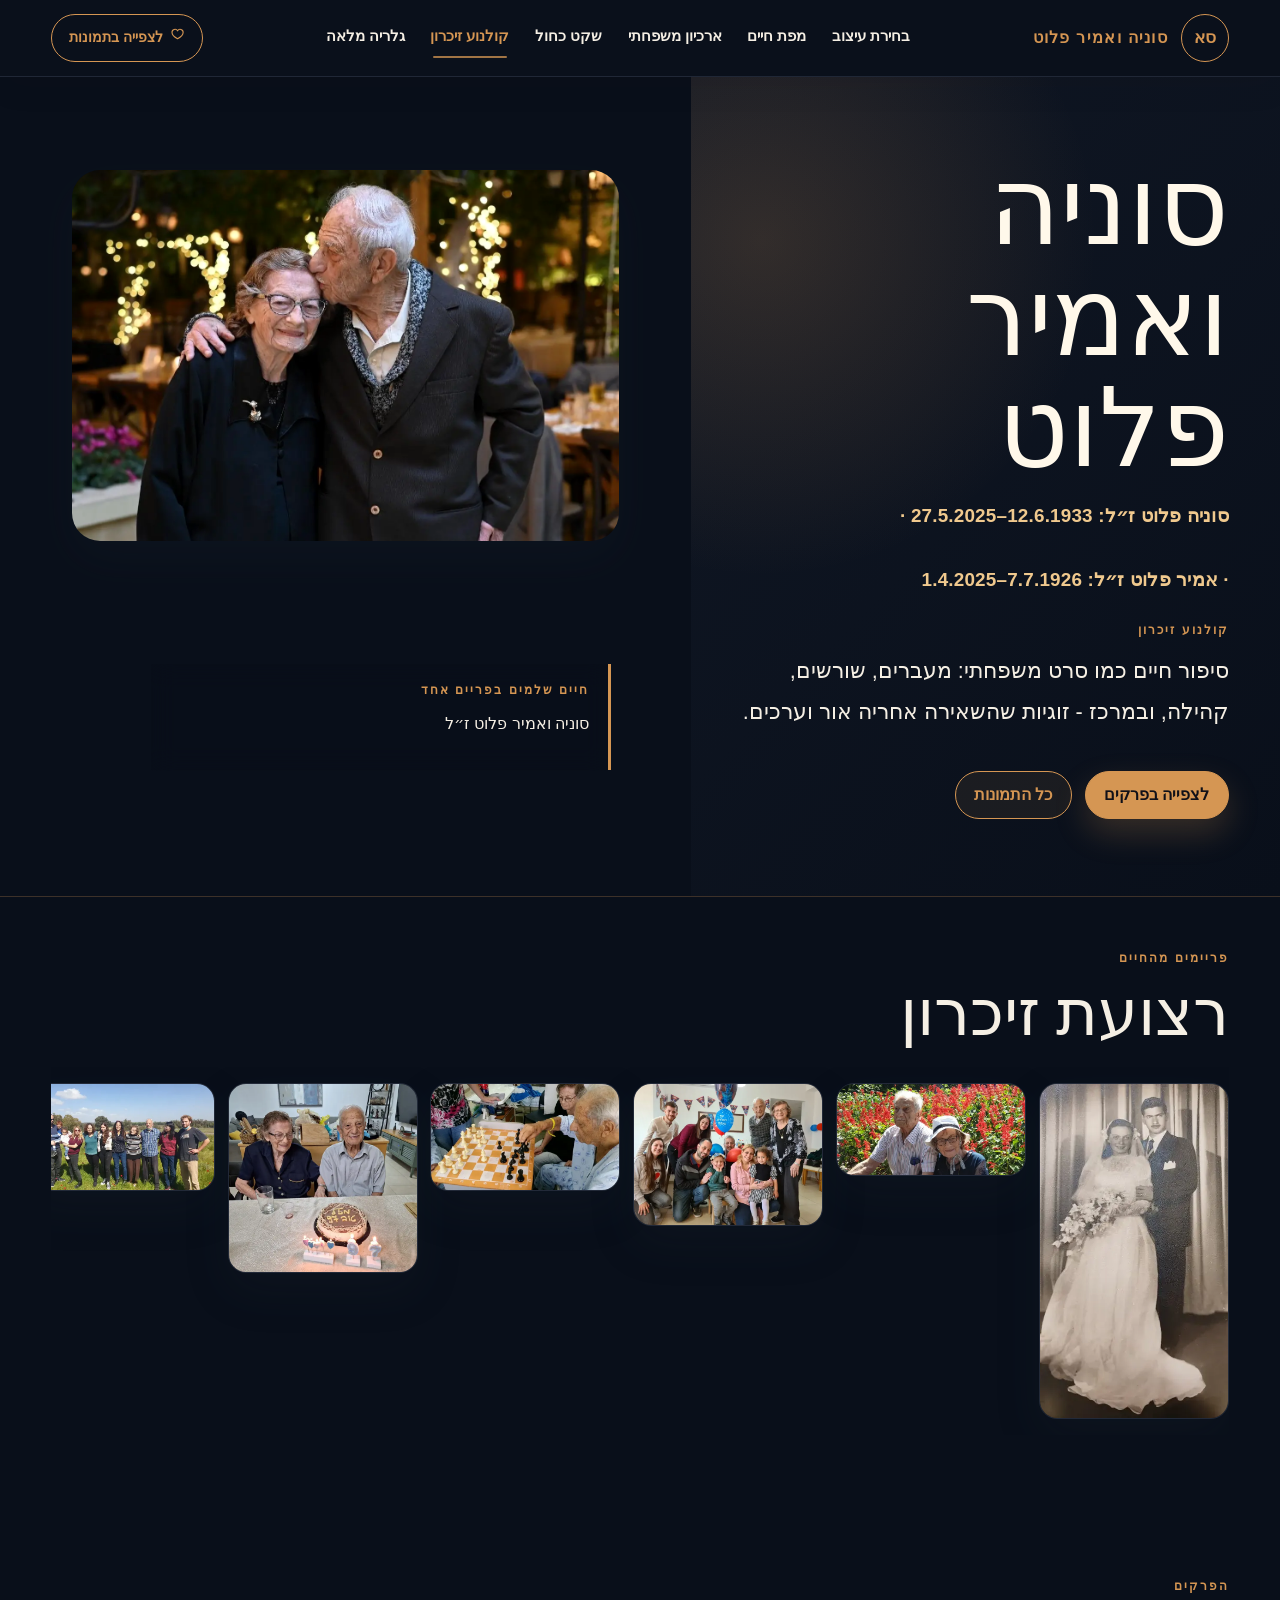
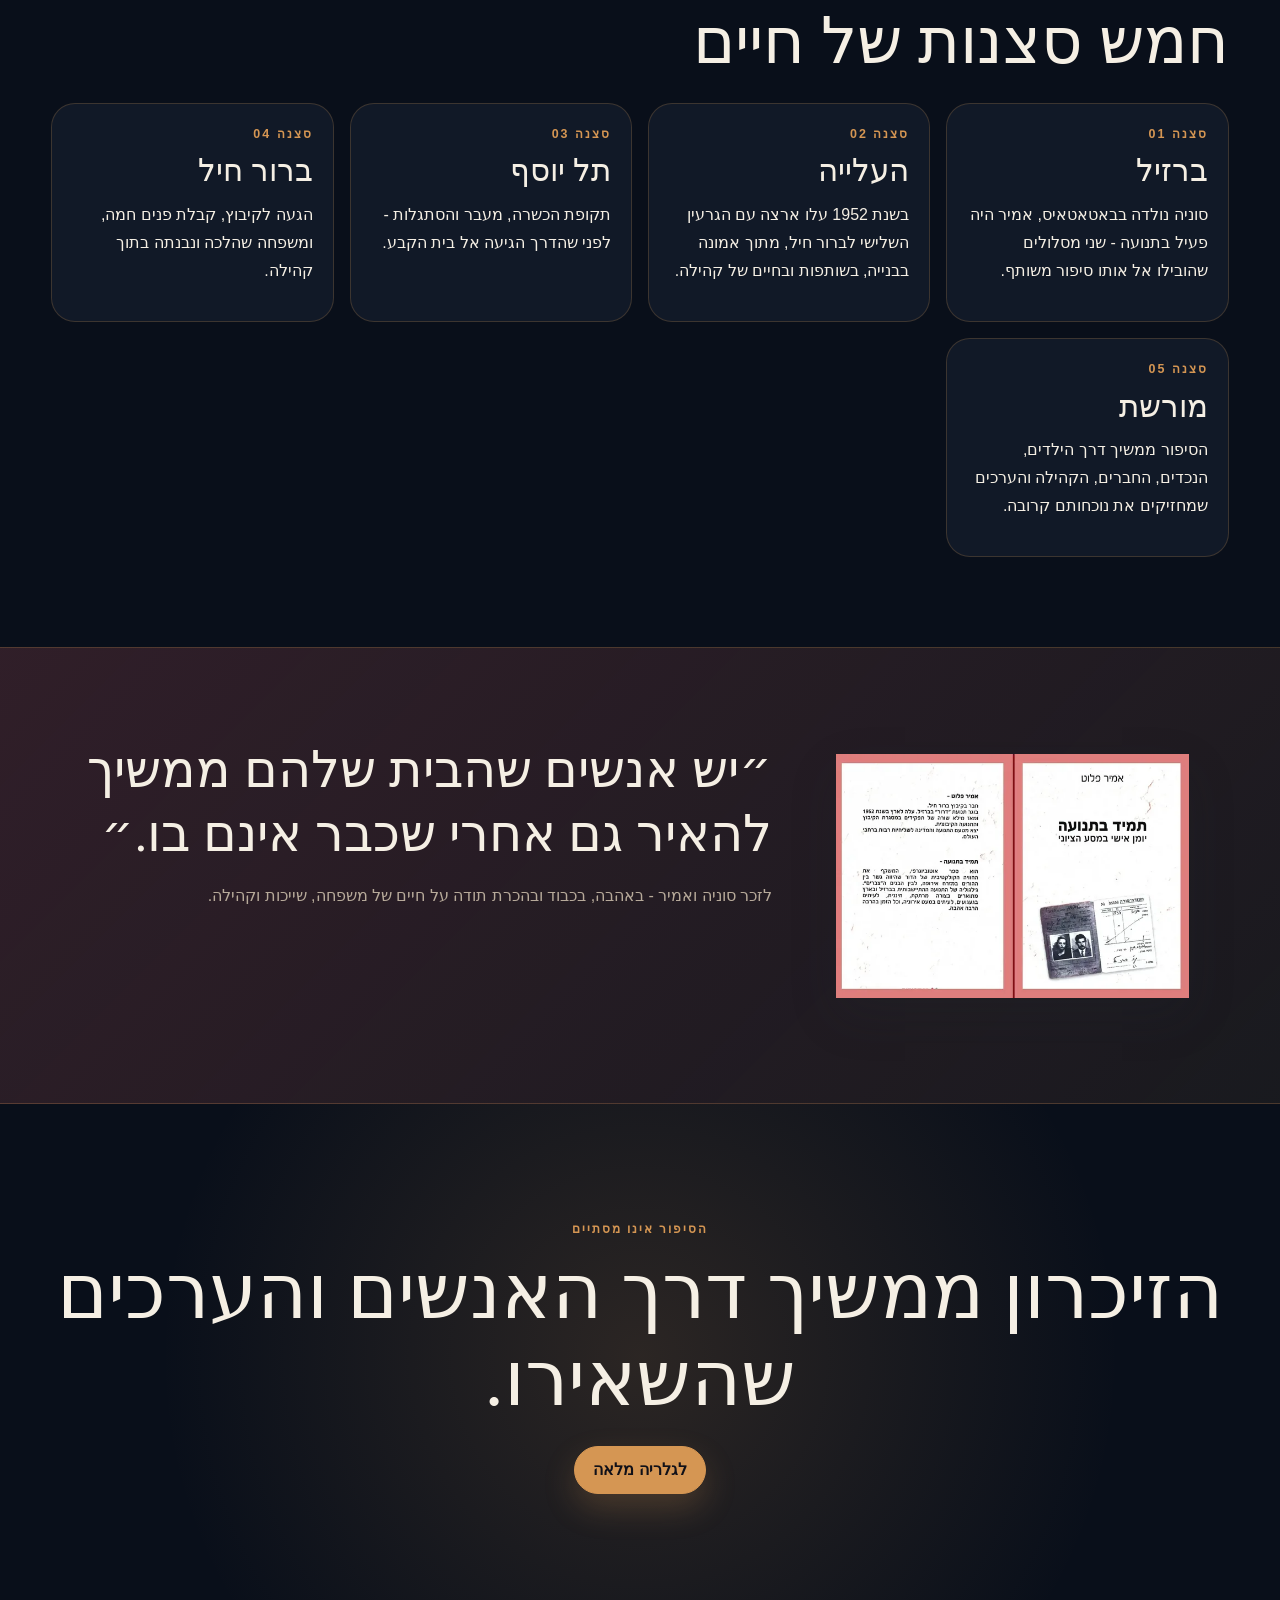
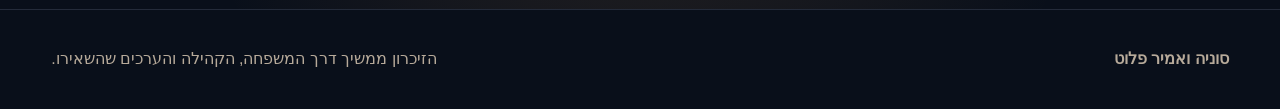
<file: option-7-cinematic.html>
<!doctype html>
<html lang="he" dir="rtl">
<head>
  <meta charset="utf-8">
  <meta name="viewport" content="width=device-width, initial-scale=1">
  <title>קולנוע זיכרון | סוניה ואמיר פלוט</title>
  <meta name="description" content="עמוד זיכרון לסוניה ואמיר פלוט, עם סיפור חיים, תמונות ותחנות משמעותיות.">
  <link rel="stylesheet" href="assets/css/new-options.css">
  <script src="assets/js/new-options.js" defer></script>
</head>
<body class="page-cinema">
<a class="skip-link" href="#main">דילוג לתוכן המרכזי</a>
<header class="site-header">
  <a class="brand" href="index.html" aria-label="דף הבית"><span class="brand-mark">סא</span><span>סוניה ואמיר פלוט</span></a>
  <button class="nav-toggle" type="button" data-nav-toggle aria-controls="site-nav" aria-expanded="false" aria-label="פתיחת תפריט"><span data-menu-icon></span></button>
  <nav class="site-nav" id="site-nav" data-nav aria-label="ניווט ראשי"><a href="index.html" class="">בחירת עיצוב</a><a href="option-4-journey-map.html" class="">מפת חיים</a><a href="option-5-family-archive.html" class="">ארכיון משפחתי</a><a href="option-6-pastel-blue.html" class="">שקט כחול</a><a href="option-7-cinematic.html" class="is-active">קולנוע זיכרון</a><a href="gallery-full.html" class="">גלריה מלאה</a></nav>
  <a class="header-action" href="gallery-full.html"><span data-heart-icon></span> לצפייה בתמונות</a>
</header>
<main id="main">
  <section class="cinema-hero">
    <div class="cinema-title">
      <h1 class="display">סוניה ואמיר פלוט</h1>
      <p class="dates">סוניה פלוט ז״ל: 12.6.1933–27.5.2025 · </p>
      <p class="dates">· אמיר פלוט ז״ל: 7.7.1926–1.4.2025</p>
      <p class="eyebrow">קולנוע זיכרון</p>
      <p class="lead">סיפור חיים כמו סרט משפחתי: מעברים, שורשים, קהילה, ובמרכז - זוגיות שהשאירה אחריה אור וערכים.</p>
      <div class="btn-row"><a class="btn" href="#scenes">לצפייה בפרקים</a><a class="btn secondary" href="gallery-full.html">כל התמונות</a></div>
    </div>
    <div class="cinema-frame">
      <figure class="photo-cover"><img class="" data-full="assets/shared-webp/photo-24.webp" src="assets/shared-webp/photo-24.webp" alt="סוניה ואמיר פלוט" loading="eager" decoding="async" width="1275" height="866"></figure>
      <div class="cinema-caption"><p class="eyebrow">חיים שלמים בפריים אחד</p><p>סוניה ואמיר פלוט ז״ל</p></div>
    </div>
  </section>
  <section class="section section-tight"><div class="container"><p class="eyebrow">פריימים מהחיים</p><h2>רצועת זיכרון</h2><div class="film-strip" style="margin-block-start:1rem">
    <figure><div class="photo-cover"><img class="" data-full="assets/shared-webp/photo-14.webp" src="assets/thumbs-webp/photo-14.webp" alt="חתונה וזיכרון ראשון" loading="lazy" decoding="async" width="619" height="1100"></div></figure><figure><div class="photo-cover"><img class="" data-full="assets/shared-webp/photo-10.webp" src="assets/thumbs-webp/photo-10.webp" alt="טיול משותף" loading="lazy" decoding="async" width="1100" height="534"></div></figure><figure><div class="photo-cover"><img class="" data-full="assets/shared-webp/photo-11.webp" src="assets/thumbs-webp/photo-11.webp" alt="משפחה יחד" loading="lazy" decoding="async" width="1100" height="825"></div></figure><figure><div class="photo-cover"><img class="" data-full="assets/shared-webp/photo-12.webp" src="assets/thumbs-webp/photo-12.webp" alt="רגע ביתי" loading="lazy" decoding="async" width="1100" height="619"></div></figure><figure><div class="photo-cover"><img class="" data-full="assets/shared-webp/photo-13.webp" src="assets/thumbs-webp/photo-13.webp" alt="חגיגה משפחתית" loading="lazy" decoding="async" width="1100" height="1100"></div></figure><figure><div class="photo-cover"><img class="" data-full="assets/shared-webp/photo-16.webp" src="assets/thumbs-webp/photo-16.webp" alt="דרך משותפת" loading="lazy" decoding="async" width="1100" height="619"></div></figure>
  </div></div></section>
  <section class="section" id="scenes"><div class="container"><p class="eyebrow">הפרקים</p><h2>חמש סצנות של חיים</h2><div class="scene-grid" style="margin-block-start:1.5rem">
    <article class="scene-card"><p class="eyebrow">סצנה 01</p><h3>ברזיל</h3><p>סוניה נולדה בבאטאטאיס, אמיר היה פעיל בתנועה - שני מסלולים שהובילו אל אותו סיפור משותף.</p></article>
    <article class="scene-card"><p class="eyebrow">סצנה 02</p><h3>העלייה</h3><p>בשנת 1952 עלו ארצה עם הגרעין השלישי לברור חיל, מתוך אמונה בבנייה, בשותפות ובחיים של קהילה.</p></article>
    <article class="scene-card"><p class="eyebrow">סצנה 03</p><h3>תל יוסף</h3><p>תקופת הכשרה, מעבר והסתגלות - לפני שהדרך הגיעה אל בית הקבע.</p></article>
    <article class="scene-card"><p class="eyebrow">סצנה 04</p><h3>ברור חיל</h3><p>הגעה לקיבוץ, קבלת פנים חמה, ומשפחה שהלכה ונבנתה בתוך קהילה.</p></article>
    <article class="scene-card"><p class="eyebrow">סצנה 05</p><h3>מורשת</h3><p>הסיפור ממשיך דרך הילדים, הנכדים, החברים, הקהילה והערכים שמחזיקים את נוכחותם קרובה.</p></article>
  </div></div></section>
  <section class="section cinema-quote"><figure class="photo-cover"><img class="" data-full="assets/shared-webp/photo-25.webp" src="assets/thumbs-webp/photo-25.webp" alt="רגע משפחתי" loading="lazy" decoding="async" width="1040" height="720"></figure><div class="container"><blockquote>״יש אנשים שהבית שלהם ממשיך להאיר גם אחרי שכבר אינם בו.״</blockquote><p class="muted" style="margin-block-start:1rem">לזכר סוניה ואמיר - באהבה, בכבוד ובהכרת תודה על חיים של משפחה, שייכות וקהילה.</p></div></section>
  <section class="cinema-ending"><div class="container"><p class="eyebrow">הסיפור אינו מסתיים</p><h2>הזיכרון ממשיך דרך האנשים והערכים שהשאירו.</h2><div class="btn-row" style="justify-content:center"><a class="btn" href="gallery-full.html">לגלריה מלאה</a></div></div></section>
</main><footer class="footer">
  <div class="footer-inner">
    <strong>סוניה ואמיר פלוט</strong>
    <span>הזיכרון ממשיך דרך המשפחה, הקהילה והערכים שהשאירו.</span>
  </div>
</footer>
</body>
</html>
</file>
<file: assets/css/new-options.css>
:root {
  --font-serif: Georgia, 'Times New Roman', serif;
  --font-sans: Arial, 'Noto Sans Hebrew', 'Segoe UI', sans-serif;
  --radius-xl: 34px;
  --radius-lg: 22px;
  --shadow-soft: 0 24px 70px rgba(39, 32, 22, .14);
  --shadow-strong: 0 30px 90px rgba(0, 0, 0, .22);
  --page-pad: clamp(1rem, 4vw, 4rem);
}

* { box-sizing: border-box; }
html { scroll-behavior: smooth; }
body {
  margin: 0;
  direction: rtl;
  text-align: right;
  font-family: var(--font-sans);
  color: var(--ink, #2f2922);
  background: var(--bg, #f7f1e7);
  line-height: 1.75;
  overflow-x: hidden;
}
a { color: inherit; text-decoration: none; }
img { display: block; max-width: 100%; height: auto; }
button, input, textarea { font: inherit; }

.skip-link {
  position: absolute;
  inset-block-start: .75rem;
  inset-inline-start: .75rem;
  z-index: 50;
  padding: .65rem 1rem;
  background: #fff;
  color: #111;
  border-radius: 999px;
  transform: translateY(-140%);
  transition: transform .2s ease;
}
.skip-link:focus { transform: translateY(0); }

.site-header {
  position: sticky;
  inset-block-start: 0;
  z-index: 20;
  display: flex;
  align-items: center;
  justify-content: space-between;
  gap: 1rem;
  padding-block: .85rem;
  padding-inline: var(--page-pad);
  background: color-mix(in srgb, var(--header-bg, #fbf7ee) 86%, transparent);
  border-block-end: 1px solid color-mix(in srgb, var(--line, #d5c2a4) 72%, transparent);
  backdrop-filter: blur(16px);
}
.brand {
  display: inline-flex;
  align-items: center;
  gap: .8rem;
  font-weight: 800;
  letter-spacing: .08em;
  color: var(--brand, var(--accent, #b78942));
  white-space: nowrap;
}
.brand-mark {
  inline-size: 3rem;
  block-size: 3rem;
  display: grid;
  place-items: center;
  border: 1px solid currentColor;
  border-radius: 50%;
  font-family: var(--font-serif);
  font-size: 1.05rem;
  letter-spacing: 0;
}
.nav-toggle {
  display: none;
  inline-size: 3rem;
  block-size: 3rem;
  border: 1px solid color-mix(in srgb, var(--accent, #b78942) 70%, transparent);
  border-radius: 999px;
  background: transparent;
  color: var(--ink, #2f2922);
  cursor: pointer;
}
.nav-toggle svg { inline-size: 1.4rem; block-size: 1.4rem; }
.site-nav {
  display: flex;
  align-items: center;
  justify-content: center;
  gap: clamp(.7rem, 2vw, 2.1rem);
  font-size: .92rem;
  font-weight: 700;
}
.site-nav a {
  padding-block: .45rem;
  border-block-end: 2px solid transparent;
}
.site-nav a:hover,
.site-nav a:focus-visible,
.site-nav a.is-active { color: var(--accent, #b78942); border-block-end-color: currentColor; }
.header-action {
  display: inline-flex;
  align-items: center;
  gap: .45rem;
  padding: .7rem 1.05rem;
  border: 1px solid var(--accent, #b78942);
  color: var(--accent, #b78942);
  border-radius: 999px;
  font-size: .86rem;
  font-weight: 800;
}
.header-action svg,
.ui-icon { inline-size: 1.1em; block-size: 1.1em; }

main { min-block-size: 70vh; }
.section { padding-block: clamp(3.5rem, 7vw, 7rem); padding-inline: var(--page-pad); }
.section-tight { padding-block: clamp(2rem, 4vw, 4.5rem); }
.container { max-inline-size: 1180px; margin-inline: auto; }
.eyebrow {
  margin: 0 0 .55rem;
  color: var(--accent, #b78942);
  font-weight: 800;
  letter-spacing: .16em;
  text-transform: uppercase;
  font-size: .78rem;
}
.display {
  font-family: var(--font-serif);
  font-weight: 500;
  line-height: 1.02;
  margin: 0;
  font-size: clamp(3.1rem, 8vw, 8rem);
}
h1, h2, h3 { font-family: var(--font-serif); line-height: 1.13; }
h2 { margin: 0; font-size: clamp(2.1rem, 5vw, 4.6rem); font-weight: 500; }
h3 { margin: 0 0 .75rem; font-size: clamp(1.45rem, 2.4vw, 2.1rem); font-weight: 500; }
p { margin-block: 0 1rem; }
.lead { font-size: clamp(1.05rem, 1.8vw, 1.35rem); line-height: 1.9; }
.muted { color: var(--muted, #6f6257); }
.btn-row { display: flex; flex-wrap: wrap; gap: .8rem; margin-block-start: 1.4rem; }
.btn {
  display: inline-flex;
  align-items: center;
  justify-content: center;
  gap: .55rem;
  min-block-size: 3rem;
  padding-inline: 1.15rem;
  border-radius: 999px;
  border: 1px solid var(--accent, #b78942);
  background: var(--accent, #b78942);
  color: var(--btn-text, #fffaf0);
  font-weight: 800;
}
.btn.secondary { background: transparent; color: var(--accent, #b78942); }
.btn svg { inline-size: 1.15rem; block-size: 1.15rem; }

.photo-cover,
.photo-contain {
  position: relative;
  overflow: hidden;
  background: color-mix(in srgb, var(--line, #d5c2a4) 35%, transparent);
}
.photo-cover img,
.photo-contain img {
  inline-size: 100%;
  block-size: 100%;
}
.photo-cover img { object-fit: cover; object-position: center; }
.photo-contain img { object-fit: contain; }
.caption {
  font-size: .82rem;
  color: var(--muted, #6f6257);
  margin-block-start: .65rem;
}

/* shared gallery and lightbox */
.clickable-photo { cursor: zoom-in; }
.lightbox {
  position: fixed;
  inset: 0;
  z-index: 100;
  display: none;
  place-items: center;
  padding: 1rem;
  background: rgba(8, 8, 8, .86);
}
.lightbox.is-open { display: grid; }
.lightbox img {
  max-inline-size: min(1100px, 94vw);
  max-block-size: 86vh;
  object-fit: contain;
  border-radius: 12px;
  box-shadow: 0 20px 80px rgba(0,0,0,.55);
}
.lightbox button {
  position: absolute;
  inset-block-start: 1rem;
  inset-inline-end: 1rem;
  inline-size: 3.1rem;
  block-size: 3.1rem;
  display: grid;
  place-items: center;
  border: 1px solid rgba(255,255,255,.55);
  border-radius: 999px;
  background: rgba(255,255,255,.1);
  color: #fff;
  cursor: pointer;
}

/* index */
.index-page {
  --bg: #f5efe5;
  --header-bg: #f8f1e7;
  --ink: #2d261f;
  --muted: #6d6258;
  --accent: #ad7e42;
  --line: #d8c5a9;
}
.index-hero {
  min-block-size: 58vh;
  display: grid;
  place-items: center;
  padding: clamp(4rem, 9vw, 8rem) var(--page-pad);
  background:
    radial-gradient(circle at 18% 20%, rgba(173,126,66,.16), transparent 28rem),
    linear-gradient(135deg, #fffaf2, #efe5d8);
}
.index-hero-inner { max-inline-size: 900px; text-align: center; }
.index-grid {
  display: grid;
  grid-template-columns: repeat(auto-fit, minmax(250px, 1fr));
  gap: 1.2rem;
}
.index-card {
  display: grid;
  gap: 1rem;
  min-block-size: 260px;
  padding: 1.2rem;
  border-radius: 28px;
  background: #fffaf2;
  border: 1px solid rgba(173,126,66,.22);
  box-shadow: var(--shadow-soft);
  transition: transform .2s ease, box-shadow .2s ease;
}
.index-card:hover { transform: translateY(-4px); box-shadow: 0 26px 70px rgba(39, 32, 22, .2); }
.index-card .photo-cover { aspect-ratio: 16/10; border-radius: 20px; }
.index-card strong { font-family: var(--font-serif); font-size: 1.55rem; line-height: 1.2; }

/* Option 4: Journey Map */
.page-map {
  --bg: #f5efe2;
  --header-bg: #f7f0e5;
  --ink: #2f332b;
  --muted: #687160;
  --accent: #b96f4b;
  --accent-2: #66806a;
  --line: #dcc8a8;
  --btn-text: #fffaf1;
  background:
    radial-gradient(circle at 85% 10%, rgba(102,128,106,.16), transparent 26rem),
    radial-gradient(circle at 14% 60%, rgba(185,111,75,.12), transparent 28rem),
    var(--bg);
}
.map-hero {
  padding: clamp(3rem, 7vw, 6rem) var(--page-pad) clamp(4rem, 8vw, 8rem);
  position: relative;
  overflow: hidden;
}
.map-hero::before {
  content: '';
  position: absolute;
  inset: 8% 4% auto auto;
  inline-size: min(52rem, 82vw);
  block-size: min(34rem, 48vw);
  border: 1px dashed rgba(102,128,106,.35);
  border-radius: 55% 45% 60% 40%;
  transform: rotate(-8deg);
  pointer-events: none;
}
.map-hero-grid {
  max-inline-size: 1240px;
  margin-inline: auto;
  display: grid;
  grid-template-columns: minmax(0, .96fr) minmax(0, 1.04fr);
  gap: clamp(2rem, 6vw, 6rem);
  align-items: center;
}
.map-title-card {
  position: relative;
  z-index: 2;
  padding: clamp(1.5rem, 3vw, 3.2rem);
  border-radius: 36px;
  background: rgba(255, 250, 241, .76);
  border: 1px solid rgba(185,111,75,.25);
  box-shadow: var(--shadow-soft);
}
.map-title-card .display { color: #2e352e; }
.map-title-card .dates { color: var(--accent); font-weight: 800; margin-block: 1rem 1.25rem; }
.map-portrait-wrap {
  position: relative;
  min-block-size: 540px;
}
.map-portrait-main {
  aspect-ratio: 4/5;
  border-radius: 45% 45% 32px 32px;
  box-shadow: var(--shadow-strong);
  border: 10px solid rgba(255,250,241,.85);
}
.map-portrait-main img { object-position: 48% 48%; }
.map-location {
  position: absolute;
  inset-block-end: 2rem;
  inset-inline-start: -1rem;
  max-inline-size: 260px;
  padding: 1.1rem;
  border-radius: 24px;
  background: #fff7eb;
  border: 1px solid rgba(102,128,106,.25);
  box-shadow: var(--shadow-soft);
}
.route-grid {
  display: grid;
  grid-template-columns: repeat(auto-fit, minmax(210px, 1fr));
  gap: 1rem;
}
.route-card {
  position: relative;
  padding: 1.25rem;
  border-radius: 26px;
  background: #fff8ee;
  border: 1px solid rgba(102,128,106,.18);
}
.route-card::before {
  content: attr(data-step);
  display: grid;
  place-items: center;
  inline-size: 2.4rem;
  block-size: 2.4rem;
  border-radius: 50%;
  margin-block-end: 1rem;
  background: var(--accent-2);
  color: white;
  font-weight: 900;
}
.voice-panel {
  display: grid;
  grid-template-columns: repeat(2, minmax(0,1fr));
  gap: 1rem;
}
.voice-card {
  padding: clamp(1.3rem, 3vw, 2.2rem);
  border-radius: 30px;
  background: #fffaf1;
  border: 1px solid rgba(185,111,75,.22);
  box-shadow: var(--shadow-soft);
}
.map-ribbon-gallery {
  display: grid;
  grid-template-columns: 1.2fr .8fr 1fr .9fr;
  gap: 1rem;
  align-items: stretch;
}
.map-ribbon-gallery figure { margin: 0; }
.map-ribbon-gallery .photo-cover { border-radius: 28px; box-shadow: var(--shadow-soft); }
.map-ribbon-gallery figure:nth-child(1) .photo-cover { aspect-ratio: 4/5; }
.map-ribbon-gallery figure:nth-child(2) { margin-block-start: 4rem; }
.map-ribbon-gallery figure:nth-child(2) .photo-cover { aspect-ratio: 1/1; }
.map-ribbon-gallery figure:nth-child(3) .photo-cover { aspect-ratio: 4/3; }
.map-ribbon-gallery figure:nth-child(4) { margin-block-start: 2rem; }
.map-ribbon-gallery figure:nth-child(4) .photo-cover { aspect-ratio: 3/4; }
.doc-strip { display: grid; grid-template-columns: repeat(auto-fit, minmax(240px, 1fr)); gap: 1rem; }
.doc-card { padding: 1.35rem; border-radius: 24px; background: #efe4d2; border: 1px solid rgba(185,111,75,.2); }

/* Option 5: Family Archive */
.page-archive {
  --bg: #efe1d4;
  --header-bg: #f3e5d8;
  --ink: #372a25;
  --muted: #78655d;
  --accent: #b05d47;
  --accent-2: #8d6f8b;
  --line: #d6b69e;
  --btn-text: #fff9f5;
  background:
    linear-gradient(90deg, rgba(176,93,71,.08) 1px, transparent 1px),
    linear-gradient(0deg, rgba(176,93,71,.06) 1px, transparent 1px),
    var(--bg);
  background-size: 64px 64px;
}
.archive-hero {
  padding: clamp(2rem, 6vw, 5rem) var(--page-pad) clamp(4rem, 7vw, 7rem);
}
.archive-board {
  max-inline-size: 1280px;
  margin-inline: auto;
  display: grid;
  grid-template-columns: minmax(280px, .75fr) minmax(0, 1.25fr);
  gap: clamp(1.25rem, 4vw, 3rem);
  align-items: stretch;
}
.archive-title-note {
  padding: clamp(1.4rem, 3vw, 2.4rem);
  border-radius: 30px;
  background: #fff8ef;
  box-shadow: var(--shadow-soft);
  position: relative;
}
.archive-title-note::before {
  content: '';
  position: absolute;
  inset-block-start: -.75rem;
  inset-inline-start: 2rem;
  inline-size: 6rem;
  block-size: 1.7rem;
  background: rgba(255,255,255,.45);
  border: 1px solid rgba(176,93,71,.1);
  transform: rotate(-3deg);
}
.archive-title-note .display { font-size: clamp(3rem, 7vw, 7rem); }
.archive-collage {
  display: grid;
  grid-template-columns: 1fr .82fr;
  grid-template-rows: 320px 230px;
  gap: 1rem;
}
.archive-collage figure {
  margin: 0;
  background: #fff8ef;
  padding: .75rem;
  border-radius: 20px;
  box-shadow: var(--shadow-soft);
  transform: rotate(var(--tilt, 0deg));
}
.archive-collage figure:nth-child(1) { grid-row: span 2; --tilt: 1.5deg; }
.archive-collage figure:nth-child(2) { --tilt: -2deg; }
.archive-collage figure:nth-child(3) { --tilt: 2.5deg; }
.archive-collage .photo-cover { block-size: 100%; border-radius: 14px; }
.scrapbook-row {
  display: grid;
  grid-template-columns: minmax(240px,.75fr) minmax(0,1.25fr);
  gap: 1rem;
  align-items: start;
}
.scrap-aside { position: sticky; inset-block-start: 6rem; padding: 1.25rem; border-inline-start: 3px solid var(--accent); }
.scrap-cards { display: grid; gap: 1rem; }
.scrap-card {
  padding: 1.35rem;
  border-radius: 26px;
  background: color-mix(in srgb, #fff8ef 88%, var(--accent-2));
  border: 1px solid rgba(176,93,71,.17);
}
.memory-tags { display: flex; flex-wrap: wrap; gap: .7rem; }
.memory-tags span { padding: .75rem 1rem; border-radius: 999px; background: #f7ece1; border: 1px solid rgba(176,93,71,.16); font-weight: 700; }
.archive-masonry { columns: 3 260px; column-gap: 1rem; }
.archive-masonry figure { break-inside: avoid; margin: 0 0 1rem; padding: .65rem; background: #fff8ef; border-radius: 18px; box-shadow: var(--shadow-soft); }
.archive-masonry .photo-cover { border-radius: 12px; aspect-ratio: 4/3; }
.archive-masonry figure:nth-child(3n+1) .photo-cover { aspect-ratio: 3/4; }
.archive-masonry figure:nth-child(4n) .photo-cover { aspect-ratio: 1/1; }

/* Option 6: Quiet Blue */
.page-blue {
  --bg: #edf5f7;
  --header-bg: #f3fafb;
  --ink: #20343d;
  --muted: #5f7480;
  --accent: #5f93a5;
  --accent-2: #d9a0a6;
  --line: #c2dbe3;
  --btn-text: #f8feff;
  background:
    radial-gradient(circle at 12% 10%, rgba(217,160,166,.18), transparent 25rem),
    linear-gradient(180deg, #f6fbfc, #edf5f7 45%, #f8fbfa);
}
.blue-hero {
  padding: clamp(3rem, 7vw, 7rem) var(--page-pad);
}
.blue-layout {
  max-inline-size: 1240px;
  margin-inline: auto;
  display: grid;
  grid-template-columns: 1fr minmax(300px, .72fr);
  gap: clamp(1.5rem, 5vw, 5rem);
  align-items: end;
}
.blue-heading {
  border-block-start: 1px solid var(--line);
  padding-block-start: clamp(1.4rem, 3vw, 2.5rem);
}
.blue-heading .display { color: #17313b; font-size: clamp(4rem, 11vw, 11rem); letter-spacing: -.04em; }
.blue-hero-photo {
  aspect-ratio: 4/5;
  border-radius: 42px;
  box-shadow: var(--shadow-soft);
  border: 1rem solid rgba(255,255,255,.72);
}
.blue-dates {
  display: grid;
  grid-template-columns: repeat(2, minmax(0,1fr));
  gap: .8rem;
  margin-block-start: 1.5rem;
}
.blue-date-card {
  padding: 1rem;
  border-radius: 20px;
  background: rgba(255,255,255,.72);
  border: 1px solid var(--line);
}
.blue-story-grid {
  display: grid;
  grid-template-columns: minmax(220px,.58fr) minmax(0,1.42fr);
  gap: clamp(1rem, 4vw, 4rem);
}
.blue-index-list { display: grid; gap: .7rem; }
.blue-index-list a { padding: .8rem 1rem; border-radius: 18px; background: rgba(255,255,255,.62); border: 1px solid var(--line); font-weight: 800; }
.blue-panels { display: grid; grid-template-columns: repeat(2, minmax(0,1fr)); gap: 1rem; }
.blue-panel { padding: 1.35rem; border-radius: 28px; background: rgba(255,255,255,.78); border: 1px solid var(--line); }
.blue-photo-wall { display: grid; grid-template-columns: 1.2fr .8fr 1fr; gap: 1rem; align-items: stretch; }
.blue-photo-wall figure { margin: 0; }
.blue-photo-wall .photo-cover { border-radius: 26px; box-shadow: var(--shadow-soft); aspect-ratio: 4/3; }
.blue-photo-wall figure:nth-child(1) { grid-row: span 2; }
.blue-photo-wall figure:nth-child(1) .photo-cover { block-size: 100%; aspect-ratio: auto; }
.blue-photo-wall figure:nth-child(4) { grid-column: span 2; }
.blue-timeline { list-style: none; padding: 0; margin: 0; display: grid; gap: .9rem; }
.blue-timeline li { display: grid; grid-template-columns: 7rem 1fr; gap: 1rem; align-items: start; padding: 1rem; border-radius: 22px; background: rgba(255,255,255,.72); border: 1px solid var(--line); }
.blue-timeline time { color: var(--accent); font-weight: 900; }

/* Option 7: Cinematic */
.page-cinema {
  --bg: #090f1a;
  --header-bg: #0b111d;
  --ink: #f5efe4;
  --muted: #b7aa9a;
  --accent: #d59653;
  --accent-2: #793b44;
  --line: #2a3140;
  --btn-text: #101018;
  background: #090f1a;
}
.page-cinema .site-header { color: var(--ink); }
.cinema-hero {
  min-block-size: calc(100vh - 80px);
  display: grid;
  grid-template-columns: minmax(0, .92fr) minmax(0, 1.08fr);
  align-items: stretch;
  border-block-end: 1px solid rgba(213,150,83,.25);
}
.cinema-title {
  padding: clamp(2rem, 5vw, 5rem) var(--page-pad);
  display: flex;
  flex-direction: column;
  justify-content: center;
  background:
    radial-gradient(circle at 12% 20%, rgba(213,150,83,.18), transparent 21rem),
    linear-gradient(135deg, #101724, #090f1a);
}
.cinema-title .display { font-size: clamp(3.6rem, 8.5vw, 9rem); color: #fff8ea; }
.cinema-frame {
  position: relative;
  display: grid;
  align-items: end;
  min-block-size: 560px;
}
.cinema-frame .photo-cover { position: absolute; inset: 0; }
.cinema-frame img { object-position: 45% 45%; filter: saturate(.84) contrast(1.08); }
.cinema-frame::before {
  content: '';
  position: absolute;
  inset: 0;
  background: linear-gradient(90deg, rgba(9,15,26,.02), rgba(9,15,26,.72));
  z-index: 1;
  pointer-events: none;
}
.cinema-caption {
  position: relative;
  z-index: 2;
  margin: clamp(1rem, 4vw, 3rem);
  max-inline-size: 460px;
  padding: 1rem 1.2rem;
  border-inline-start: 3px solid var(--accent);
  background: rgba(9,15,26,.46);
  backdrop-filter: blur(12px);
}
.film-strip {
  display: grid;
  grid-template-columns: repeat(6, minmax(190px, 1fr));
  gap: .8rem;
  overflow-x: auto;
  padding-block: 1rem;
  scrollbar-color: var(--accent) transparent;
}
.film-strip figure { margin: 0; min-inline-size: 190px; padding: .5rem; border: 1px solid rgba(213,150,83,.3); background: #111927; }
.film-strip .photo-cover { aspect-ratio: 4/3; }
.scene-grid { display: grid; grid-template-columns: repeat(auto-fit, minmax(240px,1fr)); gap: 1rem; }
.scene-card { padding: 1.25rem; border-radius: 24px; background: #111927; border: 1px solid rgba(213,150,83,.22); }
.scene-card .eyebrow { color: var(--accent); }
.cinema-quote {
  display: grid;
  grid-template-columns: .75fr 1.25fr;
  gap: 1.5rem;
  align-items: stretch;
  background: linear-gradient(135deg, rgba(121,59,68,.35), rgba(213,150,83,.08));
  border-block: 1px solid rgba(213,150,83,.24);
}
.cinema-quote blockquote { margin: 0; font-family: var(--font-serif); font-size: clamp(1.8rem, 4vw, 4rem); line-height: 1.25; }
.cinema-quote .photo-cover { min-block-size: 360px; }
.cinema-ending { text-align: center; padding-block: clamp(4rem, 9vw, 8rem); background: radial-gradient(circle, rgba(213,150,83,.17), transparent 30rem); }
.cinema-ending h2 { font-size: clamp(2.4rem, 6vw, 6rem); }

/* full gallery */
.page-all-gallery {
  --bg: #f0f5f7;
  --header-bg: #f8fbfc;
  --ink: #233a43;
  --muted: #647982;
  --accent: #668fa0;
  --line: #c7dce4;
}
.all-gallery-grid {
  display: grid;
  grid-template-columns: repeat(auto-fit, minmax(240px, 1fr));
  gap: 1rem;
}
.all-gallery-grid figure {
  margin: 0;
  border-radius: 22px;
  background: rgba(255,255,255,.72);
  border: 1px solid var(--line);
  padding: .7rem;
  box-shadow: var(--shadow-soft);
}
.all-gallery-grid .photo-cover { border-radius: 16px; aspect-ratio: 4/3; }
.all-gallery-grid figure:nth-child(5n+1) .photo-cover { aspect-ratio: 3/4; }
.all-gallery-grid figure:nth-child(7n) .photo-cover { aspect-ratio: 1/1; }

.footer {
  padding: 2.2rem var(--page-pad);
  border-block-start: 1px solid color-mix(in srgb, var(--line, #d8c5a9) 85%, transparent);
  color: var(--muted, #6f6257);
}
.footer-inner { max-inline-size: 1180px; margin-inline: auto; display: flex; justify-content: space-between; gap: 1rem; flex-wrap: wrap; }

@media (max-width: 980px) {
  .site-header { flex-wrap: wrap; }
  .nav-toggle { display: grid; place-items: center; }
  .site-nav {
    order: 5;
    display: none;
    inline-size: 100%;
    flex-direction: column;
    align-items: stretch;
    padding-block: .8rem;
  }
  .site-nav.is-open { display: flex; }
  .site-nav a { padding: .85rem 1rem; border-radius: 16px; background: color-mix(in srgb, var(--line, #d8c5a9) 16%, transparent); border: 0; }
  .header-action { display: none; }
  .map-hero-grid,
  .archive-board,
  .blue-layout,
  .blue-story-grid,
  .cinema-hero,
  .cinema-quote,
  .scrapbook-row { grid-template-columns: 1fr; }
  .map-portrait-wrap { min-block-size: 420px; }
  .map-location { inset-inline-start: 1rem; }
  .voice-panel,
  .blue-panels { grid-template-columns: 1fr; }
  .map-ribbon-gallery,
  .blue-photo-wall { grid-template-columns: 1fr 1fr; }
  .scrap-aside { position: static; }
  .cinema-title { min-block-size: auto; }
  .cinema-frame { min-block-size: 520px; }
}

@media (max-width: 640px) {
  :root { --page-pad: 1rem; }
  .brand span:last-child { display: none; }
  .display { font-size: clamp(2.8rem, 18vw, 4.7rem); }
  h2 { font-size: clamp(2rem, 11vw, 3rem); }
  .btn-row, .footer-inner { flex-direction: column; align-items: stretch; }
  .btn { inline-size: 100%; }
  .map-title-card,
  .archive-title-note { border-radius: 24px; }
  .map-portrait-wrap { min-block-size: 360px; }
  .map-ribbon-gallery,
  .blue-photo-wall { grid-template-columns: 1fr; }
  .archive-collage { grid-template-columns: 1fr; grid-template-rows: auto; }
  .archive-collage figure:nth-child(1) { grid-row: auto; }
  .archive-collage .photo-cover { aspect-ratio: 4/3; block-size: auto; }
  .blue-dates { grid-template-columns: 1fr; }
  .blue-timeline li { grid-template-columns: 1fr; }
  .cinema-hero { min-block-size: auto; }
  .cinema-title { padding-block: 3rem; }
  .cinema-frame { min-block-size: 420px; }
  .cinema-caption { margin: 1rem; }
  .section { padding-block: 3rem; }
}

/* =========================================================
   Image display refinement — 2026-06-09
   Goal: every photo keeps its original proportions, with no
   white padding/background and no crop. The frame now belongs
   to the image itself instead of a fixed artificial box.
   ========================================================= */

.photo-cover,
.photo-contain {
  overflow: visible !important;
  background: transparent !important;
  aspect-ratio: auto !important;
  block-size: auto !important;
  min-block-size: 0 !important;
  max-block-size: none !important;
}

.photo-cover img,
.photo-contain img {
  inline-size: 100% !important;
  block-size: auto !important;
  max-block-size: none !important;
  object-fit: contain !important;
  object-position: center center !important;
  background: transparent !important;
  border-radius: inherit;
  box-shadow: 0 18px 45px rgba(34, 47, 51, .15);
}

/* The visual frame should hug the actual image, not create an empty white card. */
.map-ribbon-gallery figure,
.archive-collage figure,
.archive-masonry figure,
.blue-photo-wall figure,
.film-strip figure,
.all-gallery-grid figure {
  background: transparent !important;
  border: 0 !important;
  padding: 0 !important;
  box-shadow: none !important;
  overflow: visible !important;
}

.map-ribbon-gallery .photo-cover,
.archive-collage .photo-cover,
.archive-masonry .photo-cover,
.blue-photo-wall .photo-cover,
.film-strip .photo-cover,
.all-gallery-grid .photo-cover {
  border-radius: 18px;
  box-shadow: none !important;
}

.map-ribbon-gallery img,
.archive-collage img,
.archive-masonry img,
.blue-photo-wall img,
.film-strip img,
.all-gallery-grid img {
  border: 1px solid color-mix(in srgb, var(--line, #c7dce4) 78%, transparent);
}

/* Captions stay close to their photos. */
.map-ribbon-gallery .caption,
.all-gallery-grid .caption,
.archive-masonry .caption,
.blue-photo-wall .caption,
.film-strip .caption,
figcaption.caption {
  margin-block-start: .55rem !important;
  margin-inline: .2rem !important;
  background: transparent !important;
}

/* Full gallery: masonry columns make mixed portrait/landscape photos look intentional. */
.all-gallery-grid {
  display: block !important;
  columns: 4 240px;
  column-gap: clamp(1rem, 2.2vw, 1.6rem);
}

.all-gallery-grid figure {
  break-inside: avoid;
  margin-block: 0 clamp(1.1rem, 2.2vw, 1.7rem) !important;
}

/* Journey map: remove the fixed-height/crop behavior from the right-side wedding image. */
.map-portrait-wrap {
  min-block-size: 0 !important;
  display: grid;
  gap: 1rem;
  align-content: start;
}

.map-portrait-main {
  border: 0 !important;
  border-radius: 32px !important;
  box-shadow: none !important;
}

.map-portrait-main img {
  border-radius: 32px;
  border: 1px solid rgba(102,128,106,.25);
}

.map-location {
  position: static !important;
  max-inline-size: none !important;
  margin-inline-start: auto;
}

.map-ribbon-gallery {
  align-items: start !important;
}

.map-ribbon-gallery figure:nth-child(2),
.map-ribbon-gallery figure:nth-child(4) {
  margin-block-start: 0 !important;
}

/* Family archive collage: keep the scrapbook feeling without forcing crops. */
.archive-collage {
  grid-template-rows: auto !important;
  align-items: start !important;
}

.archive-collage figure:nth-child(1) {
  grid-row: auto !important;
}

.archive-collage figure {
  transform: none !important;
}

.archive-masonry .photo-cover,
.archive-masonry figure:nth-child(3n+1) .photo-cover,
.archive-masonry figure:nth-child(4n) .photo-cover {
  aspect-ratio: auto !important;
}

/* Quiet blue wall: no forced square/rectangle crops. */
.blue-photo-wall {
  align-items: start !important;
}

.blue-photo-wall figure:nth-child(1) {
  grid-row: auto !important;
}

.blue-photo-wall figure:nth-child(4) {
  grid-column: auto !important;
}

/* Cinematic page: keep the hero full-image instead of background-cropped. */
.cinema-frame {
  min-block-size: 0 !important;
  align-items: center !important;
  padding: clamp(1rem, 3vw, 2rem);
}

.cinema-frame .photo-cover {
  position: relative !important;
  inset: auto !important;
  border-radius: 28px;
}

.cinema-frame::before {
  display: none !important;
}

.cinema-frame img {
  filter: saturate(.92) contrast(1.03);
}

.cinema-caption {
  margin-block-start: 1rem !important;
}

.cinema-quote .photo-cover {
  min-block-size: 0 !important;
}

.film-strip {
  align-items: start !important;
}

.film-strip figure {
  border-radius: 18px;
}

/* Index cards keep their card structure, but thumbnails no longer crop people. */
.index-card .photo-cover img {
  box-shadow: none;
  border: 1px solid rgba(173,126,66,.18);
}

/* Mobile: one clean column, no huge empty boxes. */
@media (max-width: 980px) {
  .all-gallery-grid {
    columns: 3 220px;
  }

  .map-ribbon-gallery,
  .blue-photo-wall {
    align-items: start !important;
  }
}

@media (max-width: 640px) {
  .all-gallery-grid {
    columns: 1;
  }

  .photo-cover img,
  .photo-contain img {
    border-radius: min(18px, var(--radius-lg, 22px));
  }

  .map-portrait-main,
  .map-portrait-main img,
  .cinema-frame .photo-cover {
    border-radius: 20px !important;
  }
}


/* =========================================================
   Memorial text refinement — public/fund-site friendly
   The selected page can stand alone: name and dates appear first,
   with a dignified tone focused on legacy, family and community.
   ========================================================= */
.dates {
  margin-block: .85rem 1.2rem;
  color: var(--accent, #9d7143);
  font-weight: 850;
  font-size: clamp(.98rem, 1.5vw, 1.18rem);
  line-height: 1.65;
  letter-spacing: .01em;
}

.index-hero .dates,
.archive-title-note .dates,
.blue-heading .dates,
.cinema-title .dates,
.page-all-gallery .dates,
.map-title-card .dates {
  max-inline-size: 760px;
}

.index-hero .dates,
.page-all-gallery .dates {
  margin-inline: auto;
}

.archive-title-note .dates {
  color: #8a653d;
}

.blue-heading .dates {
  color: #2f6a7a;
  margin-block-end: 1.05rem;
}

.page-cinema .cinema-title .dates {
  color: #f0c98e;
}

.index-hero .eyebrow,
.map-title-card .eyebrow,
.archive-title-note .eyebrow,
.blue-heading .eyebrow,
.cinema-title .eyebrow,
.page-all-gallery .eyebrow {
  margin-block-start: .35rem;
}

@media (max-width: 640px) {
  .dates {
    font-size: .95rem;
    line-height: 1.55;
  }
}

/* =========================================================
   Design uplift — making options 4, 5 and 6 closer in polish
   to option 7, while keeping each sample visually distinct.
   ========================================================= */

/* General refinements */
.site-header {
  box-shadow: 0 10px 34px rgba(27, 24, 20, .06);
}
.site-nav a {
  position: relative;
}
.site-nav a::after {
  content: '';
  position: absolute;
  inset-inline: .15rem;
  inset-block-end: -.05rem;
  block-size: 2px;
  border-radius: 999px;
  background: currentColor;
  transform: scaleX(0);
  transform-origin: center;
  opacity: .75;
  transition: transform .22s ease;
}
.site-nav a:hover::after,
.site-nav a:focus-visible::after,
.site-nav a.is-active::after {
  transform: scaleX(1);
}
.site-nav a:hover,
.site-nav a:focus-visible,
.site-nav a.is-active {
  border-block-end-color: transparent;
}
.btn {
  box-shadow: 0 14px 32px color-mix(in srgb, var(--accent, #b78942) 22%, transparent);
  transition: transform .18s ease, box-shadow .18s ease, background .18s ease;
}
.btn:hover,
.btn:focus-visible {
  transform: translateY(-2px);
  box-shadow: 0 18px 42px color-mix(in srgb, var(--accent, #b78942) 32%, transparent);
}
.btn.secondary {
  box-shadow: none;
  background: color-mix(in srgb, var(--accent, #b78942) 8%, transparent);
}

/* Index page: cleaner selector cards */
.index-hero {
  min-block-size: 66vh;
  background:
    radial-gradient(circle at 18% 22%, rgba(173,126,66,.18), transparent 30rem),
    radial-gradient(circle at 78% 70%, rgba(95,147,165,.12), transparent 28rem),
    linear-gradient(135deg, #fffaf2, #efe3d2);
}
.index-card {
  min-block-size: 330px;
  align-content: start;
  background: linear-gradient(180deg, rgba(255,250,242,.92), rgba(255,250,242,.72));
}
.index-card .photo-cover {
  border-radius: 22px;
}
.index-card strong {
  margin-block-start: .15rem;
}
.index-card span.muted {
  line-height: 1.62;
}

/* Option 4 — Atlas / journey map */
.page-map {
  background:
    radial-gradient(circle at 78% 9%, rgba(102,128,106,.20), transparent 30rem),
    radial-gradient(circle at 7% 74%, rgba(185,111,75,.16), transparent 26rem),
    linear-gradient(180deg, #fbf3e5, #f0e4d0 48%, #f8f0e3);
}
.map-hero {
  padding-block-start: clamp(3.4rem, 7vw, 7.4rem);
}
.map-hero::before {
  inset: 12% 3% auto auto;
  inline-size: min(64rem, 86vw);
  block-size: min(43rem, 58vw);
  border-style: solid;
  border-color: rgba(102,128,106,.16);
  box-shadow: inset 0 0 0 1px rgba(185,111,75,.10);
  opacity: .95;
}
.map-title-card {
  background:
    linear-gradient(180deg, rgba(255,250,241,.86), rgba(255,250,241,.64)),
    radial-gradient(circle at 8% 12%, rgba(185,111,75,.10), transparent 18rem);
  border: 1px solid rgba(185,111,75,.26);
  backdrop-filter: blur(12px);
}
.map-title-card::after {
  content: '1952 · ברור חיל';
  display: inline-flex;
  margin-block-start: 1.35rem;
  padding: .55rem .9rem;
  border: 1px solid rgba(102,128,106,.35);
  border-radius: 999px;
  color: var(--accent-2);
  font-weight: 900;
  letter-spacing: .04em;
  background: rgba(255,255,255,.38);
}
.route-intro {
  max-inline-size: 820px;
  margin-block-start: 1rem;
}
.map-atlas-visual {
  position: relative;
  display: grid;
  grid-template-columns: 1fr;
  gap: 1rem;
  isolation: isolate;
}
.map-atlas-visual::before {
  content: '';
  position: absolute;
  inset: 9% 8% 13% 8%;
  border-radius: 44px;
  background: linear-gradient(135deg, rgba(102,128,106,.16), rgba(185,111,75,.11));
  transform: rotate(-3deg);
  z-index: -1;
}
.map-atlas-visual .map-portrait-main img {
  box-shadow: 0 28px 74px rgba(48, 52, 42, .25);
}
.map-atlas-small {
  position: absolute;
  inline-size: min(230px, 34%);
  z-index: 2;
}
.map-atlas-small img {
  border-radius: 22px !important;
  box-shadow: 0 22px 54px rgba(47, 51, 43, .23) !important;
}
.map-atlas-small-a {
  inset-block-start: 6%;
  inset-inline-end: -3%;
}
.map-atlas-small-b {
  inline-size: min(170px, 28%);
  inset-block-end: 14%;
  inset-inline-start: -2%;
}
.map-location {
  border-inline-start: 4px solid var(--accent-2);
  background: rgba(255,247,235,.78) !important;
  backdrop-filter: blur(10px);
}
.enhanced-route-grid {
  position: relative;
}
.enhanced-route-grid::before {
  content: '';
  position: absolute;
  inset-block-start: 2.45rem;
  inset-inline: 2rem;
  block-size: 2px;
  background: linear-gradient(90deg, transparent, rgba(102,128,106,.36), rgba(185,111,75,.34), transparent);
  pointer-events: none;
}
.route-card {
  box-shadow: 0 18px 46px rgba(71, 57, 37, .09);
  transition: transform .2s ease, box-shadow .2s ease;
}
.route-card:hover {
  transform: translateY(-4px);
  box-shadow: 0 26px 64px rgba(71, 57, 37, .15);
}
.map-voice-section {
  background: linear-gradient(90deg, rgba(102,128,106,.08), rgba(185,111,75,.08));
  border-block: 1px solid rgba(102,128,106,.16);
}
.voice-card {
  position: relative;
  overflow: hidden;
}
.voice-card::before {
  content: '';
  position: absolute;
  inset-block-start: 0;
  inset-inline-end: 0;
  inline-size: 7rem;
  block-size: 7rem;
  background: radial-gradient(circle, rgba(185,111,75,.13), transparent 70%);
}
.map-ribbon-gallery {
  grid-template-columns: 1fr 1.05fr .95fr 1fr;
}
.map-ribbon-gallery figure {
  transition: transform .2s ease;
}
.map-ribbon-gallery figure:nth-child(odd) { transform: translateY(.4rem); }
.map-ribbon-gallery figure:hover { transform: translateY(-.2rem); }

/* Option 5 — Warm archive with mature scrapbook feeling */
.page-archive {
  background:
    radial-gradient(circle at 8% 20%, rgba(176,93,71,.16), transparent 25rem),
    radial-gradient(circle at 88% 72%, rgba(141,111,139,.14), transparent 27rem),
    linear-gradient(90deg, rgba(176,93,71,.055) 1px, transparent 1px),
    linear-gradient(0deg, rgba(176,93,71,.045) 1px, transparent 1px),
    #efe1d4;
  background-size: auto, auto, 74px 74px, 74px 74px, auto;
}
.archive-board {
  align-items: center;
}
.archive-title-note {
  background:
    linear-gradient(180deg, rgba(255,248,239,.94), rgba(255,248,239,.75)),
    radial-gradient(circle at 0 0, rgba(176,93,71,.12), transparent 19rem);
  border: 1px solid rgba(176,93,71,.22);
}
.archive-title-note::before {
  inline-size: 7.5rem;
  background: rgba(255,255,255,.38);
  box-shadow: 0 10px 26px rgba(71, 42, 34, .08);
}
.archive-mini-note {
  margin-block-start: 1.1rem;
  padding: .85rem 1rem;
  border-radius: 18px;
  background: rgba(176,93,71,.08);
  color: #6d4f45;
  font-weight: 800;
  line-height: 1.55;
}
.archive-collage {
  grid-template-columns: 1.1fr .74fr;
  gap: 1.1rem;
  align-items: start;
  perspective: 900px;
}
.archive-collage figure {
  position: relative;
  padding: .72rem .72rem 2.4rem !important;
  border-radius: 20px !important;
  background: linear-gradient(180deg, #fff9ef, #f8eadc) !important;
  border: 1px solid rgba(176,93,71,.17) !important;
  box-shadow: 0 22px 60px rgba(64, 39, 31, .18) !important;
}
.archive-collage figure:nth-child(1) {
  grid-row: span 2 !important;
  transform: rotate(.8deg) !important;
}
.archive-collage figure:nth-child(2) {
  transform: rotate(-2.2deg) translateY(.3rem) !important;
}
.archive-collage figure:nth-child(3) {
  transform: rotate(1.6deg) !important;
}
.archive-collage .caption {
  position: absolute;
  inset-inline: .95rem;
  inset-block-end: .62rem;
  color: #765a50;
  font-weight: 800;
  text-align: center;
}
.scrap-aside {
  border-inline-start: 0;
  border-radius: 26px;
  background: rgba(255,248,239,.68);
  border: 1px solid rgba(176,93,71,.16);
  box-shadow: 0 14px 40px rgba(64, 39, 31, .08);
}
.scrap-card {
  position: relative;
  padding-inline-start: 1.75rem;
  background: linear-gradient(180deg, rgba(255,248,239,.86), rgba(255,248,239,.63));
  box-shadow: 0 12px 36px rgba(64, 39, 31, .08);
}
.scrap-card::before {
  content: '';
  position: absolute;
  inset-block: 1.25rem;
  inset-inline-start: .75rem;
  inline-size: 4px;
  border-radius: 999px;
  background: linear-gradient(var(--accent), rgba(141,111,139,.55));
}
.memory-tags span {
  background: rgba(255,248,239,.72);
  box-shadow: 0 10px 28px rgba(64, 39, 31, .06);
}
.archive-legacy-section {
  background: rgba(255,248,239,.36);
  border-block: 1px solid rgba(176,93,71,.12);
}
.archive-quote-card {
  margin-block-start: 1.2rem;
  max-inline-size: 860px;
  padding: clamp(1.2rem, 3vw, 2rem);
  border-radius: 28px;
  background: linear-gradient(135deg, rgba(176,93,71,.14), rgba(141,111,139,.12));
  border: 1px solid rgba(176,93,71,.18);
  color: #5f453d;
  font-size: clamp(1.05rem, 1.7vw, 1.28rem);
  line-height: 1.85;
}
.archive-masonry img {
  box-shadow: 0 18px 48px rgba(64, 39, 31, .14) !important;
}

/* Option 6 — Soft blue editorial page */
.page-blue {
  background:
    radial-gradient(circle at 12% 10%, rgba(217,160,166,.20), transparent 26rem),
    radial-gradient(circle at 85% 20%, rgba(95,147,165,.16), transparent 25rem),
    linear-gradient(180deg, #f7fcfd, #edf5f7 44%, #f7fbfa);
}
.blue-layout {
  align-items: center;
}
.blue-heading {
  position: relative;
  border-block-start: 0;
  padding: clamp(1.5rem, 3vw, 2.8rem);
  border-radius: 34px;
  background: rgba(255,255,255,.46);
  border: 1px solid rgba(95,147,165,.17);
  backdrop-filter: blur(12px);
}
.blue-heading::before {
  content: '';
  position: absolute;
  inset-inline-start: clamp(1.2rem, 2vw, 2rem);
  inset-block: clamp(1.2rem, 2vw, 2rem);
  inline-size: 5px;
  border-radius: 999px;
  background: linear-gradient(var(--accent), var(--accent-2));
}
.blue-heading .display {
  line-height: .96;
}
.blue-hero-photo {
  border: 0 !important;
  border-radius: 36px !important;
  position: relative;
}
.blue-hero-photo::before {
  content: '';
  position: absolute;
  inset: -1.2rem;
  border: 1px solid rgba(95,147,165,.2);
  border-radius: 46px;
  pointer-events: none;
}
.blue-hero-photo img {
  border-radius: 36px !important;
  box-shadow: 0 30px 78px rgba(37, 71, 82, .18) !important;
}
.blue-legacy-strip {
  display: grid;
  grid-template-columns: repeat(3, minmax(0, 1fr));
  gap: .7rem;
  margin-block-start: 1.2rem;
}
.blue-legacy-strip span {
  padding: .75rem .85rem;
  border-radius: 18px;
  background: rgba(255,255,255,.62);
  border: 1px solid rgba(95,147,165,.18);
  color: #456775;
  line-height: 1.45;
}
.blue-index-list {
  position: sticky;
  inset-block-start: 6rem;
}
.blue-index-list a {
  display: flex;
  align-items: center;
  gap: .65rem;
  background: rgba(255,255,255,.72);
  transition: transform .18s ease, background .18s ease;
}
.blue-index-list a:hover,
.blue-index-list a:focus-visible {
  transform: translateX(-4px);
  background: rgba(255,255,255,.94);
}
.blue-index-list span {
  color: var(--accent);
  font-weight: 900;
  font-size: .8rem;
}
.blue-panel {
  position: relative;
  overflow: hidden;
  background: linear-gradient(180deg, rgba(255,255,255,.88), rgba(255,255,255,.62));
  box-shadow: 0 14px 38px rgba(37, 71, 82, .08);
}
.blue-panel::after {
  content: '';
  position: absolute;
  inset-block-start: 0;
  inset-inline-end: 0;
  inline-size: 5.4rem;
  block-size: 5.4rem;
  background: radial-gradient(circle, rgba(217,160,166,.16), transparent 70%);
}
.blue-photo-wall {
  grid-template-columns: 1.1fr .82fr 1fr;
  gap: clamp(1rem, 2.4vw, 1.6rem);
}
.blue-photo-wall figure {
  padding: .35rem !important;
  border-radius: 24px;
  background: rgba(255,255,255,.42) !important;
  border: 1px solid rgba(95,147,165,.15) !important;
  box-shadow: 0 18px 44px rgba(37, 71, 82, .10) !important;
}
.blue-photo-wall figure:nth-child(1) {
  grid-row: span 2 !important;
}
.blue-photo-wall figure:nth-child(4) {
  grid-column: span 2 !important;
}
.blue-timeline {
  position: relative;
}
.blue-timeline::before {
  content: '';
  position: absolute;
  inset-block: .75rem;
  inset-inline-start: 3.5rem;
  inline-size: 2px;
  background: linear-gradient(var(--accent), color-mix(in srgb, var(--accent-2) 80%, white));
}
.blue-timeline li {
  position: relative;
  box-shadow: 0 12px 34px rgba(37, 71, 82, .07);
}
.blue-timeline li::before {
  content: '';
  position: absolute;
  inset-inline-start: calc(3.5rem - 6px);
  inset-block-start: 1.5rem;
  inline-size: 14px;
  block-size: 14px;
  border-radius: 50%;
  background: var(--accent);
  border: 3px solid #f8feff;
  box-shadow: 0 0 0 3px rgba(95,147,165,.16);
}

/* Full gallery: improve public presentation */
.page-all-gallery .section:first-child {
  background:
    radial-gradient(circle at 10% 12%, rgba(102,143,160,.15), transparent 26rem),
    radial-gradient(circle at 80% 8%, rgba(217,160,166,.10), transparent 24rem);
}
.all-gallery-grid figure {
  transition: transform .18s ease;
}
.all-gallery-grid figure:hover {
  transform: translateY(-3px);
}
.all-gallery-grid img {
  box-shadow: 0 16px 40px rgba(35, 58, 67, .13) !important;
}

@media (max-width: 980px) {
  .map-atlas-small {
    position: relative;
    inset: auto;
    inline-size: 100%;
  }
  .map-atlas-visual {
    grid-template-columns: 1fr 1fr;
  }
  .map-atlas-visual .map-portrait-main,
  .map-location {
    grid-column: 1 / -1;
  }
  .enhanced-route-grid::before,
  .blue-timeline::before,
  .blue-timeline li::before {
    display: none;
  }
  .archive-collage figure:nth-child(1),
  .archive-collage figure:nth-child(2),
  .archive-collage figure:nth-child(3) {
    transform: none !important;
  }
  .blue-index-list {
    position: static;
  }
  .blue-photo-wall figure:nth-child(1),
  .blue-photo-wall figure:nth-child(4) {
    grid-row: auto !important;
    grid-column: auto !important;
  }
}

@media (max-width: 640px) {
  .index-card {
    min-block-size: auto;
  }
  .map-atlas-visual {
    grid-template-columns: 1fr;
  }
  .map-atlas-visual::before {
    display: none;
  }
  .map-atlas-small {
    display: none;
  }
  .archive-collage {
    grid-template-columns: 1fr;
  }
  .archive-collage figure:nth-child(1) {
    grid-row: auto !important;
  }
  .blue-legacy-strip {
    grid-template-columns: 1fr;
  }
  .blue-heading::before {
    inline-size: 3px;
  }
}
</file>
<file: assets/css/styles.css>
:root {
  --serif: 'Noto Serif Hebrew', 'Times New Roman', Georgia, serif;
  --sans: 'Segoe UI', Arial, 'Noto Sans Hebrew', sans-serif;
  --ivory: #fbf6ec;
  --paper: #f4ecdf;
  --paper-2: #eadbc6;
  --ink: #27221d;
  --muted: #70655b;
  --gold: #b98a45;
  --copper: #bd7747;
  --bronze: #a8663e;
  --deep: #141211;
  --deep-2: #1d1a18;
  --plum: #342632;
  --aubergine: #45313d;
  --line: rgba(185, 138, 69, .28);
  --shadow: 0 26px 80px rgba(83, 58, 33, .16);
  --dark-shadow: 0 28px 90px rgba(0,0,0,.44);
}

* { box-sizing: border-box; }
html { scroll-behavior: smooth; direction: rtl; }
body {
  margin: 0;
  font-family: var(--sans);
  color: var(--ink);
  background: var(--ivory);
  line-height: 1.65;
  text-rendering: optimizeLegibility;
}
img { max-width: 100%; display: block; }
.ui-icon, .link-icon { inline-size: 1.2em; block-size: 1.2em; display: inline-block; vertical-align: -0.18em; }
.flourish-icon { inline-size: min(120px, 40vw); block-size: auto; display: inline-block; }
a { color: inherit; text-decoration: none; }
button, input, textarea { font: inherit; }
::selection { background: rgba(185, 138, 69, .28); }

.linen {
  background:
    radial-gradient(circle at 14% 20%, rgba(185,138,69,.12), transparent 30%),
    radial-gradient(circle at 85% 18%, rgba(226,210,188,.45), transparent 22%),
    repeating-linear-gradient(0deg, rgba(122,91,55,.025), rgba(122,91,55,.025) 1px, transparent 1px, transparent 4px),
    repeating-linear-gradient(90deg, rgba(122,91,55,.018), rgba(122,91,55,.018) 1px, transparent 1px, transparent 5px),
    var(--ivory);
}
.paper-grain {
  background:
    radial-gradient(circle at 10% 15%, rgba(170,130,61,.12), transparent 27%),
    radial-gradient(circle at 80% 10%, rgba(60,45,30,.055), transparent 30%),
    repeating-linear-gradient(90deg, rgba(60,48,35,.023), rgba(60,48,35,.023) 1px, transparent 1px, transparent 5px),
    #fbf8f1;
}
.section-wrap { width: min(1180px, calc(100% - 44px)); margin-inline: auto; }
.centered { text-align: center; }
.eyebrow {
  margin: 0 0 .7rem;
  color: var(--gold);
  font-weight: 800;
  font-size: .78rem;
  letter-spacing: .18em;
  text-transform: uppercase;
}
.section-heading h2,
.chapter-heading h2 {
  font-family: var(--serif);
  font-weight: 500;
  line-height: 1;
  margin: 0;
}
.life-dates { color: var(--muted); font-weight: 600; letter-spacing: .02em; }
.life-dates span { color: var(--gold); margin-inline: .5rem; }
.thin-rule, .title-rule { width: 92px; height: 1px; background: var(--gold); margin: 24px 0; opacity: .85; }
.outline-button,
.copper-button,
.ghost-button,
.document-links a,
.candle-button {
  display: inline-flex;
  align-items: center;
  justify-content: center;
  min-height: 44px;
  border: 1px solid currentColor;
  padding: .76rem 1.35rem;
  font-weight: 800;
  font-size: .82rem;
  letter-spacing: .05em;
  transition: transform .18s ease, background .18s ease, border-color .18s ease, color .18s ease;
  cursor: pointer;
}
.outline-button:hover,
.copper-button:hover,
.ghost-button:hover,
.document-links a:hover,
.candle-button:hover { transform: translateY(-2px); }
.text-link { color: var(--gold); font-weight: 800; font-size: .92rem; letter-spacing: .02em; }
.desktop-only { display: inline-flex; }

/* Index */
.index-page {
  min-height: 100vh;
  display: grid;
  place-items: center;
  background:
    radial-gradient(circle at 12% 20%, rgba(185,145,77,.18), transparent 26%),
    radial-gradient(circle at 86% 82%, rgba(83,55,33,.12), transparent 30%),
    #f7f0e6;
}
.option-index { width: min(1120px, calc(100% - 36px)); padding: 60px 0; }
.index-kicker { margin: 0 0 .6rem; color: var(--gold); font-weight: 800; letter-spacing: .14em; }
.option-index h1 { font-family: var(--serif); font-size: clamp(3.4rem, 8vw, 7rem); line-height: .9; margin: 0 0 1.2rem; letter-spacing: -.04em; font-weight: 500; }
.index-intro { max-width: 780px; color: #62574c; font-size: 1.12rem; }
.option-grid { display: grid; grid-template-columns: repeat(3, 1fr); gap: 18px; margin-top: 42px; }
.option-card {
  min-height: 360px;
  border: 1px solid rgba(68,49,32,.12);
  padding: 28px;
  display: flex;
  flex-direction: column;
  justify-content: flex-end;
  position: relative;
  overflow: hidden;
  box-shadow: var(--shadow);
}
.option-card::before { content: ''; position: absolute; inset: 0; opacity: .93; transition: transform .3s ease; }
.option-card:hover::before { transform: scale(1.04); }
.option-card > * { position: relative; z-index: 1; }
.option-card span { color: var(--gold); letter-spacing: .12em; font-size: .82rem; font-weight: 800; }
.option-card h2 { font-family: var(--serif); font-size: 2.35rem; line-height: 1; margin: .8rem 0; font-weight: 500; }
.option-card p { max-width: 310px; margin: 0; color: #655c52; }
.classic-card::before { background: linear-gradient(180deg, rgba(255,255,255,.25), rgba(248,241,230,.96)), url('../shared-webp/photo-24.webp') center/cover; }
.gallery-card::before { background: linear-gradient(135deg, rgba(251,248,241,.94), rgba(224,210,190,.86)), url('../shared-webp/photo-14.webp') center/cover; }
.museum-card { color: #f7ead9; background: #171514; }
.museum-card::before { background: linear-gradient(180deg, rgba(12,10,9,.08), rgba(12,10,9,.92)), url('../shared-webp/photo-24.webp') center/cover; }
.museum-card p { color: #d3bca2; }
.index-note { margin-top: 34px; padding: 24px; background: rgba(255,255,255,.38); border: 1px solid rgba(185,138,69,.2); }
.index-note h2 { font-family: var(--serif); margin: 0 0 .35rem; font-size: 1.7rem; font-weight: 500; }
.index-note p { margin: 0; color: var(--muted); }
code { direction: ltr; unicode-bidi: embed; background: rgba(255,255,255,.6); border: 1px solid rgba(0,0,0,.06); padding: .08rem .35rem; border-radius: 6px; }

/* Shared header */
.site-header {
  position: sticky;
  top: 0;
  z-index: 20;
  min-height: 72px;
  padding: 0 36px;
  display: flex;
  align-items: center;
  gap: 26px;
  border-bottom: 1px solid rgba(185,145,77,.18);
  backdrop-filter: blur(14px);
}
.brand { font-family: var(--serif); color: var(--gold); font-weight: 700; white-space: nowrap; }
.monogram {
  width: 52px;
  height: 52px;
  border: 1px solid var(--gold);
  border-radius: 999px;
  display: grid;
  place-items: center;
  line-height: .85;
  font-size: .92rem;
  letter-spacing: .04em;
}
.site-nav { margin-inline-start: auto; display: flex; align-items: center; gap: clamp(16px, 3vw, 40px); }
.site-nav a { font-size: .86rem; letter-spacing: .02em; font-weight: 800; color: #514941; }
.site-nav a.active,
.site-nav a:hover { color: var(--gold); }
.nav-toggle { display: none; margin-inline-start: auto; border: 1px solid var(--line); background: transparent; color: inherit; padding: .55rem .8rem; letter-spacing: .05em; }

/* Option 1 — classic printed memorial book */
.design-classic { --gold: #b98a45; --muted: #6d6258; --deep: #25231f; background: var(--ivory); }
.classic-header { background: rgba(251,248,241,.87); justify-content: center; }
.classic-header .brand { position: absolute; inset-inline-start: 36px; }
.classic-header .site-nav { margin: 0; }
.classic-hero {
  min-height: 575px;
  display: grid;
  grid-template-columns: 1.05fr .95fr;
  align-items: center;
  border-bottom: 1px solid rgba(185,145,77,.16);
  position: relative;
  overflow: hidden;
}
.classic-hero::before,
.classic-hero::after {
  content: '✿';
  position: absolute;
  color: rgba(185,145,77,.15);
  font-size: clamp(9rem, 17vw, 19rem);
  line-height: 1;
  z-index: 0;
}
.classic-hero::before { inset-inline-start: -42px; inset-block-end: -24px; transform: rotate(-18deg); }
.classic-hero::after { inset-inline-end: -35px; inset-block-start: 96px; transform: rotate(18deg); }
.classic-hero-image { align-self: end; position: relative; z-index: 1; order: 2; }
.classic-hero-image::after {
  content: '';
  position: absolute;
  inset: 0;
  background: linear-gradient(90deg, rgba(251,246,236,0), rgba(251,246,236,.86));
  pointer-events: none;
}
.classic-hero-image img {
  width: 100%;
  height: 555px;
  object-fit: cover;
  filter: grayscale(.9) sepia(.18) contrast(.95) brightness(1.06);
  mix-blend-mode: multiply;
  object-position: center;
}
.classic-hero-copy { text-align: center; padding: 3rem; position: relative; z-index: 2; order: 1; }
.classic-hero-copy h1 { font-family: var(--serif); font-size: clamp(4.7rem, 8.4vw, 8.5rem); line-height: .88; font-weight: 500; margin: .32rem 0 1.05rem; letter-spacing: -.045em; }
.classic-hero-copy em { color: var(--gold); font-style: italic; }
.classic-hero-copy .title-rule { margin-inline: auto; width: 240px; }
.gold-flourish { color: var(--gold); font-size: 1.45rem; margin-top: 14px; }
.classic-intro { text-align: center; padding: 34px 20px 22px; }
.classic-intro h2 { font-family: var(--serif); font-size: clamp(1.65rem, 3vw, 2.25rem); font-weight: 500; max-width: 820px; margin: 0 auto .5rem; line-height: 1.35; }
.classic-intro p { max-width: 760px; margin: 0 auto; color: var(--muted); font-size: 1.05rem; }
.classic-duo {
  margin-top: 24px;
  display: grid;
  grid-template-columns: 1fr auto 1fr;
  gap: 34px;
  border: 1px solid rgba(185,145,77,.24);
  background: rgba(255,255,255,.36);
  padding: 38px;
  box-shadow: 0 14px 40px rgba(78,59,38,.08);
  position: relative;
}
.classic-duo article { text-align: center; position: relative; }
.classic-duo h3 { font-family: var(--serif); font-size: 2.1rem; margin: 0 0 .55rem; font-weight: 500; }
.classic-duo p { color: #59514a; margin: 0 auto; max-width: 480px; }
.classic-divider { width: 1px; background: linear-gradient(transparent, var(--gold), transparent); min-height: 170px; }
.corner { position: absolute; width: 30px; height: 30px; border-color: var(--gold); opacity: .45; }
.corner-a { inset-block-start: -18px; inset-inline-start: -18px; border-block-start: 1px solid; border-inline-start: 1px solid; }
.corner-b { inset-block-end: -18px; inset-inline-end: -18px; border-block-end: 1px solid; border-inline-end: 1px solid; }
.classic-gallery { position: relative; padding: 58px 42px; }
.classic-gallery h2 { font-size: 2.55rem; margin: 0 0 8px; }
.gallery-window { overflow: hidden; }
.gallery-track { display: flex; gap: 10px; transition: transform .35s ease; direction: ltr; }
.gallery-track img { cursor: zoom-in; background: #ddd; }
.classic-track img { flex: 0 0 calc((100% - 40px) / 5); aspect-ratio: 1.45; object-fit: cover; border: 1px solid rgba(185,145,77,.18); filter: grayscale(.55) sepia(.14); }
.gallery-arrow { position: absolute; top: 55%; transform: translateY(-50%); border: 0; background: transparent; color: var(--gold); font-size: 3rem; cursor: pointer; z-index: 3; line-height: 1; }
.gallery-arrow.prev { inset-inline-start: 0; }
.gallery-arrow.next { inset-inline-end: 0; }
.classic-timeline { padding: 40px 0 58px; }
.classic-timeline h2 { font-size: 2.4rem; margin-top: 0; }
.timeline-row { list-style: none; margin-block: 44px 0; margin-inline: 0; padding-inline-start: 0; display: grid; grid-template-columns: repeat(auto-fit, minmax(min(170px, 100%), 1fr)); gap: 2rem 1.1rem; position: relative; direction: rtl; }
.timeline-row::before { content: ''; position: absolute; inset-block-start: 44px; inset-inline: 4%; height: 1px; background: var(--gold); opacity: .8; }
.timeline-row li { text-align: center; position: relative; padding-block-start: 4px; display: flex; flex-direction: column; align-items: center; }
.timeline-row li span { width: 50px; height: 50px; margin-block: 0 12px; margin-inline: auto; border: 1px solid var(--gold); border-radius: 50%; display: grid; place-items: center; color: var(--gold); background: var(--ivory); }
.timeline-row strong { display: block; font-family: var(--serif); font-size: 1.25rem; font-weight: 500; }
.timeline-row p { font-size: .9rem; color: var(--muted); margin-block: .35rem 0; margin-inline: 0; }
.classic-tributes { padding: 30px 0 64px; }
.quote-grid { display: grid; grid-template-columns: repeat(3, 1fr); gap: 24px; }
.quote-grid blockquote {
  margin: 0;
  padding: 28px;
  background: rgba(255,255,255,.5);
  border: 1px solid rgba(185,145,77,.18);
  font-family: var(--serif);
  font-size: 1.13rem;
  color: #504942;
  box-shadow: 0 16px 40px rgba(67,50,30,.06);
}
.quote-grid cite { display: block; margin-top: 1rem; font-family: var(--sans); font-style: normal; color: var(--muted); font-size: .9rem; }
.memorial-documents { padding: 40px 0 58px; }
.document-links { display: flex; justify-content: center; gap: 16px; flex-wrap: wrap; margin-top: 22px; }
.document-links a { color: var(--gold); background: rgba(255,255,255,.36); }
.classic-footer { text-align: center; padding: 38px 20px 54px; background: rgba(215,197,173,.42); border-top: 1px solid rgba(185,145,77,.16); }
.classic-footer p { font-family: var(--serif); font-size: 2.35rem; margin: 0; }
.classic-footer span { color: var(--gold); font-size: 1.3rem; }

/* Option 2 — modern gallery / art directed cream */
.design-gallery { --gold: #aa823d; --deep: #25211d; --muted: #6f665d; background: #fbf8f1; }
.gallery-header { background: rgba(251,248,241,.9); }
.gallery-header .outline-button { color: var(--gold); margin-inline-start: 16px; }
.gallery-hero {
  min-height: 640px;
  display: grid;
  grid-template-columns: .92fr 1.08fr;
  align-items: center;
  gap: 3vw;
  padding: 54px min(8vw, 92px) 0;
  border-bottom: 1px solid rgba(81,65,42,.09);
  overflow: hidden;
}
.gallery-hero-copy { max-width: 560px; justify-self: end; padding-bottom: 52px; }
.gallery-hero-copy h1 { font-family: var(--serif); font-size: clamp(4.6rem, 8.3vw, 8.2rem); line-height: .88; font-weight: 500; letter-spacing: -.05em; margin: 0 0 .7rem; }
.gallery-hero-copy p:not(.eyebrow):not(.life-dates) { max-width: 440px; color: #51483f; font-size: 1.05rem; }
.gallery-hero-copy .outline-button { color: var(--gold); margin-top: 16px; }
.gallery-hero-photo { margin: 0; position: relative; min-height: 540px; align-self: end; }
.gallery-hero-photo::before { content: ''; position: absolute; inset: -30px 34px 34px -32px; background: #eadbc6; opacity: .55; z-index: 0; }
.gallery-hero-photo::after { content: 'זיכרון / אהבה / משפחה'; position: absolute; inset-inline-end: 20px; inset-block-start: 36px; color: rgba(170,130,61,.35); font-family: var(--serif); writing-mode: vertical-rl; letter-spacing: .06em; }
.gallery-hero-photo img { position: relative; z-index: 1; width: 100%; height: 575px; object-fit: cover; object-position: center; filter: grayscale(.84) sepia(.18) brightness(1.08); mix-blend-mode: multiply; }
.gallery-hero-photo figcaption { position: absolute; z-index: 2; inset-inline-start: 26px; inset-block-end: 18px; color: #8c7d6b; font-size: .85rem; background: rgba(251,248,241,.72); padding: .35rem .6rem; }
.gallery-story { padding: 64px 0; display: grid; grid-template-columns: 270px 1fr 290px; gap: 52px; align-items: center; }
.polaroid-card { margin: 0; padding: 13px 13px 40px; background: #f6efe4; box-shadow: 0 16px 45px rgba(54,42,29,.15); transform: rotate(-1.5deg); }
.polaroid-card img { aspect-ratio: 1; object-fit: cover; filter: grayscale(.55) sepia(.15); }
.polaroid-card figcaption { margin-top: 10px; color: #9b7e52; font-size: .8rem; letter-spacing: .04em; }
.gallery-story h2 { font-family: var(--serif); font-weight: 500; font-size: clamp(2rem, 4vw, 3.1rem); line-height: 1.05; margin: 0 0 1rem; }
.gallery-story article p { color: var(--muted); font-size: 1.05rem; }
.gallery-story blockquote { margin: 0; padding-block: 0; padding-inline: 34px 0; border-inline-start: 1px solid var(--gold); font-family: var(--serif); font-size: 1.45rem; line-height: 1.35; color: #51483f; }
.gallery-story blockquote span { color: var(--gold); display: block; font-size: 4rem; line-height: .5; }
.gallery-band { position: relative; display: grid; grid-template-columns: 240px 1fr; gap: 34px; align-items: center; padding: 32px; background: rgba(226,214,195,.55); border: 1px solid rgba(138,104,57,.12); box-shadow: 0 18px 50px rgba(73,53,33,.08); }
.gallery-band-title h2 { font-family: var(--serif); font-weight: 500; font-size: 2.6rem; line-height: 1.02; margin: 0 0 1.2rem; }
.magazine-track img { flex: 0 0 calc((100% - 30px) / 4); aspect-ratio: 1.35; object-fit: cover; border: 6px solid #fbf8f1; box-shadow: 0 12px 24px rgba(63,49,32,.12); }
.gallery-timeline { margin-top: 64px; padding: 56px 0 70px; }
.gallery-timeline h2 { font-size: 2.75rem; }
.gallery-row li span { background: #fbf8f1; }
.modern-tributes { padding: 66px 0 36px; }
.gallery-footer { text-align: center; padding: 38px 20px; background: #eadbc6; color: #51483f; font-family: var(--serif); font-size: 1.5rem; border-top: 1px solid rgba(170,130,61,.18); }

/* Option 3 — dark museum exhibition */
.design-museum { background: var(--deep); color: #f4e9dc; --gold: #bd7747; --muted: #bfa992; }
.museum-header { background: rgba(18,16,15,.82); border-bottom-color: rgba(189,119,71,.25); color: #f3e6d6; }
.museum-header .brand { color: var(--gold); font-family: var(--sans); letter-spacing: .16em; font-weight: 800; }
.museum-header .site-nav a { color: #d2c2af; }
.museum-header .site-nav a.active,
.museum-header .site-nav a:hover { color: var(--gold); }
.candle-button { color: var(--gold); min-height: 40px; padding: .65rem 1.1rem; }
.museum-hero { min-height: 570px; position: relative; overflow: hidden; display: grid; align-items: center; padding: 70px 8vw 40px; isolation: isolate; }
.museum-hero::before { content: ''; position: absolute; inset: 0; background: radial-gradient(circle at 72% 32%, rgba(189,119,71,.16), transparent 28%), linear-gradient(90deg, rgba(15,13,12,.25), rgba(15,13,12,.9) 82%); z-index: 1; }
.museum-hero img { position: absolute; inset: 0; width: 100%; height: 100%; object-fit: cover; object-position: center 35%; filter: grayscale(.92) sepia(.24) brightness(.78); z-index: 0; }
.museum-rail { position: absolute; inset-inline-end: 0; inset-block: 0; width: 122px; z-index: 3; background: rgba(15,14,13,.74); border-inline-start: 1px solid rgba(189,119,71,.55); display: grid; justify-items: center; align-content: center; gap: 34px; }
.museum-rail .seal { width: 68px; height: 68px; border: 1px solid var(--gold); border-radius: 50%; display: grid; place-items: center; color: var(--gold); font-size: .74rem; line-height: 1.15; text-align: center; transform: rotate(-12deg); }
.museum-rail span { width: 1px; height: 130px; background: var(--gold); opacity: .7; }
.museum-rail p { margin: 0; color: #e7d7c6; font-weight: 800; letter-spacing: .08em; text-align: center; font-size: .85rem; }
.museum-hero-panel { position: relative; z-index: 2; max-width: 560px; margin-inline-start: 90px; background: rgba(24,20,21,.83); padding: 38px; box-shadow: var(--dark-shadow); border: 1px solid rgba(189,119,71,.22); }
.museum-hero-panel h1 { font-family: var(--serif); font-weight: 500; font-size: clamp(4.2rem, 7.4vw, 7.5rem); line-height: .9; margin: 0 0 .8rem; letter-spacing: -.045em; }
.museum-hero-panel em { color: var(--gold); font-style: normal; }
.museum-hero-panel p:not(.eyebrow):not(.life-dates) { color: #d8c8b5; max-width: 410px; }
.button-row { display: flex; gap: 14px; flex-wrap: wrap; margin-top: 24px; }
.copper-button { background: var(--gold); color: #170f0c; border-color: var(--gold); }
.ghost-button { color: #e6d5c0; border-color: rgba(230,213,192,.4); }
.hand-note { position: absolute; z-index: 3; inset-inline-end: 8vw; inset-block-end: 54px; color: var(--gold); font-family: var(--serif); font-size: 1.18rem; font-style: italic; transform: rotate(-4deg); line-height: 1.45; }
.museum-about { display: grid; grid-template-columns: .86fr 1.14fr; min-height: 190px; }
.museum-quote { background: linear-gradient(135deg, #352733, #201b1d); padding: 42px 8vw 42px 5vw; position: relative; }
.museum-quote blockquote { margin: 0; font-family: var(--serif); font-size: 1.65rem; line-height: 1.32; color: #f3e1cb; }
.parchment-panel { background: #efe1cb; color: #2f261f; padding: 42px 5vw; position: relative; }
.parchment-panel::after { content: ''; position: absolute; inset-inline-end: 6vw; inset-block-start: 45px; width: 6rem; height: 6rem; color: rgba(105,83,61,.12); background: currentColor; mask: url("data:image/svg+xml,%3Csvg xmlns='http://www.w3.org/2000/svg' viewBox='0 0 24 24'%3E%3Cpath fill='black' d='M3 5h18v14H3V5Zm2.2 2 6.8 5.1L18.8 7H5.2ZM5 17h14V8.9l-7 5.25-7-5.25V17Z'/%3E%3C/svg%3E") center/contain no-repeat; }
.parchment-panel h2 { font-family: var(--serif); font-weight: 500; font-size: 2.15rem; margin: 0 0 .5rem; }
.parchment-panel p { max-width: 720px; }
.fragment-gallery { position: relative; padding: 54px 4vw 62px; background: #161514; border-top: 1px solid rgba(189,119,71,.18); }
.chapter-heading { display: flex; align-items: end; gap: 22px; margin-bottom: 30px; }
.chapter-heading h2 { font-size: clamp(2.4rem, 4vw, 3.9rem); }
.chapter-heading span { color: var(--gold); font-family: var(--serif); font-style: italic; }
.view-all { position: absolute; inset-inline-end: 5vw; inset-block-start: 72px; color: var(--gold); font-weight: 800; }
.collage-track { align-items: end; padding: 14px 0 12px; }
.collage-track img { flex: 0 0 230px; height: 230px; object-fit: cover; border: 8px solid #d9c7ae; box-shadow: 0 20px 45px rgba(0,0,0,.45); filter: grayscale(.55) sepia(.18); }
.collage-track img:nth-child(1) { height: 260px; transform: rotate(-3deg); }
.collage-track img:nth-child(3) { flex-basis: 320px; height: 245px; }
.collage-track img:nth-child(5) { transform: rotate(2deg); }
.museum-journey { display: grid; grid-template-columns: 260px 1fr; gap: 36px; padding: 52px 4vw; background: #1b1918; border-top: 1px solid rgba(189,119,71,.14); }
.side-title { display: block; margin: 0; }
.side-title h2 { margin: 0 0 .35rem; }
.side-title span { display: block; color: var(--gold); font-family: var(--serif); font-style: italic; }
.journey-path { list-style: none; margin-block: 10px 0; margin-inline: 0; padding-inline-start: 0; display: grid; grid-template-columns: repeat(auto-fit, minmax(min(150px, 100%), 1fr)); gap: 2rem 1rem; position: relative; direction: rtl; }
.journey-path::before { content: ''; position: absolute; inset-block-start: 37px; inset-inline: 4%; height: 2px; background: linear-gradient(90deg, transparent, rgba(189,119,71,.75), transparent); }
.journey-path li { position: relative; text-align: center; display: flex; flex-direction: column; align-items: center; }
.journey-path li span { width: 64px; height: 64px; margin-block: 0 12px; margin-inline: auto; border: 1px solid var(--gold); border-radius: 50%; display: grid; place-items: center; background: #1b1918; color: var(--gold); }
.journey-path strong { display: block; font-family: var(--serif); font-size: 1.25rem; color: #eddbc7; font-weight: 500; }
.journey-path p { color: #bda991; font-size: .9rem; margin-block: .35rem 0; margin-inline: 0; }
.museum-tributes { display: grid; grid-template-columns: 260px 1fr 160px; gap: 34px; align-items: center; padding: 54px 4vw 66px; background: #171514; border-top: 1px solid rgba(189,119,71,.14); }
.note-cards { display: grid; grid-template-columns: repeat(3, 1fr); gap: 22px; }
.note-cards blockquote { margin: 0; min-height: 150px; padding: 25px; background: #4b3543; color: #f3e3d0; font-family: var(--serif); font-size: 1.08rem; box-shadow: var(--dark-shadow); position: relative; }
.note-cards blockquote:nth-child(2) { background: #ead9c1; color: #30241e; transform: translateY(10px); }
.note-cards blockquote:nth-child(3) { background: #3c2b37; }
.note-cards cite { display: block; color: var(--gold); margin-top: 1rem; font-family: var(--sans); font-style: normal; }
.share-memory { color: var(--gold); border: 1px solid rgba(189,119,71,.45); padding: 1rem; text-align: center; font-weight: 800; }
.museum-footer { position: relative; min-height: 190px; display: grid; place-items: center; text-align: center; overflow: hidden; background: linear-gradient(rgba(18,16,15,.1), rgba(18,16,15,.86)), url('../shared-webp/photo-10.webp') center/cover; border-top: 1px solid rgba(189,119,71,.2); }
.museum-footer p { font-family: var(--serif); font-size: clamp(2.6rem, 5vw, 5rem); margin: 0; letter-spacing: .08em; }
.museum-footer em { color: #fff1df; font-style: italic; letter-spacing: 0; }
.museum-footer small { position: absolute; bottom: 22px; color: #cebca5; }

/* Lightbox */
.lightbox { position: fixed; inset: 0; z-index: 100; display: grid; place-items: center; background: rgba(11,10,9,.84); padding: 24px; opacity: 0; pointer-events: none; transition: opacity .2s ease; }
.lightbox.is-open { opacity: 1; pointer-events: auto; }
.lightbox img { max-width: min(1100px, 92vw); max-height: 86vh; object-fit: contain; box-shadow: 0 30px 100px rgba(0,0,0,.58); }
.lightbox button { position: absolute; inset-block-start: 22px; inset-inline-end: 22px; width: 42px; height: 42px; border: 1px solid rgba(255,255,255,.55); color: #fff; background: rgba(255,255,255,.08); border-radius: 50%; cursor: pointer; display: grid; place-items: center; }

@media (max-width: 980px) {
  .desktop-only { display: none; }
  .site-header { min-height: 66px; padding: 0 18px; }
  .nav-toggle { display: inline-flex; }
  .site-nav { position: absolute; inset-block-start: 66px; inset-inline: 14px; display: none; flex-direction: column; align-items: stretch; gap: 0; padding: 12px; background: rgba(251,246,236,.98); border: 1px solid var(--line); box-shadow: var(--shadow); }
  .museum-header .site-nav { background: rgba(22,19,18,.98); }
  .site-nav.is-open { display: flex; }
  .site-nav a { padding: .8rem; border-bottom: 1px solid rgba(185,145,77,.15); }
  .classic-header .brand { position: static; }
  .classic-header { justify-content: flex-start; }
  .classic-hero, .gallery-hero { grid-template-columns: 1fr; min-height: auto; padding: 34px 22px 0; }
  .classic-hero-image, .classic-hero-copy { order: initial; }
  .classic-hero-image img, .gallery-hero-photo img { height: 390px; }
  .classic-hero-copy { padding: 2rem 1rem; }
  .classic-hero-image::after { background: linear-gradient(0deg, rgba(251,246,236,.92), rgba(251,246,236,0)); }
  .classic-duo, .gallery-story, .gallery-band, .museum-about, .museum-journey, .museum-tributes { grid-template-columns: 1fr; }
  .classic-divider { width: 100%; height: 1px; min-height: 1px; }
  .note-cards, .quote-grid, .option-grid { grid-template-columns: 1fr; }
  .timeline-row, .journey-path { grid-template-columns: repeat(auto-fit, minmax(min(230px, 100%), 1fr)); }
  .timeline-row::before, .journey-path::before { display: none; }
  .classic-track img, .magazine-track img { flex-basis: 78%; }
  .museum-hero { padding: 96px 22px 36px; }
  .museum-rail { width: 86px; opacity: .55; }
  .museum-hero-panel { margin-inline-start: 54px; padding: 28px; }
  .hand-note { display: none; }
  .collage-track img { flex-basis: 74%; }
  .gallery-story blockquote { padding-block-start: 18px; padding-inline: 0; border-inline-start: 0; border-block-start: 1px solid var(--gold); }
  .view-all { position: static; display: inline-block; margin-bottom: 18px; }
  .chapter-heading { display: block; }
  .museum-tributes .share-memory { width: fit-content; }
}

@media (max-width: 620px) {
  .section-wrap { width: min(100% - 28px, 1180px); }
  .classic-hero-copy h1, .gallery-hero-copy h1, .museum-hero-panel h1 { font-size: 4.1rem; }
  .classic-hero-image img, .gallery-hero-photo img { height: 300px; }
  .gallery-hero-photo { min-height: 300px; }
  .museum-hero-panel { margin-inline-start: 28px; }
  .museum-rail { width: 56px; }
  .museum-rail .seal, .museum-rail p { display: none; }
  .museum-rail span { height: 240px; }
  .gallery-arrow { font-size: 2.35rem; }
}

/* Fine tuning: keep the visual composition close to the original reference mockups while preserving Hebrew RTL text. */
@media (min-width: 981px) {
  .gallery-hero-copy { grid-column: 2; grid-row: 1; }
  .gallery-hero-photo { grid-column: 1; grid-row: 1; }
  .gallery-story .polaroid-card { grid-column: 3; grid-row: 1; }
  .gallery-story article { grid-column: 2; grid-row: 1; }
  .gallery-story blockquote { grid-column: 1; grid-row: 1; }
  .gallery-band-title { grid-column: 2; grid-row: 1; }
  .gallery-band > .gallery-window { grid-column: 1; grid-row: 1; }

  .museum-rail { inset-inline-start: auto; inset-inline-end: 0; border-inline-start: 1px solid rgba(189,119,71,.55); border-inline-end: 0; }
  .museum-hero-panel { justify-self: end; margin-inline-start: 0; margin-inline-end: 90px; }
  .hand-note { inset-inline-start: 8vw; inset-inline-end: auto; text-align: start; }
}


/* ------------------------------------------------------------------
   Corrections after live GitHub Pages review
   - no external fonts, so pages stop showing an endless loading state
   - desktop gallery images are hard-sized, so a single image cannot expand
   - option 2 gets a similar editorial layout with a distinct sage/blue palette
   - option 3 hero image is repositioned and panel no longer hides the couple
------------------------------------------------------------------ */
html, body { min-height: 100%; }
body { font-synthesis-weight: none; }

/* More reliable hero composition for option 1: photo left, Hebrew title right */
@media (min-width: 981px) {
  .classic-hero {
    grid-template-columns: 54% 46%;
    grid-template-areas: "photo copy";
    direction: ltr;
    min-height: 540px;
  }
  .classic-hero-image { grid-area: photo; order: initial; align-self: stretch; }
  .classic-hero-copy { grid-area: copy; order: initial; direction: rtl; align-self: center; }
  .classic-hero-image img { height: 540px; object-position: center 42%; }
}

/* Hard limits for all carousel thumbnails. This prevents the huge-image bug. */
.gallery-track { align-items: center; will-change: transform; }
.gallery-track img {
  flex-grow: 0;
  flex-shrink: 0;
  max-width: none !important;
  object-fit: cover;
}
.classic-track img {
  flex-basis: calc((100% - 40px) / 5) !important;
  width: calc((100% - 40px) / 5) !important;
  height: clamp(132px, 12vw, 174px) !important;
  aspect-ratio: auto !important;
}
.magazine-track img {
  flex-basis: calc((100% - 30px) / 4) !important;
  width: calc((100% - 30px) / 4) !important;
  height: clamp(160px, 15vw, 220px) !important;
  aspect-ratio: auto !important;
}
.collage-track img {
  width: clamp(180px, 18vw, 310px) !important;
  height: clamp(190px, 20vw, 330px) !important;
  flex-basis: clamp(180px, 18vw, 310px) !important;
}
.gallery-window { width: 100%; }

/* Option 2 refined palette: same modern editorial structure, different color mood */
.design-gallery {
  --gold: #6d8f88;
  --sage: #dfe9e4;
  --sage-dark: #3f625d;
  --sand: #f6efe4;
  --paper: #f7f2ea;
  --muted: #5f6761;
  --deep: #1f2d2b;
  background: #f7f3ea;
}
.design-gallery .paper-grain {
  background:
    radial-gradient(circle at 12% 16%, rgba(109,143,136,.18), transparent 28%),
    radial-gradient(circle at 82% 14%, rgba(210,177,128,.16), transparent 26%),
    repeating-linear-gradient(90deg, rgba(63,98,93,.024), rgba(63,98,93,.024) 1px, transparent 1px, transparent 5px),
    #f7f3ea;
}
.gallery-header { background: rgba(247,243,234,.93); border-bottom-color: rgba(63,98,93,.18); }
.gallery-header .outline-button,
.design-gallery .outline-button,
.design-gallery .text-link,
.design-gallery .eyebrow { color: var(--sage-dark); }
.gallery-hero-photo::before { background: var(--sage); opacity: .72; }
.gallery-hero-photo::after { color: rgba(63,98,93,.32); }
.polaroid-card { background: #f9f5ee; box-shadow: 0 18px 52px rgba(33,54,50,.14); }
.gallery-story blockquote { border-inline-start-color: var(--sage-dark); color: #30433f; }
.gallery-band { background: linear-gradient(135deg, rgba(223,233,228,.82), rgba(246,239,228,.8)); border-color: rgba(63,98,93,.16); }
.gallery-footer { background: #dfe9e4; color: #2f4642; }

/* Dedicated full gallery page for option 2 */
.gallery-page-shell { background: #f7f3ea; color: #243330; }
.gallery-page-hero { padding: 76px 0 44px; text-align: center; border-bottom: 1px solid rgba(63,98,93,.14); }
.gallery-page-hero h1 { font-family: var(--serif); font-weight: 500; font-size: clamp(3.2rem, 7vw, 6.2rem); line-height: .95; margin: 0 0 .8rem; }
.gallery-page-hero p { margin: 0 auto; max-width: 720px; color: #5d6862; font-size: 1.08rem; }
.full-gallery-grid {
  width: min(1280px, calc(100% - 42px));
  margin: 42px auto 76px;
  display: grid;
  grid-template-columns: repeat(4, 1fr);
  grid-auto-rows: 190px;
  gap: 16px;
}
.full-gallery-grid figure {
  margin: 0;
  position: relative;
  overflow: hidden;
  background: #dfe9e4;
  border: 9px solid #fbf8f1;
  box-shadow: 0 16px 42px rgba(32,52,48,.12);
}
.full-gallery-grid figure:nth-child(3n) { grid-row: span 2; }
.full-gallery-grid figure:nth-child(5n) { grid-column: span 2; }
.full-gallery-grid img { width: 100%; height: 100%; object-fit: cover; filter: sepia(.05) contrast(.97); cursor: zoom-in; }
.full-gallery-grid figcaption {
  position: absolute;
  inset-inline: 12px;
  bottom: 12px;
  background: rgba(247,243,234,.86);
  color: #30433f;
  padding: .38rem .58rem;
  font-size: .82rem;
  font-weight: 700;
}
.gallery-page-back { display: inline-flex; margin-top: 24px; color: var(--sage-dark); border: 1px solid rgba(63,98,93,.28); padding: .7rem 1.15rem; font-weight: 800; }

/* Option 3: show the cover photo better and keep the panel away from faces */
.museum-hero { min-height: 650px; padding: 84px 8vw 58px; }
.museum-hero::before {
  background:
    radial-gradient(circle at 52% 34%, rgba(189,119,71,.12), transparent 24%),
    linear-gradient(90deg, rgba(15,13,12,.82) 0%, rgba(15,13,12,.38) 42%, rgba(15,13,12,.74) 100%);
}
.museum-hero img {
  object-position: 43% 44%;
  filter: grayscale(.86) sepia(.24) brightness(.88) contrast(.98);
}
.museum-hero-panel {
  width: min(560px, calc(100vw - 240px));
  margin-inline-start: clamp(130px, 9vw, 190px);
  margin-inline-end: auto;
  justify-self: stretch;
  background: rgba(22,18,18,.78);
}
.hand-note { max-width: 230px; }

@media (max-width: 980px) {
  .classic-track img, .magazine-track img, .collage-track img {
    flex-basis: 78% !important;
    width: 78% !important;
    height: 230px !important;
  }
  .full-gallery-grid { grid-template-columns: repeat(2, 1fr); grid-auto-rows: 170px; }
  .museum-hero { min-height: 620px; }
  .museum-hero-panel { width: min(620px, calc(100vw - 108px)); margin-inline-start: 68px; margin-inline-end: auto; }
  .museum-hero img { object-position: 45% 42%; }
}
@media (max-width: 620px) {
  .classic-track img, .magazine-track img, .collage-track img {
    flex-basis: 86% !important;
    width: 86% !important;
    height: 205px !important;
  }
  .full-gallery-grid { grid-template-columns: 1fr; grid-auto-rows: 230px; }
  .full-gallery-grid figure:nth-child(3n), .full-gallery-grid figure:nth-child(5n) { grid-row: auto; grid-column: auto; }
  .museum-hero-panel { width: min(100%, calc(100vw - 74px)); margin-inline-start: 58px; padding: 24px; }
  .museum-hero img { object-position: 42% 42%; }
}


/* ------------------------------------------------------------------
   RTL reliability pass: logical properties, reusable header output,
   stable timelines, SVG controls, and image aspect containment.
------------------------------------------------------------------ */
.site-header { padding-inline: clamp(18px, 4vw, 48px); }
.site-nav a { text-align: start; }
.candle-button { gap: .45rem; }
.gallery-arrow {
  inline-size: 48px;
  block-size: 48px;
  display: grid;
  place-items: center;
  font-size: 1rem;
  border-radius: 999px;
}
.gallery-arrow:disabled { opacity: .32; cursor: default; transform: translateY(-50%); }
.gallery-arrow .ui-icon { inline-size: 28px; block-size: 28px; }
.gallery-window { contain: layout paint; }
.polaroid-card,
.full-gallery-grid figure { aspect-ratio: var(--media-ratio, 4 / 3); }
.polaroid-card img,
.full-gallery-grid img { block-size: 100%; inline-size: 100%; }
.timeline-row,
.journey-path { padding-inline-start: 0; }
.timeline-row li,
.journey-path li { min-inline-size: 0; }
.timeline-row li span .ui-icon,
.journey-path li span .ui-icon { inline-size: 24px; block-size: 24px; }
.journey-path li span .ui-icon { inline-size: 28px; block-size: 28px; }
.button-row { gap: 14px; flex-wrap: wrap; }
.button-row .ui-icon { margin-inline-start: .35rem; }
@media (min-width: 981px) {
  .timeline-row::before,
  .journey-path::before { pointer-events: none; }
}
@media (max-width: 980px) {
  .site-nav { inset-inline: 14px; }
  .gallery-arrow { inline-size: 42px; block-size: 42px; background: rgba(251,246,236,.84); }
  .design-museum .gallery-arrow { background: rgba(18,16,15,.74); }
}


/* Fast-loading patch: all rendered photos now use compressed WebP assets. */
img { content-visibility: auto; }
.classic-hero-image img,
.gallery-hero-photo img,
.museum-hero > img { content-visibility: visible; }
.gallery-track img,
.full-gallery-grid img,
.polaroid-card img { background: rgba(180,150,105,.12); }

/* ------------------------------------------------------------------
   Final polish pass requested after live review
   1. Option 2 full gallery: no sticky overlap, no cropped masonry gaps.
   2. Option 3 hero: split composition so title never sits on faces.
   3. Stronger distinction between the three pages through different order/content.
------------------------------------------------------------------ */

/* Full gallery page: header should not cover images while scrolling */
.gallery-page-shell .site-header {
  position: relative;
  background: #f7f3ea;
  box-shadow: none;
}
.gallery-page-shell .site-nav a.active,
.gallery-page-shell .site-nav a:hover { color: var(--sage-dark); }
.gallery-page-intro { max-width: 930px; }
.gallery-page-hero {
  padding-block: clamp(58px, 8vw, 110px) clamp(36px, 6vw, 68px);
  margin-block-end: 0;
}
.gallery-curator {
  display: grid;
  grid-template-columns: minmax(0, .95fr) minmax(280px, .62fr);
  gap: clamp(26px, 4vw, 70px);
  align-items: end;
  padding-block: clamp(42px, 6vw, 72px) 20px;
  border-block-end: 1px solid rgba(63,98,93,.14);
}
.gallery-curator h2,
.collection-heading h2 {
  font-family: var(--serif);
  font-weight: 500;
  line-height: 1.08;
  margin: 0;
}
.gallery-curator h2 { font-size: clamp(2.2rem, 4.8vw, 4.8rem); letter-spacing: -.035em; }
.gallery-curator p:last-child { margin: 0; color: #58655f; font-size: 1.05rem; }
.gallery-collection { padding-block: clamp(30px, 5vw, 64px); }
.gallery-collection + .gallery-collection { border-block-start: 1px solid rgba(63,98,93,.12); }
.collection-heading {
  display: flex;
  align-items: end;
  justify-content: space-between;
  gap: 24px;
  margin-block-end: 24px;
}
.collection-heading h2 { font-size: clamp(2rem, 4vw, 3.8rem); }

/* Replace brittle fixed CSS-grid masonry with real column flow.
   This keeps original photo ratios and avoids empty gaps/strange cropping. */
.modern-masonry-gallery.full-gallery-grid {
  display: block;
  columns: 3 280px;
  column-gap: clamp(14px, 2vw, 24px);
  width: 100%;
  margin: 0;
}
.modern-masonry-gallery.full-gallery-grid figure {
  display: inline-block;
  width: 100%;
  margin: 0 0 clamp(14px, 2vw, 24px);
  break-inside: avoid;
  page-break-inside: avoid;
  border: 10px solid rgba(255,255,255,.88);
  background: #fbf8f1;
  box-shadow: 0 18px 46px rgba(32,52,48,.14);
  overflow: hidden;
  aspect-ratio: auto;
}
.modern-masonry-gallery.full-gallery-grid figure:nth-child(3n),
.modern-masonry-gallery.full-gallery-grid figure:nth-child(5n) {
  grid-row: auto;
  grid-column: auto;
}
.modern-masonry-gallery.full-gallery-grid img {
  inline-size: 100%;
  block-size: auto;
  height: auto;
  object-fit: contain;
  filter: sepia(.035) contrast(.98) saturate(.96);
}
.modern-masonry-gallery.full-gallery-grid figcaption {
  position: static;
  inset: auto;
  background: rgba(247,243,234,.96);
  color: #30433f;
  border-block-start: 1px solid rgba(63,98,93,.12);
  padding: .65rem .8rem;
  font-size: .88rem;
  font-weight: 800;
}
.compact-docs-gallery.full-gallery-grid { columns: 4 220px; }

/* Option 2 becomes more gallery/editorial and less like option 1 */
.design-gallery .gallery-band {
  margin-block-start: clamp(42px, 7vw, 78px);
  margin-block-end: clamp(42px, 7vw, 82px);
}
.design-gallery .modern-tributes { padding-block: clamp(30px, 6vw, 74px); }
.design-gallery .gallery-story {
  border-block: 1px solid rgba(63,98,93,.14);
  padding-block: clamp(42px, 6vw, 82px);
}
.design-gallery .gallery-timeline { margin-block-start: 0; }

/* Option 3 split hero: image has its own museum panel, text is on a separate dark field. */
.museum-hero-split {
  min-height: 680px;
  padding: 0;
  display: grid;
  grid-template-columns: minmax(420px, 1.08fr) minmax(420px, .92fr);
  align-items: stretch;
  background:
    radial-gradient(circle at 90% 24%, rgba(189,119,71,.13), transparent 25%),
    linear-gradient(90deg, #171312, #0f0d0d 58%, #130f0f);
  overflow: hidden;
}
.museum-hero-split::before {
  background:
    linear-gradient(90deg, rgba(15,13,12,.08), rgba(15,13,12,.58) 52%, rgba(15,13,12,.9));
  z-index: 1;
  pointer-events: none;
}
.museum-hero-split .museum-portrait {
  grid-column: 1;
  grid-row: 1;
  margin: 0;
  min-height: 680px;
  position: relative;
  overflow: hidden;
  border-inline-end: 1px solid rgba(189,119,71,.22);
}
.museum-hero-split .museum-portrait::after {
  content: '';
  position: absolute;
  inset: 0;
  background: linear-gradient(90deg, rgba(15,13,12,.08), rgba(15,13,12,.38));
  pointer-events: none;
}
.museum-hero-split .museum-portrait img {
  position: relative !important;
  inset: auto !important;
  inline-size: 100%;
  block-size: 100%;
  width: 100%;
  height: 100%;
  object-fit: cover;
  object-position: center 42%;
  filter: grayscale(.82) sepia(.25) brightness(.82) contrast(.98);
  z-index: 0;
}
.museum-hero-split .museum-hero-panel {
  grid-column: 2;
  grid-row: 1;
  align-self: center;
  justify-self: center;
  width: min(580px, calc(100% - 72px));
  margin: 0;
  padding: clamp(30px, 4vw, 52px);
  background: rgba(22,18,18,.88);
  border: 1px solid rgba(189,119,71,.3);
  box-shadow: 0 30px 100px rgba(0,0,0,.5);
}
.museum-hero-split .museum-hero-panel h1 { font-size: clamp(4.4rem, 7vw, 7.8rem); }
.museum-hero-split .hand-note {
  inset-inline-start: clamp(34px, 5vw, 90px);
  inset-inline-end: auto;
  inset-block-end: 46px;
  z-index: 3;
  text-align: start;
  color: var(--copper);
}
.museum-hero-split .museum-rail {
  z-index: 4;
  background: linear-gradient(180deg, rgba(12,10,9,.62), rgba(12,10,9,.32));
}

/* Option 3 gets a distinct content rhythm: archive first, then wall text. */
.design-museum .fragment-gallery { border-block-start: 1px solid rgba(189,119,71,.18); }
.design-museum .museum-about { border-block: 1px solid rgba(189,119,71,.16); }
.design-museum .museum-about .museum-quote blockquote { line-height: 1.35; }

@media (max-width: 980px) {
  .gallery-page-shell .site-header { position: sticky; }
  .gallery-curator { grid-template-columns: 1fr; align-items: start; }
  .collection-heading { display: block; }
  .modern-masonry-gallery.full-gallery-grid,
  .compact-docs-gallery.full-gallery-grid { columns: 2 220px; }

  .museum-hero-split {
    grid-template-columns: 1fr;
    min-height: auto;
    padding-block-start: 0;
  }
  .museum-hero-split .museum-portrait {
    grid-column: 1;
    min-height: 430px;
    border-inline-end: 0;
    border-block-end: 1px solid rgba(189,119,71,.22);
  }
  .museum-hero-split .museum-hero-panel {
    grid-column: 1;
    width: min(100% - 40px, 660px);
    margin: -56px auto 36px;
    position: relative;
    z-index: 5;
  }
  .museum-hero-split .hand-note { display: none; }
}
@media (max-width: 620px) {
  .modern-masonry-gallery.full-gallery-grid,
  .compact-docs-gallery.full-gallery-grid { columns: 1; }
  .gallery-page-hero { padding-block: 44px 28px; }
  .museum-hero-split .museum-portrait { min-height: 330px; }
  .museum-hero-split .museum-hero-panel { width: min(100% - 26px, 620px); margin-block-start: -34px; padding: 24px; }
}
/* Keep the museum side rail on the photo side in the split hero, away from the title panel. */
.museum-hero-split .museum-rail {
  inset-inline-start: 0;
  inset-inline-end: auto;
  border-inline-start: 0;
  border-inline-end: 1px solid rgba(189,119,71,.55);
}


/* ==================================================================
   FINAL MOBILE + QA POLISH PASS
   Purpose: stronger mobile layouts, faster galleries, no title-over-face,
   and clearer distinction among the three design directions.
================================================================== */
html { overflow-x: hidden; }
body { overflow-x: clip; }
[id] { scroll-margin-block-start: 92px; }
.site-header { inset-inline: 0; }
.site-nav a { white-space: nowrap; }
.nav-toggle { border-radius: 999px; }
img { -webkit-user-drag: none; }
.lightbox img { content-visibility: visible; }

/* Improve touch targets and prevent accidental overflow */
.outline-button, .copper-button, .ghost-button, .document-links a, .candle-button, .gallery-page-back {
  min-block-size: 46px;
  border-radius: 0;
  text-align: center;
}
.gallery-arrow { touch-action: manipulation; }
.gallery-track { overscroll-behavior-inline: contain; }

/* Design 1: closer to luxury printed memorial book */
.design-classic .site-header { box-shadow: 0 10px 30px rgba(120, 82, 42, .045); }
.classic-hero-copy { max-inline-size: 680px; margin-inline: auto; }
.classic-duo { border-radius: 2px; }
.classic-gallery { padding-inline: clamp(20px, 4vw, 56px); }
.classic-track img { object-position: center; }
.design-classic .quote-grid blockquote { border-radius: 2px; }

/* Design 2: distinct contemporary gallery system */
.design-gallery .gallery-hero { background: linear-gradient(135deg, #f8f4eb 0%, #edf3ef 100%); }
.design-gallery .gallery-band { border-radius: 18px; }
.design-gallery .gallery-band-title h2 { color: #24423d; }
.design-gallery .magazine-track img { border-radius: 10px; }
.design-gallery .quote-grid blockquote { border-color: rgba(63,98,93,.2); background: rgba(255,255,255,.74); }
.gallery-page-shell .site-header { z-index: 50; }
.gallery-page-shell main { background: linear-gradient(180deg, #f7f3ea 0%, #eef5f1 45%, #f7f3ea 100%); }
.modern-masonry-gallery.full-gallery-grid figure { border-radius: 14px; }
.modern-masonry-gallery.full-gallery-grid figcaption { min-block-size: 44px; display: flex; align-items: center; }

/* Design 3: museum/exhibition, title never covers faces */
.design-museum .site-header { box-shadow: 0 10px 38px rgba(0,0,0,.28); }
.museum-hero-split .museum-portrait img { object-position: 47% 42%; }
.museum-hero-split .museum-hero-panel { border-radius: 0; }
.design-museum .fragment-gallery { padding-block-start: clamp(42px, 7vw, 80px); }
.design-museum .note-cards blockquote { border: 1px solid rgba(189,119,71,.18); }
.design-museum .museum-footer { background-position: center 48%; }

@media (min-width: 1180px) {
  .museum-hero-split { grid-template-columns: minmax(520px, 1fr) minmax(520px, .92fr); }
  .museum-hero-split .museum-hero-panel { transform: translateX(-2vw); }
}

@media (max-width: 980px) {
  body { line-height: 1.72; }
  .desktop-only { display: none !important; }
  .site-header { min-block-size: 64px; padding-inline: 14px; gap: 12px; }
  .brand { font-size: .95rem; }
  .monogram { inline-size: 46px; block-size: 46px; }
  .nav-toggle { display: inline-flex; align-items: center; justify-content: center; margin-inline-start: auto; min-block-size: 42px; padding-inline: 1rem; background: rgba(255,255,255,.3); }
  .site-nav { inset-block-start: calc(100% + 8px); inset-inline: 14px; max-block-size: calc(100vh - 92px); overflow: auto; border-radius: 18px; }
  .site-nav a { white-space: normal; font-size: 1rem; }
  .section-wrap { inline-size: min(100% - 28px, 1180px); }

  .classic-hero, .gallery-hero { padding: 0; }
  .classic-hero-copy, .gallery-hero-copy { padding: 34px 22px 28px; text-align: center; justify-self: center; }
  .classic-hero-copy h1, .gallery-hero-copy h1, .museum-hero-panel h1 { font-size: clamp(3.45rem, 15vw, 5.1rem); line-height: .92; letter-spacing: -.055em; }
  .classic-hero-copy .title-rule { inline-size: min(220px, 62vw); }
  .classic-hero-image, .gallery-hero-photo { inline-size: 100%; min-block-size: 0; }
  .classic-hero-image img, .gallery-hero-photo img { block-size: clamp(280px, 66vw, 460px); object-fit: cover; }
  .classic-hero-image img { object-position: center 40%; }
  .gallery-hero-photo img { object-position: center 38%; }
  .gallery-hero-photo::before { inset: 20px 24px 12px 18px; }
  .gallery-hero-photo::after { display: none; }
  .gallery-hero-photo figcaption { inset-inline-start: 16px; inset-block-end: 12px; }

  .classic-intro { padding-block: 30px 18px; }
  .classic-duo { margin-block-start: 12px; padding: 26px 20px; gap: 24px; }
  .classic-gallery, .classic-timeline, .classic-tributes, .memorial-documents { padding-block: 36px; }
  .quote-grid { gap: 14px; }
  .quote-grid blockquote { padding: 22px; }
  .timeline-row, .journey-path { gap: 16px; }
  .timeline-row li, .journey-path li { align-items: stretch; text-align: start; padding: 18px; border: 1px solid rgba(185,145,77,.18); background: rgba(255,255,255,.32); }
  .timeline-row li span, .journey-path li span { margin-inline: 0; }

  .gallery-story { gap: 24px; padding-inline: 0; }
  .polaroid-card { max-inline-size: 330px; justify-self: center; }
  .gallery-band { display: block; padding: 22px; border-radius: 18px; }
  .gallery-band-title { margin-block-end: 20px; }
  .gallery-band-title h2 { font-size: clamp(2rem, 11vw, 3.3rem); }
  .magazine-track img, .classic-track img, .collage-track img { block-size: clamp(210px, 54vw, 300px) !important; }
  .gallery-arrow { background: rgba(255,255,255,.82); box-shadow: 0 10px 26px rgba(33,30,25,.12); }
  .gallery-arrow.prev { inset-inline-start: 6px; }
  .gallery-arrow.next { inset-inline-end: 6px; }

  .gallery-page-shell .site-header { position: sticky; top: 0; }
  .gallery-page-hero h1 { font-size: clamp(3rem, 14vw, 5rem); }
  .gallery-curator { padding-block: 34px 18px; }
  .gallery-collection { padding-block: 30px; }
  .modern-masonry-gallery.full-gallery-grid figure { border-width: 7px; border-radius: 12px; }

  .museum-header .candle-button { display: none; }
  .museum-hero-split { padding-block-start: 0; }
  .museum-hero-split .museum-portrait { min-block-size: clamp(320px, 72vw, 510px); }
  .museum-hero-split .museum-portrait img { object-position: center 42%; }
  .museum-hero-split .museum-hero-panel { margin-block: -44px 34px; width: min(100% - 32px, 620px); }
  .museum-rail { display: none; }
  .museum-about .parchment-panel, .museum-quote { padding: 30px 22px; }
  .museum-journey, .museum-tributes { padding-inline: 18px; }
  .note-cards { gap: 14px; }
  .share-memory { justify-self: start; }
  .museum-footer { min-block-size: 160px; padding-inline: 18px; }
}

@media (max-width: 520px) {
  .site-header { min-block-size: 60px; }
  .nav-toggle { font-size: .92rem; }
  .section-heading h2, .chapter-heading h2 { line-height: 1.04; }
  .classic-hero-copy h1, .gallery-hero-copy h1, .museum-hero-panel h1 { font-size: clamp(3.05rem, 17vw, 4.25rem); }
  .life-dates { font-size: .95rem; }
  .eyebrow { font-size: .72rem; letter-spacing: .12em; }
  .classic-duo h3 { font-size: 1.85rem; }
  .document-links { flex-direction: column; align-items: stretch; }
  .document-links a { inline-size: 100%; }
  .button-row { flex-direction: column; align-items: stretch; }
  .button-row a { inline-size: 100%; }
  .modern-masonry-gallery.full-gallery-grid { columns: 1 !important; }
  .modern-masonry-gallery.full-gallery-grid figure { margin-block-end: 18px; }
  .gallery-page-back { inline-size: 100%; justify-content: center; }
  .museum-hero-split .museum-hero-panel { padding: 22px 18px; width: min(100% - 24px, 620px); }
  .museum-hero-panel p:not(.eyebrow):not(.life-dates) { font-size: .98rem; }
}

@media (prefers-reduced-motion: reduce) {
  *, *::before, *::after { scroll-behavior: auto !important; transition-duration: .001ms !important; animation-duration: .001ms !important; }
}


/* ==================================================================
   Option 2 final palette pass: pastel blue gallery with soft accents
   Requested: blue pastel palette + subtle complementary touches.
================================================================== */
.design-gallery,
.gallery-page-shell {
  --gold: #5f92a6;
  --sage: #dceff6;
  --sage-dark: #365f72;
  --sand: #fff4e6;
  --paper: #f7fbfd;
  --muted: #5c7079;
  --deep: #1f3a46;
  --line: rgba(95, 146, 166, .24);
  --accent-rose: #d9a7aa;
  --accent-honey: #e7c982;
  --accent-sea: #9cc9d8;
  background: #f7fbfd;
  color: #203943;
}
.gallery-card::before {
  background:
    linear-gradient(135deg, rgba(247,251,253,.95), rgba(220,239,246,.86) 48%, rgba(255,244,230,.76)),
    url('../shared-webp/photo-14.webp') center/cover;
}
.design-gallery .paper-grain,
.gallery-page-shell .paper-grain {
  background:
    radial-gradient(circle at 12% 14%, rgba(156,201,216,.28), transparent 30%),
    radial-gradient(circle at 86% 18%, rgba(217,167,170,.18), transparent 24%),
    radial-gradient(circle at 74% 78%, rgba(231,201,130,.16), transparent 26%),
    repeating-linear-gradient(90deg, rgba(54,95,114,.022), rgba(54,95,114,.022) 1px, transparent 1px, transparent 6px),
    #f7fbfd;
}
.design-gallery .site-header,
.gallery-page-shell .site-header {
  background: rgba(247, 251, 253, .94);
  border-bottom-color: rgba(95,146,166,.18);
}
.design-gallery .site-nav a,
.gallery-page-shell .site-nav a { color: #395660; }
.design-gallery .site-nav a.active,
.design-gallery .site-nav a:hover,
.gallery-page-shell .site-nav a.active,
.gallery-page-shell .site-nav a:hover,
.design-gallery .text-link,
.design-gallery .eyebrow,
.gallery-page-shell .eyebrow,
.gallery-page-back { color: var(--sage-dark); }
.design-gallery .gallery-hero {
  background:
    linear-gradient(135deg, rgba(247,251,253,.98) 0%, rgba(226,242,248,.92) 54%, rgba(255,246,236,.84) 100%);
}
.design-gallery .gallery-hero-photo::before {
  background: linear-gradient(135deg, var(--accent-sea), #eef8fb);
  opacity: .72;
}
.design-gallery .gallery-hero-photo::after { color: rgba(54,95,114,.28); }
.design-gallery .gallery-hero-photo figcaption {
  background: rgba(247,251,253,.82);
  color: #48616a;
}
.design-gallery .outline-button,
.gallery-page-back {
  color: var(--sage-dark);
  border-color: rgba(54,95,114,.36);
  background: rgba(255,255,255,.34);
}
.design-gallery .outline-button:hover,
.gallery-page-back:hover {
  background: rgba(220,239,246,.72);
  border-color: var(--sage-dark);
}
.design-gallery .gallery-band {
  background:
    linear-gradient(135deg, rgba(220,239,246,.86), rgba(247,251,253,.76) 54%, rgba(255,244,230,.72));
  border-color: rgba(95,146,166,.18);
  box-shadow: 0 18px 50px rgba(49,91,108,.10);
}
.design-gallery .gallery-band-title h2,
.gallery-curator h2,
.collection-heading h2 { color: #243f4b; }
.design-gallery .magazine-track img {
  border: 1px solid rgba(95,146,166,.18);
  box-shadow: 0 12px 28px rgba(49,91,108,.11);
}
.design-gallery .gallery-story {
  border-block-color: rgba(95,146,166,.14);
  background: linear-gradient(180deg, rgba(255,255,255,.34), rgba(220,239,246,.18));
}
.design-gallery .gallery-story blockquote {
  border-inline-start-color: var(--accent-rose);
  color: #2f4c58;
}
.design-gallery .polaroid-card {
  background: #ffffff;
  box-shadow: 0 18px 52px rgba(49,91,108,.14);
}
.design-gallery .quote-grid blockquote {
  background: rgba(255,255,255,.78);
  border-color: rgba(95,146,166,.18);
  box-shadow: 0 14px 40px rgba(49,91,108,.09);
}
.design-gallery .quote-grid blockquote:nth-child(2) { border-color: rgba(217,167,170,.26); }
.design-gallery .gallery-timeline {
  background:
    linear-gradient(180deg, rgba(220,239,246,.5), rgba(247,251,253,.95)),
    #f7fbfd;
}
.design-gallery .gallery-row li span {
  background: #f7fbfd;
  color: var(--sage-dark);
  border-color: rgba(95,146,166,.46);
}
.design-gallery .gallery-footer,
.gallery-page-shell .gallery-footer {
  background: linear-gradient(90deg, #dceff6, #f7fbfd 50%, #fff4e6);
  color: #2c4e5b;
  border-top-color: rgba(95,146,166,.18);
}
.gallery-page-shell main {
  background: linear-gradient(180deg, #f7fbfd 0%, #eaf6fa 45%, #fff8ee 100%);
}
.gallery-curator,
.gallery-collection + .gallery-collection { border-block-color: rgba(95,146,166,.14); }
.modern-masonry-gallery.full-gallery-grid figure {
  border-color: rgba(255,255,255,.9);
  background: #f7fbfd;
  box-shadow: 0 18px 46px rgba(49,91,108,.13);
}
.modern-masonry-gallery.full-gallery-grid figcaption {
  background: rgba(247,251,253,.96);
  color: #284754;
  border-block-start-color: rgba(95,146,166,.14);
}
</file>
